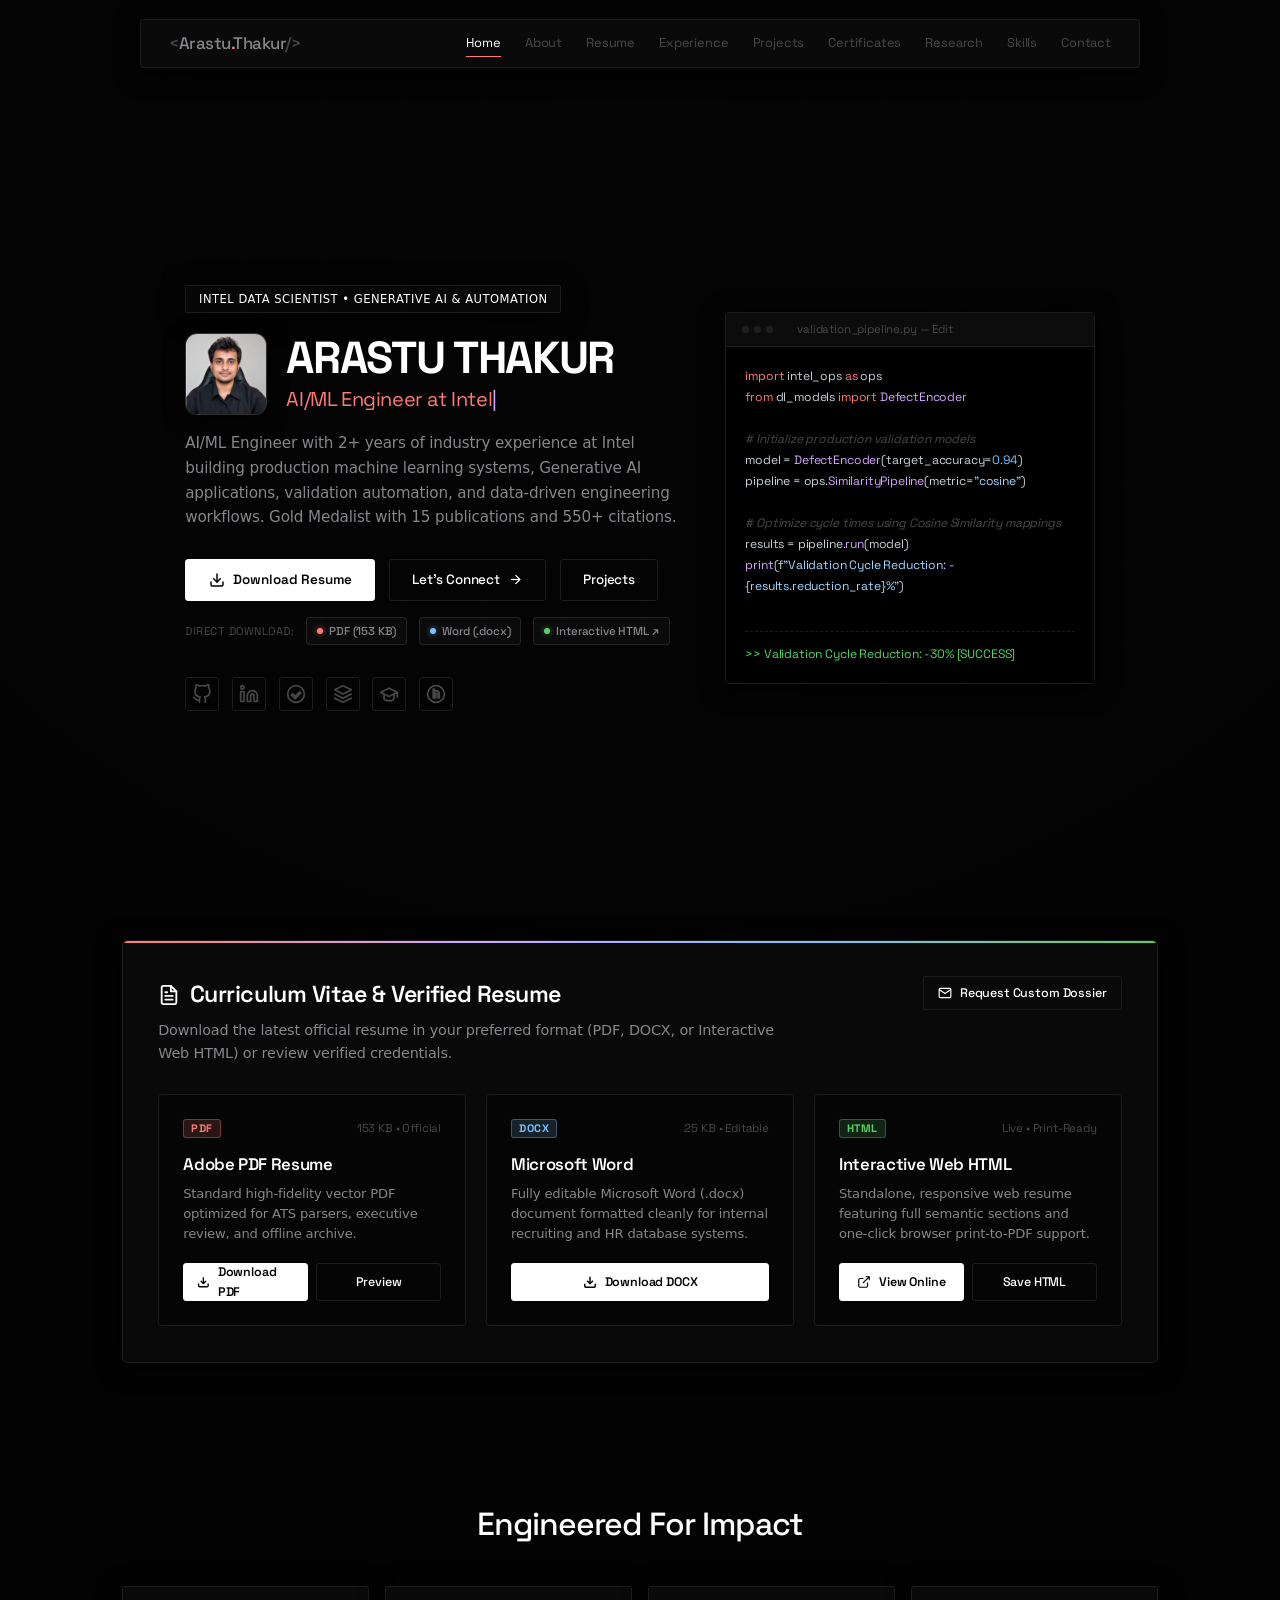
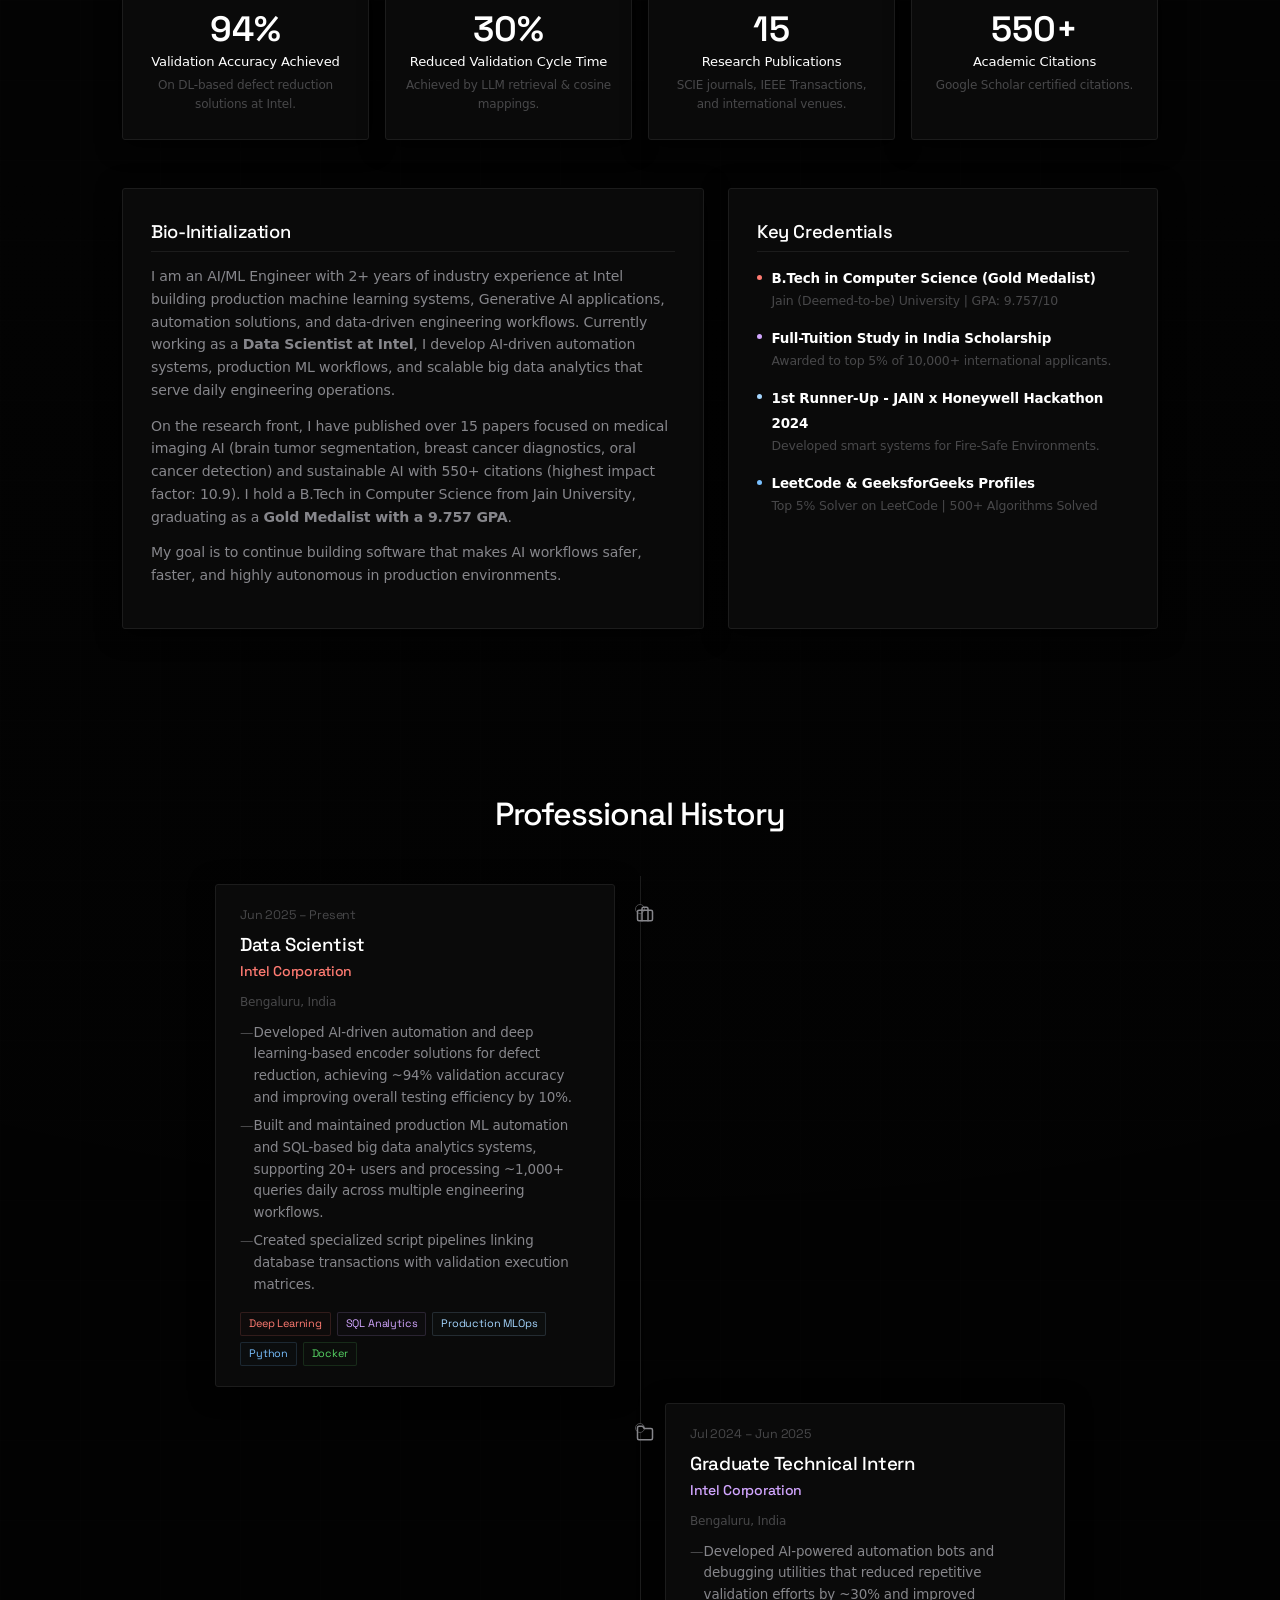
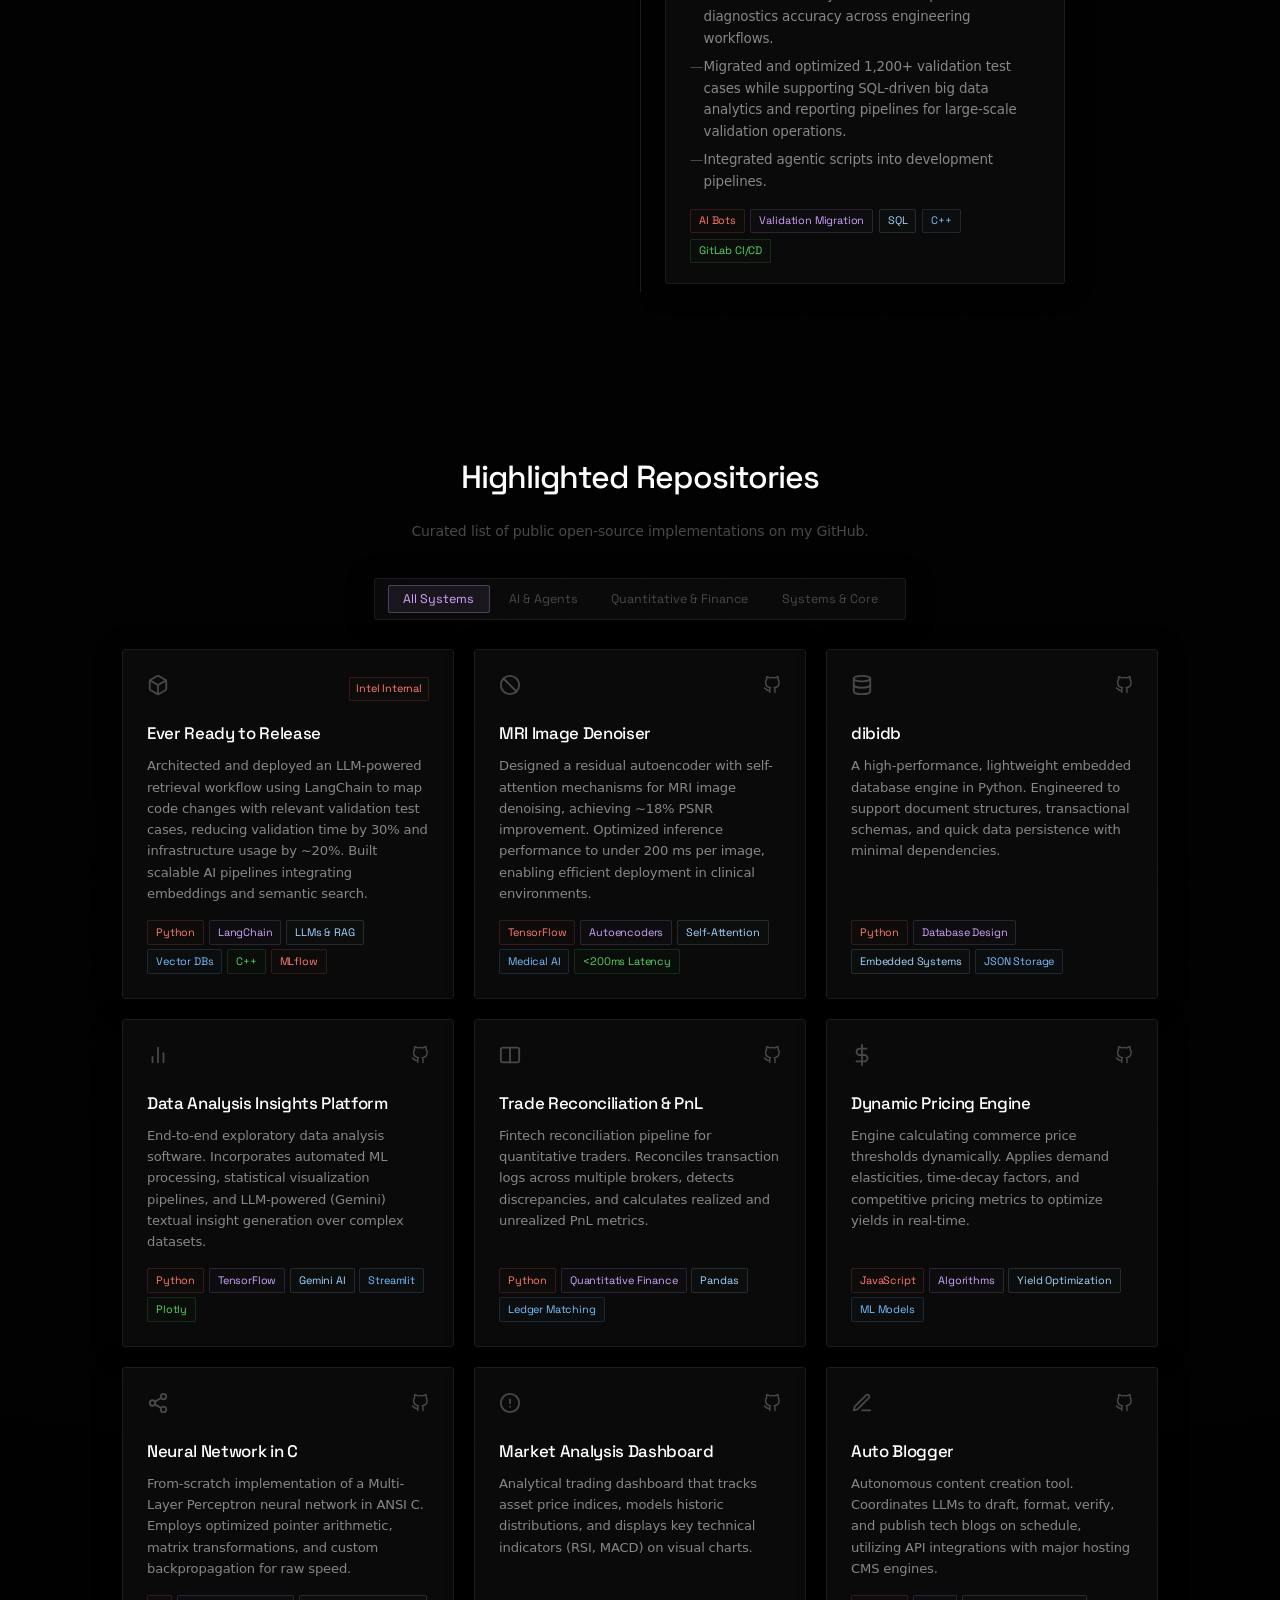
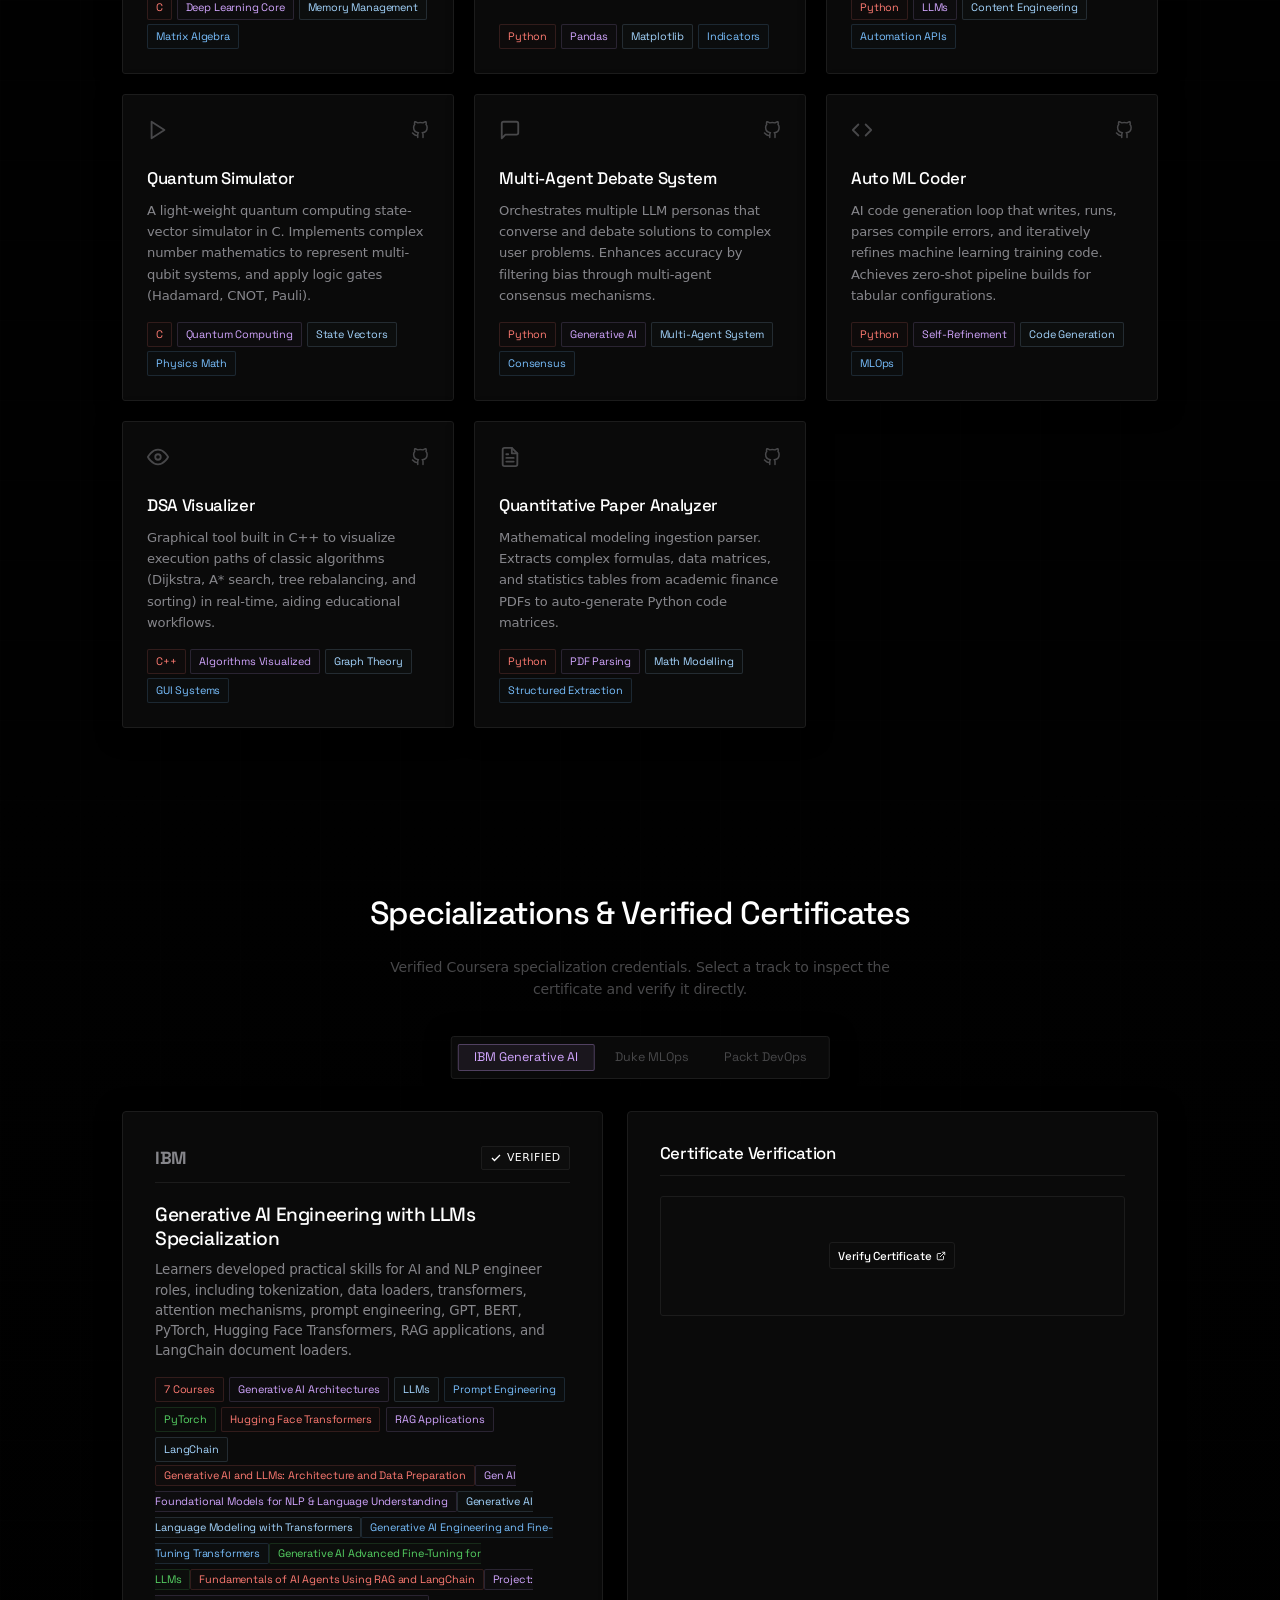
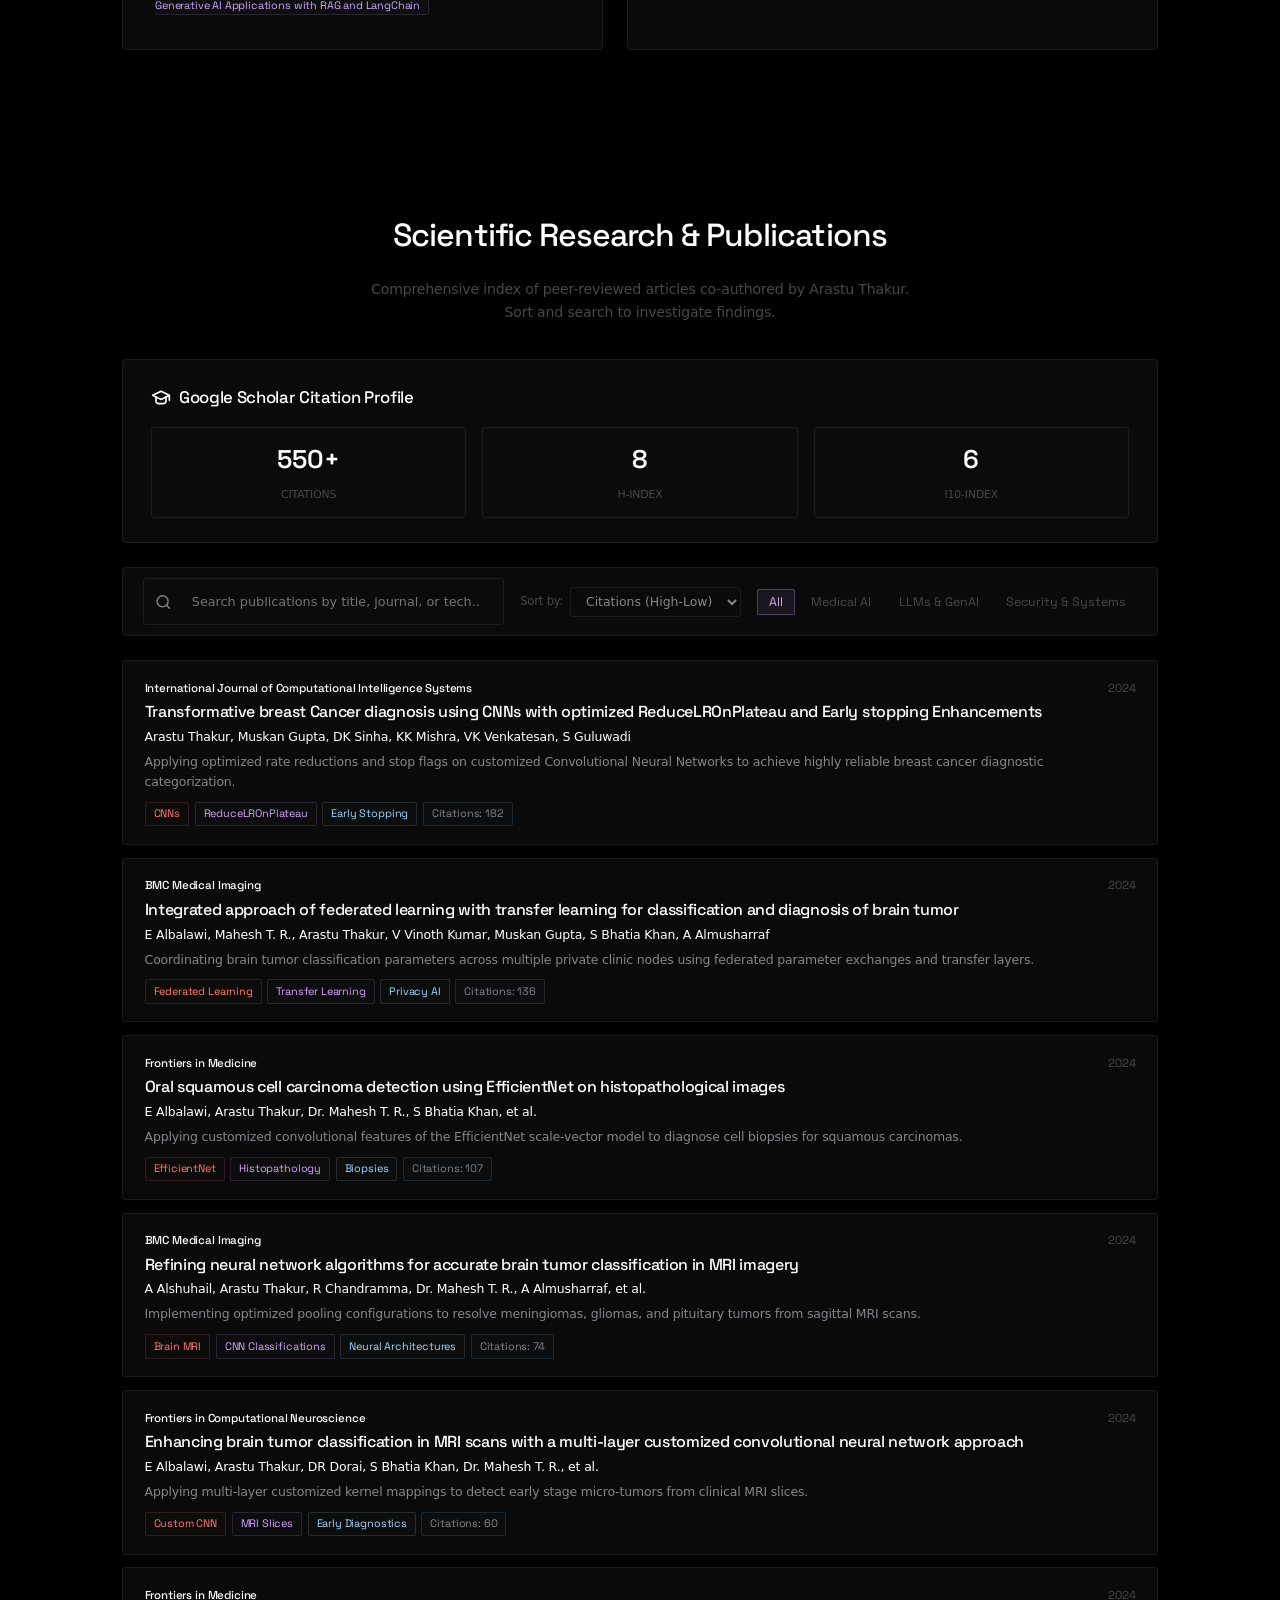
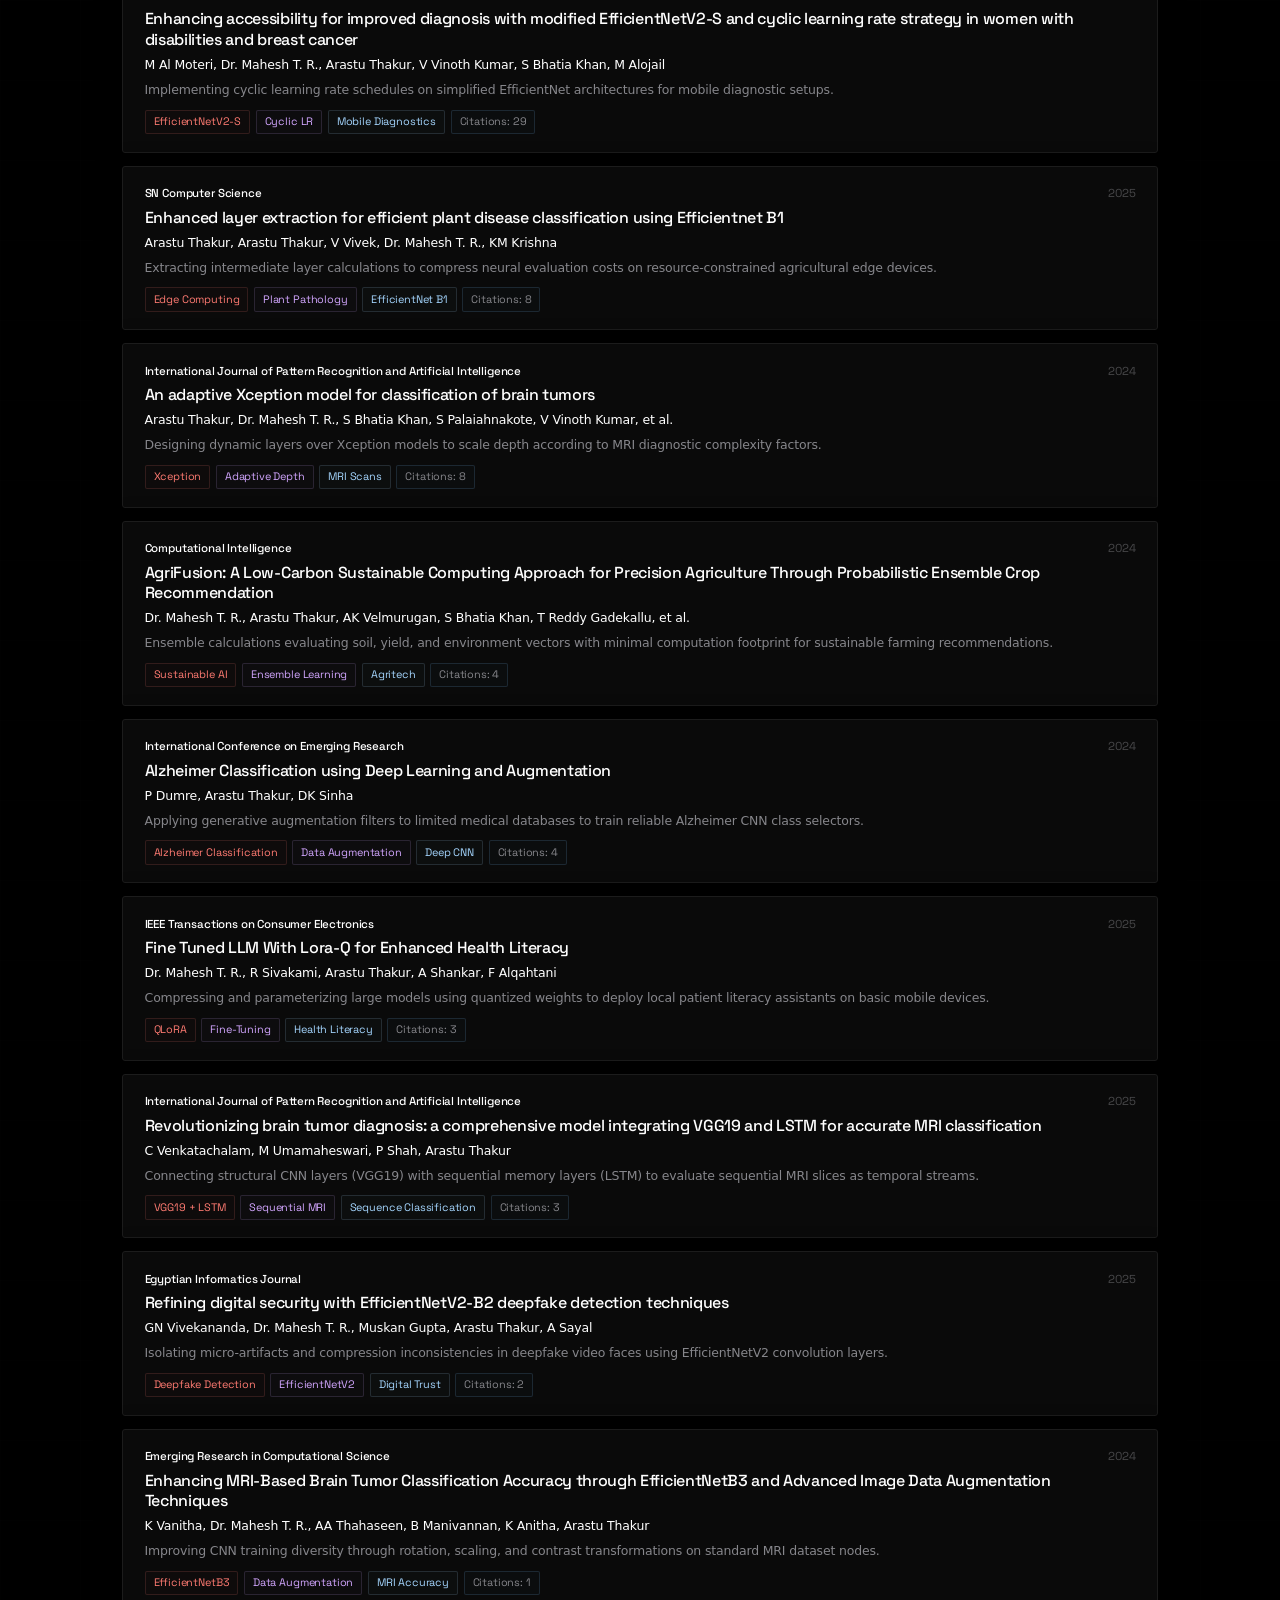
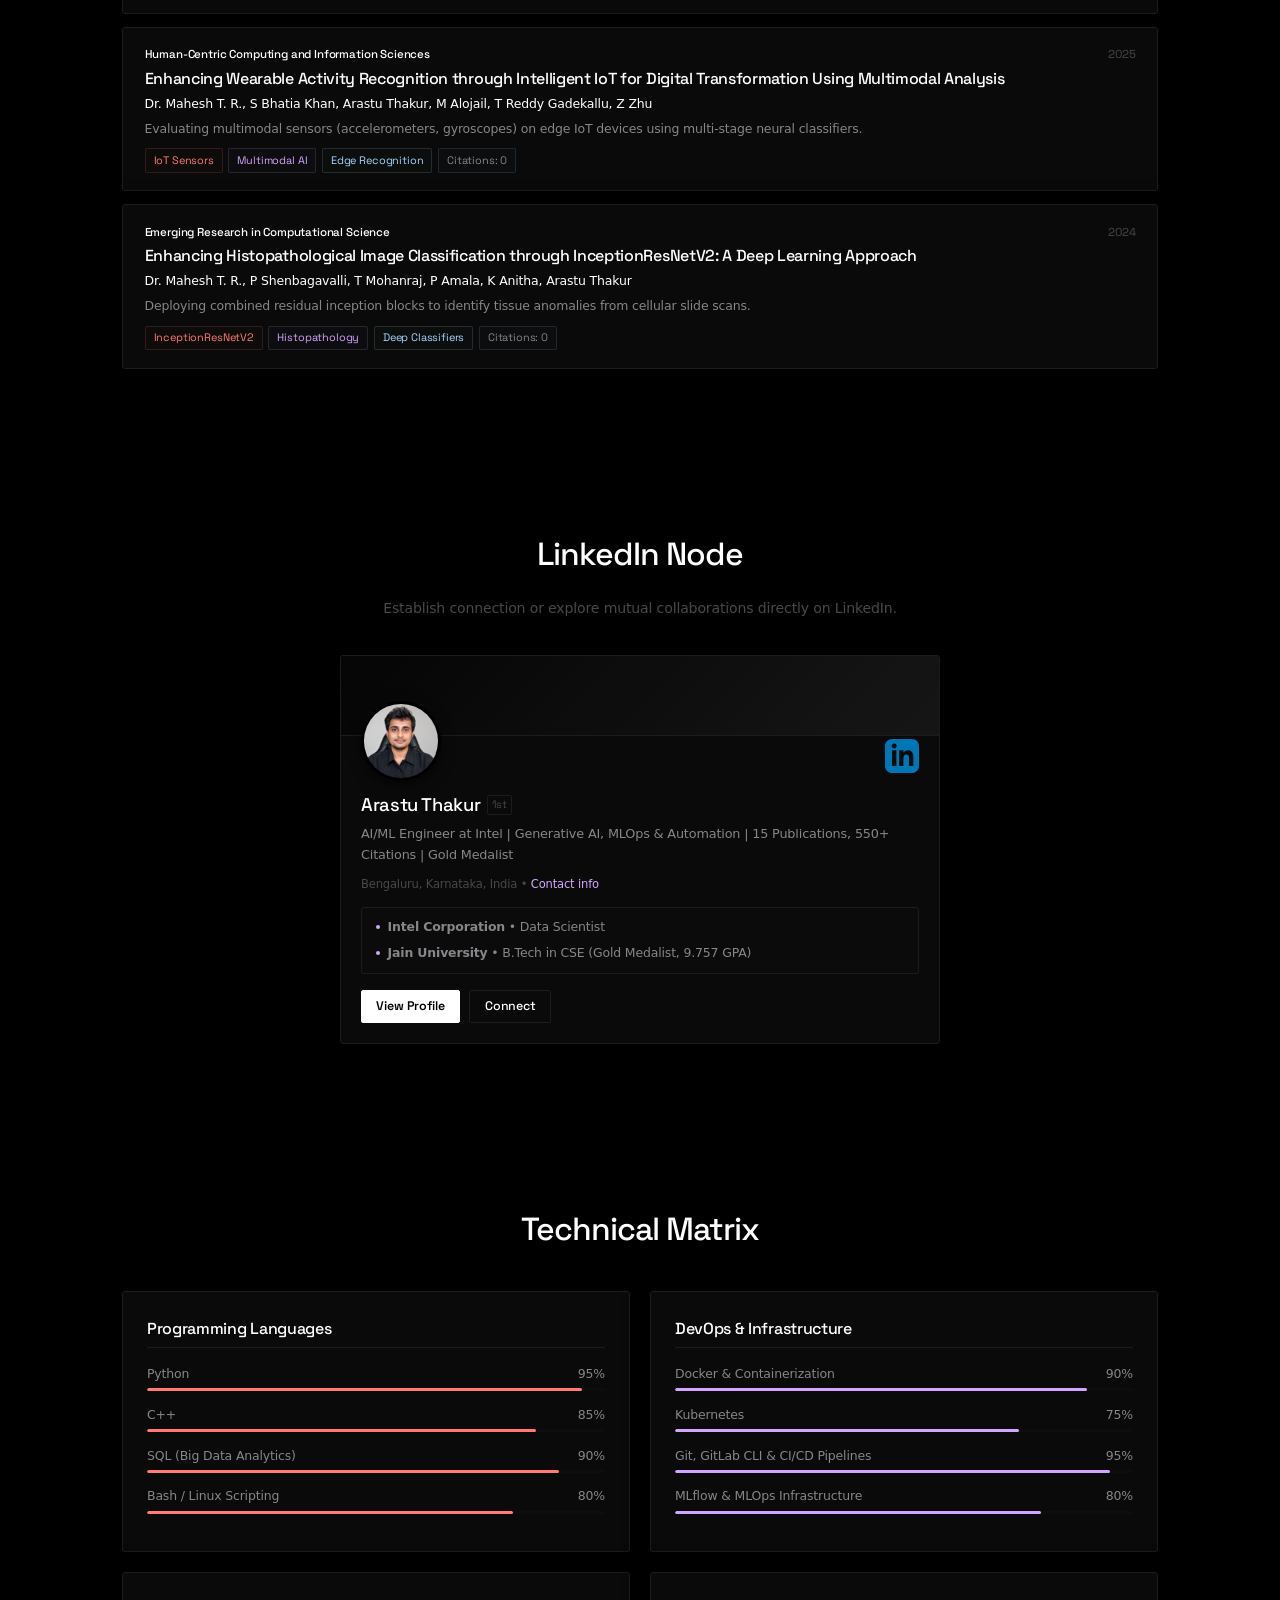
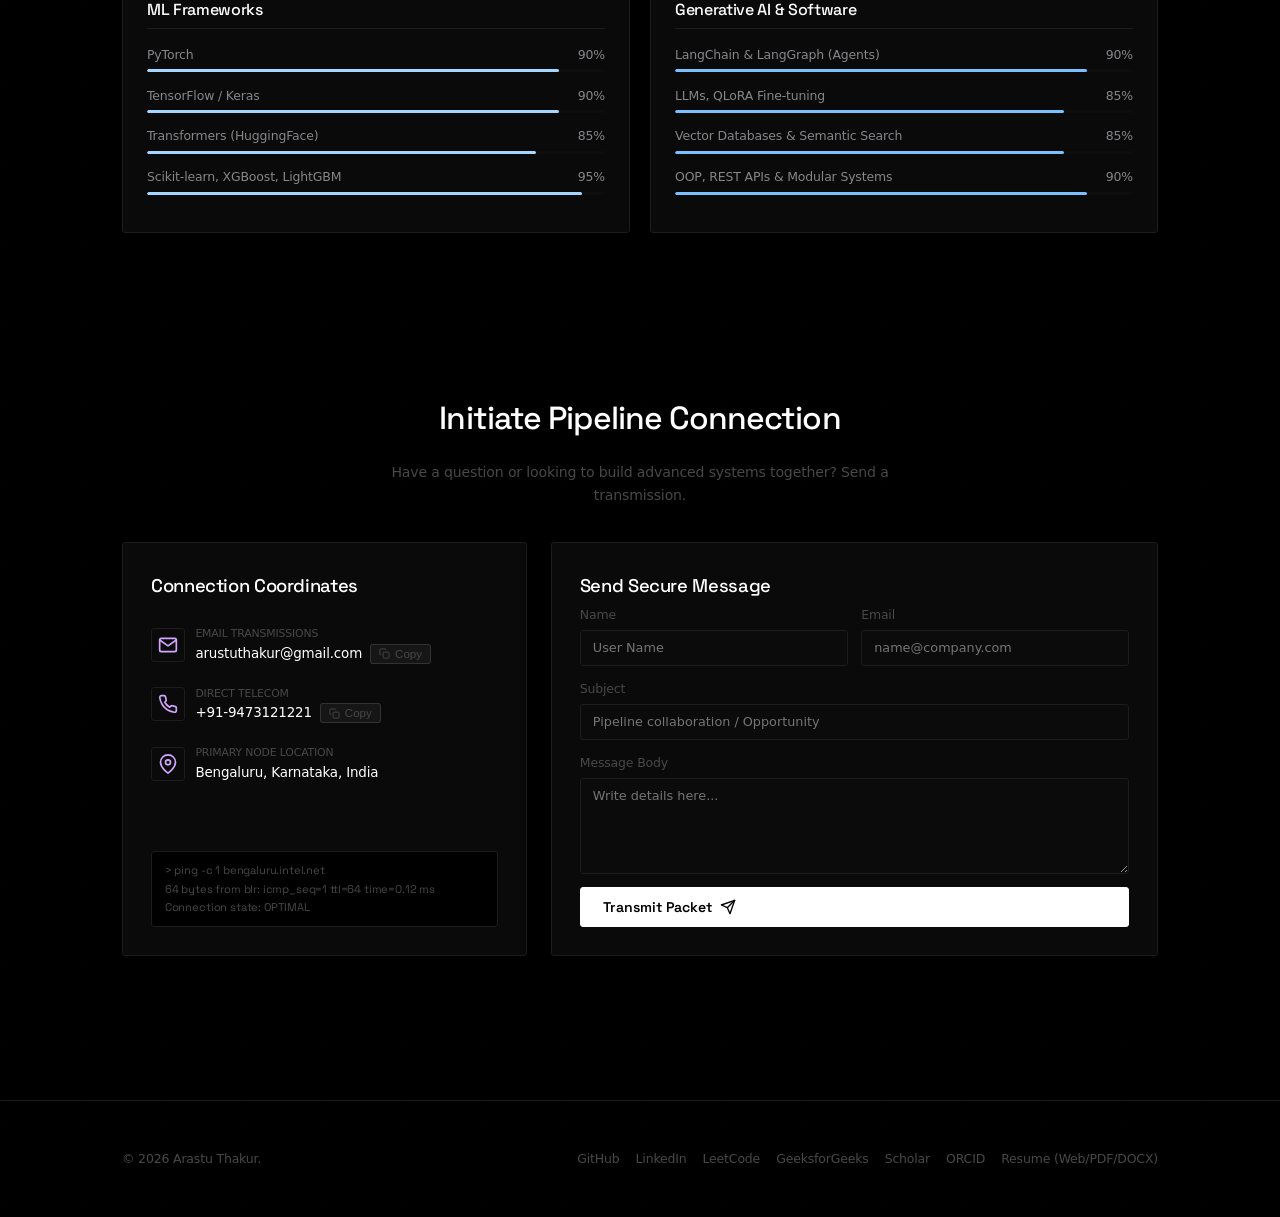
<file: index.html>
<!DOCTYPE html>
<html lang="en">
<head>
  <meta charset="UTF-8">
  <meta name="viewport" content="width=device-width, initial-scale=1.0">
  
  <!-- Primary SEO Meta Tags -->
  <title>Arastu Thakur | AI/ML Engineer & Data Scientist | Intel</title>
  <meta name="title" content="Arastu Thakur | AI/ML Engineer & Data Scientist | Intel">
  <meta name="description" content="Official portfolio of Arastu Thakur, AI/ML Engineer and Data Scientist at Intel. Specializing in Generative AI, LLMs, MLOps, automated validation, and deep learning. 15 publications, 550+ citations, Gold Medalist.">
  <meta name="keywords" content="Arastu Thakur, AI Engineer, ML Engineer, Data Scientist, Intel, Generative AI, LLMs, LangChain, LangGraph, MLOps, Docker, Kubernetes, PyTorch, TensorFlow, Publications, Research">
  <meta name="author" content="Arastu Thakur">
  <meta name="robots" content="index, follow">
  <link rel="canonical" href="https://arastuthakur.github.io/">
  <link rel="alternate" hreflang="x-default" href="https://arastuthakur.github.io/">
  <link rel="alternate" hreflang="en" href="https://arastuthakur.github.io/">
  <link rel="sitemap" type="application/xml" title="Sitemap" href="/sitemap.xml">
  <link rel="alternate" type="text/plain" title="LLM Context" href="/llms.txt">

  <!-- Mobile & UI Theme Color -->
  <meta name="theme-color" content="#000000">
  <meta name="color-scheme" content="dark">
  <meta name="apple-mobile-web-app-title" content="Arastu Thakur">
  <meta name="application-name" content="Arastu Thakur">

  <!-- Geographic & Regional Indexing -->
  <meta name="geo.region" content="IN-KA">
  <meta name="geo.placename" content="Bengaluru">
  <meta name="geo.position" content="12.9716;77.5946">
  <meta name="ICBM" content="12.9716, 77.5946">

  <!-- Dublin Core Discoverability -->
  <meta name="DC.title" content="Arastu Thakur | AI/ML Engineer &amp; Data Scientist">
  <meta name="DC.creator" content="Arastu Thakur">
  <meta name="DC.subject" content="Artificial Intelligence, Machine Learning, Generative AI, MLOps, Data Science, Intel Corporation, Deep Learning, Publications">
  <meta name="DC.description" content="Official portfolio of Arastu Thakur, AI/ML Engineer and Data Scientist at Intel. Specializing in Generative AI, LLMs, MLOps, automated validation, and deep learning. 15 publications, 550+ citations.">
  <meta name="DC.language" content="en">

  <!-- SVG Favicon -->
  <link rel="icon" type="image/svg+xml" href="data:image/svg+xml,%3Csvg xmlns='http://www.w3.org/2000/svg' viewBox='0 0 100 100'%3E%3Ccircle cx='50' cy='50' r='40' fill='%23000000' stroke='%231c1c1c' stroke-width='6'/%3E%3Ctext x='50%25' y='64%25' font-size='42' font-family='Space Grotesk, sans-serif' font-weight='bold' fill='%23ffffff' text-anchor='middle'%3EA%3C/text%3E%3C/svg%3E">

  <!-- Open Graph / Facebook -->
  <meta property="og:type" content="profile">
  <meta property="og:site_name" content="Arastu Thakur Portfolio">
  <meta property="og:locale" content="en_US">
  <meta property="og:url" content="https://arastuthakur.github.io/">
  <meta property="og:title" content="Arastu Thakur | AI/ML Engineer &amp; Data Scientist">
  <meta property="og:description" content="Data Scientist at Intel. Specializing in Generative AI, MLOps, and automated validation. 15 publications, 550+ citations. Gold Medalist.">
  <meta property="og:image" content="https://arastuthakur.github.io/profile.jpg">
  <meta property="og:image:alt" content="Arastu Thakur - AI/ML Engineer and Data Scientist at Intel">
  <meta property="profile:first_name" content="Arastu">
  <meta property="profile:last_name" content="Thakur">
  <meta property="profile:username" content="arastuthakur">

  <!-- Twitter -->
  <meta property="twitter:card" content="summary_large_image">
  <meta property="twitter:url" content="https://arastuthakur.github.io/">
  <meta property="twitter:title" content="Arastu Thakur | AI/ML Engineer &amp; Data Scientist">
  <meta property="twitter:description" content="AI/ML Engineer &amp; Data Scientist at Intel. Specializing in Generative AI, MLOps, and automated validation. 15 publications, 550+ citations.">
  <meta property="twitter:image" content="https://arastuthakur.github.io/profile.jpg">
  <meta property="twitter:image:alt" content="Arastu Thakur Portrait">

  <!-- Google Fonts -->
  <link rel="preconnect" href="https://fonts.googleapis.com">
  <link rel="preconnect" href="https://fonts.gstatic.com" crossorigin>
  <link href="https://fonts.googleapis.com/css2?family=Outfit:wght@300;400;500;600;700;800&family=Space+Grotesk:wght@300;400;500;600;700&display=swap" rel="stylesheet">

  <!-- Styling -->
  <link rel="stylesheet" href="./style.css?v=2.4.0">

  <!-- JSON-LD Structured Data for SEO, AEO, and GEO -->
  <script type="application/ld+json">
  {
    "@context": "https://schema.org",
    "@graph": [
      {
        "@type": "WebSite",
        "@id": "https://arastuthakur.github.io/#website",
        "url": "https://arastuthakur.github.io/",
        "name": "Arastu Thakur",
        "description": "Official Portfolio of Arastu Thakur, AI/ML Engineer and Data Scientist at Intel Corporation.",
        "inLanguage": "en"
      },
      {
        "@type": "ProfilePage",
        "@id": "https://arastuthakur.github.io/#profilepage",
        "url": "https://arastuthakur.github.io/",
        "name": "Arastu Thakur Portfolio & Research Node",
        "isPartOf": { "@id": "https://arastuthakur.github.io/#website" },
        "mainEntity": { "@id": "https://arastuthakur.github.io/#person" }
      },
      {
        "@type": "Person",
        "@id": "https://arastuthakur.github.io/#person",
        "name": "Arastu Thakur",
        "jobTitle": "Data Scientist & AI/ML Engineer",
        "worksFor": {
          "@type": "Organization",
          "name": "Intel Corporation",
          "url": "https://www.intel.com"
        },
        "alumnusOf": {
          "@type": "EducationalOrganization",
          "name": "Jain (Deemed-to-be) University",
          "url": "https://www.jainuniversity.ac.in/"
        },
        "url": "https://arastuthakur.github.io/",
        "image": "https://arastuthakur.github.io/profile.jpg",
        "sameAs": [
          "https://www.linkedin.com/in/arastuthakur/",
          "https://github.com/arastuthakur",
          "https://scholar.google.com/citations?user=x01czgsAAAAJ&hl=en",
          "https://orcid.org/0009-0006-4381-5500",
          "https://leetcode.com/u/arustuthakur/"
        ],
        "email": "arustuthakur@gmail.com",
        "telephone": "+91-9473121221",
        "description": "AI/ML Engineer with 2+ years of industry experience at Intel building production machine learning systems, Generative AI applications, automation solutions, and data-driven engineering workflows. Gold Medalist with 15 publications and 550+ citations.",
        "hasOccupation": {
          "@type": "Occupation",
          "name": "Data Scientist",
          "occupationalCategory": "15-2051.00",
          "skills": "Python, C++, SQL, PyTorch, TensorFlow, LLMs, LangChain, LangGraph, MLOps, Docker, Kubernetes, CI/CD"
        },
        "knowsAbout": [
          "Artificial Intelligence",
          "Machine Learning",
          "Generative AI",
          "Large Language Models",
          "LangChain",
          "LangGraph",
          "MLOps",
          "Docker",
          "Kubernetes",
          "PyTorch",
          "TensorFlow",
          "C++",
          "Python",
          "CI/CD"
        ],
        "award": [
          "Gold Medalist, Jain University",
          "Study in India Scholarship (Top 5% of 10,000+ applicants)",
          "1st Runner-Up - JAIN x Honeywell Hackathon 2024"
        ]
      }
    ]
  }
  </script>
</head>
<body>

  <!-- Navigation Bar -->
  <header>
    <div class="nav-container glass">
      <a href="#home" class="logo">
        <span class="logo-bracket">&lt;</span>Arastu<span class="logo-dot">.</span>Thakur<span class="logo-bracket">/&gt;</span>
      </a>
      <nav id="nav-links">
        <a href="#home" class="nav-item active">Home</a>
        <a href="#about" class="nav-item">About</a>
        <a href="#resume" class="nav-item">Resume</a>
        <a href="#experience" class="nav-item">Experience</a>
        <a href="#projects" class="nav-item">Projects</a>
        <a href="#certifications" class="nav-item">Certificates</a>
        <a href="#publications" class="nav-item">Research</a>
        <a href="#skills" class="nav-item">Skills</a>
        <a href="#contact" class="nav-item">Contact</a>
      </nav>
      <div class="menu-toggle" id="mobile-menu-btn">
        <div class="bar"></div>
        <div class="bar"></div>
        <div class="bar"></div>
      </div>
    </div>
  </header>

  <main>
    <!-- HERO SECTION -->
    <section id="home" class="hero-section">
      <div class="container hero-grid">
        <div class="hero-content">
          <div class="hero-tagline glass"><span> Intel Data Scientist &bull; Generative AI & Automation</span></div>
          <div class="hero-header-row">
            <div class="hero-avatar glass">
              <img src="profile.jpg" alt="Arastu Thakur" title="Arastu Thakur">
            </div>
            <div>
              <h1 class="hero-title">ARASTU THAKUR</h1>
              <h2 class="hero-subtitle">
                <span class="typing-text" id="typewriter-text"></span><span class="cursor">|</span>
              </h2>
            </div>
          </div>
          <p class="hero-desc">
            AI/ML Engineer with 2+ years of industry experience at Intel building production machine learning systems, Generative AI applications, validation automation, and data-driven engineering workflows. Gold Medalist with 15 publications and 550+ citations.
          </p>
          <div class="hero-buttons">
            <button class="btn btn-primary" id="open-resume-modal-btn" type="button" aria-haspopup="dialog" aria-expanded="false">
              <svg xmlns="http://www.w3.org/2000/svg" width="16" height="16" viewBox="0 0 24 24" fill="none" stroke="currentColor" stroke-width="2.2" stroke-linecap="round" stroke-linejoin="round"><path d="M21 15v4a2 2 0 0 1-2 2H5a2 2 0 0 1-2-2v-4"></path><polyline points="7 10 12 15 17 10"></polyline><line x1="12" y1="15" x2="12" y2="3"></line></svg>
              Download Resume
            </button>
            <a href="#contact" class="btn btn-outline">
              Let's Connect
              <svg xmlns="http://www.w3.org/2000/svg" width="15" height="15" viewBox="0 0 24 24" fill="none" stroke="currentColor" stroke-width="2"><line x1="5" y1="12" x2="19" y2="12"></line><polyline points="12 5 19 12 12 19"></polyline></svg>
            </a>
            <a href="#projects" class="btn btn-outline">Projects</a>
          </div>

          <!-- Direct 1-Click Format Quickbar -->
          <div class="hero-resume-quickbar">
            <span class="quickbar-label">Direct Download:</span>
            <a href="ArastuThakur.pdf" download="Arastu_Thakur_Resume.pdf" class="format-pill pdf" title="Download official PDF resume (153 KB)">
              <span class="pill-dot"></span> PDF (153 KB)
            </a>
            <a href="ArastuThakurResume.docx" download="Arastu_Thakur_Resume.docx" class="format-pill docx" title="Download Word resume (25 KB)">
              <span class="pill-dot"></span> Word (.docx)
            </a>
            <a href="./resume.html" target="_blank" class="format-pill html" title="Open Interactive Web Resume">
              <span class="pill-dot"></span> Interactive HTML &nearr;
            </a>
          </div>
          <div class="hero-socials">
            <a href="https://github.com/arastuthakur" target="_blank" aria-label="GitHub" class="social-icon">
              <svg xmlns="http://www.w3.org/2000/svg" width="20" height="20" viewBox="0 0 24 24" fill="none" stroke="currentColor" stroke-width="2" stroke-linecap="round" stroke-linejoin="round"><path d="M9 19c-5 1.5-5-2.5-7-3m14 6v-3.87a3.37 3.37 0 0 0-.94-2.61c3.14-.35 6.44-1.54 6.44-7A5.44 5.44 0 0 0 20 4.77 5.07 5.07 0 0 0 19.91 1S18.73.65 16 2.48a13.38 13.38 0 0 0-7 0C6.27.65 5.09 1 5.09 1A5.07 5.07 0 0 0 5 4.77a5.44 5.44 0 0 0-1.5 3.78c0 5.42 3.3 6.61 6.44 7A3.37 3.37 0 0 0 9 18.13V22"></path></svg>
            </a>
            <a href="https://www.linkedin.com/in/arastuthakur" target="_blank" aria-label="LinkedIn" class="social-icon">
              <svg xmlns="http://www.w3.org/2000/svg" width="20" height="20" viewBox="0 0 24 24" fill="none" stroke="currentColor" stroke-width="2" stroke-linecap="round" stroke-linejoin="round"><path d="M16 8a6 6 0 0 1 6 6v7h-4v-7a2 2 0 0 0-2-2 2 2 0 0 0-2 2v7h-4v-7a6 6 0 0 1 6-6z"></path><rect x="2" y="9" width="4" height="12"></rect><circle cx="4" cy="4" r="2"></circle></svg>
            </a>
            <a href="https://leetcode.com/u/arustuthakur/" target="_blank" aria-label="LeetCode" class="social-icon">
              <svg xmlns="http://www.w3.org/2000/svg" width="20" height="20" viewBox="0 0 24 24" fill="none" stroke="currentColor" stroke-width="2" stroke-linecap="round" stroke-linejoin="round"><path d="M12 2C6.48 2 2 6.48 2 12s4.48 10 10 10 10-4.48 10-10S17.52 2 12 2zm-1 15.5L6.5 13l1.41-1.41L11 14.67l5.09-5.09L17.5 11 11 17.5z"></path></svg>
            </a>
            <a href="https://www.geeksforgeeks.org/user/arustuthakur/" target="_blank" aria-label="GeeksforGeeks" class="social-icon">
              <svg xmlns="http://www.w3.org/2000/svg" width="20" height="20" viewBox="0 0 24 24" fill="none" stroke="currentColor" stroke-width="2" stroke-linecap="round" stroke-linejoin="round"><path d="M12 2L2 7l10 5 10-5-10-5zM2 17l10 5 10-5M2 12l10 5 10-5"></path></svg>
            </a>
            <a href="https://scholar.google.com/citations?user=x01czgsAAAAJ&hl=en" target="_blank" aria-label="Google Scholar" class="social-icon">
              <svg xmlns="http://www.w3.org/2000/svg" width="20" height="20" viewBox="0 0 24 24" fill="none" stroke="currentColor" stroke-width="2" stroke-linecap="round" stroke-linejoin="round"><path d="M22 10v6M2 10l10-5 10 5-10 5z"></path><path d="M6 12v5c0 2 2 3 6 3s6-1 6-3v-5"></path></svg>
            </a>
            <a href="https://orcid.org/0009-0006-4381-5500" target="_blank" aria-label="ORCID" class="social-icon">
              <svg xmlns="http://www.w3.org/2000/svg" width="20" height="20" viewBox="0 0 24 24" fill="none" stroke="currentColor" stroke-width="2" stroke-linecap="round" stroke-linejoin="round"><path d="M12 2C6.48 2 2 6.48 2 12s4.48 10 10 10 10-4.48 10-10S17.52 2 12 2zm-1.8 14.8h-1.6V8.2h1.6v7.8zm0-9h-1.6V6.2h1.6v1.6zm5.8 9h-1.6v-3.7c0-1.1-.9-2-2-2h-.6v5.7h-1.6V8.2h2.2c2 0 3.6 1.6 3.6 3.6v4z"></path></svg>
            </a>
          </div>
        </div>

        <!-- Code Snippet Workspace Mock -->
        <div class="hero-visual">
          <div class="terminal-widget glass">
            <div class="terminal-header">
              <div class="terminal-dots">
                <span class="dot red"></span>
                <span class="dot yellow"></span>
                <span class="dot green"></span>
              </div>
              <div class="terminal-title">validation_pipeline.py — Edit</div>
            </div>
            <div class="terminal-body" id="terminal-output">
              <pre><code class="language-python"><span class="code-kw">import</span> intel_ops <span class="code-kw">as</span> ops
<span class="code-kw">from</span> dl_models <span class="code-kw">import</span> <span class="code-fn">DefectEncoder</span>

<span class="code-comment"># Initialize production validation models</span>
model = <span class="code-fn">DefectEncoder</span>(target_accuracy=<span class="code-num">0.94</span>)
pipeline = ops.<span class="code-fn">SimilarityPipeline</span>(metric=<span class="code-str">"cosine"</span>)

<span class="code-comment"># Optimize cycle times using Cosine Similarity mappings</span>
results = pipeline.<span class="code-fn">run</span>(model)
<span class="code-fn">print</span>(f<span class="code-str">"Validation Cycle Reduction: -{results.reduction_rate}%"</span>)

<span class="code-output">&gt;&gt; Validation Cycle Reduction: -30% [SUCCESS]</span></code></pre>
            </div>
          </div>
        </div>
      </div>
    </section>

    <!-- RESUME & VERIFIED CREDENTIALS HUB SECTION -->
    <section id="resume" class="resume-hub-section scroll-offset">
      <div class="container">
        <div class="resume-hub-card glass">
          <div class="resume-hub-header">
            <div class="resume-hub-title-group">
              <h3>
                <svg xmlns="http://www.w3.org/2000/svg" width="22" height="22" viewBox="0 0 24 24" fill="none" stroke="currentColor" stroke-width="2" stroke-linecap="round" stroke-linejoin="round"><path d="M14 2H6a2 2 0 0 0-2 2v16a2 2 0 0 0 2 2h12a2 2 0 0 0 2-2V8z"></path><polyline points="14 2 14 8 20 8"></polyline><line x1="16" y1="13" x2="8" y2="13"></line><line x1="16" y1="17" x2="8" y2="17"></line><polyline points="10 9 9 9 8 9"></polyline></svg>
                Curriculum Vitae &amp; Verified Resume
              </h3>
              <p>Download the latest official resume in your preferred format (PDF, DOCX, or Interactive Web HTML) or review verified credentials.</p>
            </div>
            <a href="mailto:arustuthakur@gmail.com" class="btn btn-outline btn-sm">
              <svg xmlns="http://www.w3.org/2000/svg" width="14" height="14" viewBox="0 0 24 24" fill="none" stroke="currentColor" stroke-width="2"><path d="M4 4h16c1.1 0 2 .9 2 2v12c0 1.1-.9 2-2 2H4c-1.1 0-2-.9-2-2V6c0-1.1.9-2 2-2z"></path><polyline points="22,6 12,13 2,6"></polyline></svg>
              Request Custom Dossier
            </a>
          </div>

          <div class="resume-options-grid">
            <!-- PDF Card -->
            <div class="resume-option-card">
              <div class="option-card-top">
                <div class="option-badge-row">
                  <span class="format-badge pdf">PDF</span>
                  <span class="option-meta">153 KB &bull; Official</span>
                </div>
                <h4 class="option-card-title">Adobe PDF Resume</h4>
                <p class="option-card-desc">Standard high-fidelity vector PDF optimized for ATS parsers, executive review, and offline archive.</p>
              </div>
              <div class="option-card-actions">
                <a href="ArastuThakur.pdf" download="Arastu_Thakur_Resume.pdf" class="btn btn-primary" title="Download Arastu_Thakur_Resume.pdf">
                  <svg xmlns="http://www.w3.org/2000/svg" width="14" height="14" viewBox="0 0 24 24" fill="none" stroke="currentColor" stroke-width="2.5"><path d="M21 15v4a2 2 0 0 1-2 2H5a2 2 0 0 1-2-2v-4"></path><polyline points="7 10 12 15 17 10"></polyline><line x1="12" y1="15" x2="12" y2="3"></line></svg>
                  Download PDF
                </a>
                <a href="ArastuThakur.pdf" target="_blank" class="btn btn-outline" title="Preview PDF in browser">
                  Preview
                </a>
              </div>
            </div>

            <!-- DOCX Card -->
            <div class="resume-option-card">
              <div class="option-card-top">
                <div class="option-badge-row">
                  <span class="format-badge docx">DOCX</span>
                  <span class="option-meta">25 KB &bull; Editable</span>
                </div>
                <h4 class="option-card-title">Microsoft Word</h4>
                <p class="option-card-desc">Fully editable Microsoft Word (.docx) document formatted cleanly for internal recruiting and HR database systems.</p>
              </div>
              <div class="option-card-actions">
                <a href="ArastuThakurResume.docx" download="Arastu_Thakur_Resume.docx" class="btn btn-primary" title="Download Arastu_Thakur_Resume.docx">
                  <svg xmlns="http://www.w3.org/2000/svg" width="14" height="14" viewBox="0 0 24 24" fill="none" stroke="currentColor" stroke-width="2.5"><path d="M21 15v4a2 2 0 0 1-2 2H5a2 2 0 0 1-2-2v-4"></path><polyline points="7 10 12 15 17 10"></polyline><line x1="12" y1="15" x2="12" y2="3"></line></svg>
                  Download DOCX
                </a>
              </div>
            </div>

            <!-- HTML Card -->
            <div class="resume-option-card">
              <div class="option-card-top">
                <div class="option-badge-row">
                  <span class="format-badge html">HTML</span>
                  <span class="option-meta">Live &bull; Print-Ready</span>
                </div>
                <h4 class="option-card-title">Interactive Web HTML</h4>
                <p class="option-card-desc">Standalone, responsive web resume featuring full semantic sections and one-click browser print-to-PDF support.</p>
              </div>
              <div class="option-card-actions">
                <a href="./resume.html" target="_blank" class="btn btn-primary" title="Open Interactive Web Resume">
                  <svg xmlns="http://www.w3.org/2000/svg" width="14" height="14" viewBox="0 0 24 24" fill="none" stroke="currentColor" stroke-width="2"><path d="M18 13v6a2 2 0 0 1-2 2H5a2 2 0 0 1-2-2V8a2 2 0 0 1 2-2h6"></path><polyline points="15 3 21 3 21 9"></polyline><line x1="10" y1="14" x2="21" y2="3"></line></svg>
                  View Online
                </a>
                <a href="./resume.html" download="Arastu_Thakur_Resume.html" class="btn btn-outline" title="Save HTML file directly">
                  Save HTML
                </a>
              </div>
            </div>
          </div>
        </div>
      </div>
    </section>

    <!-- METRICS & ABOUT SECTION -->
    <section id="about" class="about-section scroll-offset">
      <div class="container">
        <h2 class="section-title text-center">Engineered For Impact</h2>
        
        <!-- Metrics Grid -->
        <div class="metrics-grid">
          <div class="metric-card glass">
            <div class="metric-num-wrapper">
              <span class="metric-number" data-target="94">0</span><span class="metric-suffix">%</span>
            </div>
            <p class="metric-label">Validation Accuracy Achieved</p>
            <p class="metric-sub">On DL-based defect reduction solutions at Intel.</p>
          </div>

          <div class="metric-card glass">
            <div class="metric-num-wrapper">
              <span class="metric-number" data-target="30">0</span><span class="metric-suffix">%</span>
            </div>
            <p class="metric-label">Reduced Validation Cycle Time</p>
            <p class="metric-sub">Achieved by LLM retrieval &amp; cosine mappings.</p>
          </div>

          <div class="metric-card glass">
            <div class="metric-num-wrapper">
              <span class="metric-number" data-target="15">0</span><span class="metric-suffix"></span>
            </div>
            <p class="metric-label">Research Publications</p>
            <p class="metric-sub">SCIE journals, IEEE Transactions, and international venues.</p>
          </div>

          <div class="metric-card glass">
            <div class="metric-num-wrapper">
              <span class="metric-number" data-target="550">0</span><span class="metric-suffix">+</span>
            </div>
            <p class="metric-label">Academic Citations</p>
            <p class="metric-sub">Google Scholar certified citations.</p>
          </div>
        </div>

        <div class="about-content-grid">
          <div class="about-bio glass">
            <h3>Bio-Initialization</h3>
            <p>
              I am an AI/ML Engineer with 2+ years of industry experience at Intel building production machine learning systems, Generative AI applications, automation solutions, and data-driven engineering workflows. Currently working as a <strong>Data Scientist at Intel</strong>, I develop AI-driven automation systems, production ML workflows, and scalable big data analytics that serve daily engineering operations.
            </p>
            <p>
              On the research front, I have published over 15 papers focused on medical imaging AI (brain tumor segmentation, breast cancer diagnostics, oral cancer detection) and sustainable AI with 550+ citations (highest impact factor: 10.9). I hold a B.Tech in Computer Science from Jain University, graduating as a <strong>Gold Medalist with a 9.757 GPA</strong>.
            </p>
            <p>
              My goal is to continue building software that makes AI workflows safer, faster, and highly autonomous in production environments.
            </p>
          </div>

          <div class="about-academic glass">
            <h3>Key Credentials</h3>
            <div class="credential-item">
              <span class="cred-dot cyan"></span>
              <div>
                <strong>B.Tech in Computer Science (Gold Medalist)</strong>
                <p>Jain (Deemed-to-be) University | GPA: 9.757/10</p>
              </div>
            </div>
            <div class="credential-item">
              <span class="cred-dot purple"></span>
              <div>
                <strong>Full-Tuition Study in India Scholarship</strong>
                <p>Awarded to top 5% of 10,000+ international applicants.</p>
              </div>
            </div>
            <div class="credential-item">
              <span class="cred-dot green"></span>
              <div>
                <strong>1st Runner-Up - JAIN x Honeywell Hackathon 2024</strong>
                <p>Developed smart systems for Fire-Safe Environments.</p>
              </div>
            </div>
            <div class="credential-item">
              <span class="cred-dot yellow"></span>
              <div>
                <strong>LeetCode & GeeksforGeeks Profiles</strong>
                <p>Top 5% Solver on LeetCode | 500+ Algorithms Solved</p>
              </div>
            </div>
          </div>
        </div>
      </div>
    </section>

    <!-- EXPERIENCE SECTION -->
    <section id="experience" class="experience-section scroll-offset">
      <div class="container">
        <h2 class="section-title text-center">Professional History</h2>
        
        <div class="timeline">
          
          <!-- Experience Item 1 -->
          <div class="timeline-item left">
            <div class="timeline-badge">
              <svg xmlns="http://www.w3.org/2000/svg" width="18" height="18" viewBox="0 0 24 24" fill="none" stroke="currentColor" stroke-width="2" stroke-linecap="round" stroke-linejoin="round"><rect x="2" y="7" width="20" height="14" rx="2" ry="2"></rect><path d="M16 21V5a2 2 0 0 0-2-2h-4a2 2 0 0 0-2 2v16"></path></svg>
            </div>
            <div class="timeline-content glass">
              <span class="timeline-date">Jun 2025 – Present</span>
              <h3>Data Scientist</h3>
              <h4 class="company-name text-cyan">Intel Corporation</h4>
              <p class="location">Bengaluru, India</p>
              <ul class="experience-details">
                <li>Developed AI-driven automation and deep learning-based encoder solutions for defect reduction, achieving ~94% validation accuracy and improving overall testing efficiency by 10%.</li>
                <li>Built and maintained production ML automation and SQL-based big data analytics systems, supporting 20+ users and processing ~1,000+ queries daily across multiple engineering workflows.</li>
                <li>Created specialized script pipelines linking database transactions with validation execution matrices.</li>
              </ul>
              <div class="tech-tags">
                <span class="tag">Deep Learning</span>
                <span class="tag">SQL Analytics</span>
                <span class="tag">Production MLOps</span>
                <span class="tag">Python</span>
                <span class="tag">Docker</span>
              </div>
            </div>
          </div>

          <!-- Experience Item 2 -->
          <div class="timeline-item right">
            <div class="timeline-badge">
              <svg xmlns="http://www.w3.org/2000/svg" width="18" height="18" viewBox="0 0 24 24" fill="none" stroke="currentColor" stroke-width="2" stroke-linecap="round" stroke-linejoin="round"><path d="M22 19a2 2 0 0 1-2 2H4a2 2 0 0 1-2-2V5a2 2 0 0 1 2-2h5l2 3h9a2 2 0 0 1 2 2z"></path></svg>
            </div>
            <div class="timeline-content glass">
              <span class="timeline-date">Jul 2024 – Jun 2025</span>
              <h3>Graduate Technical Intern</h3>
              <h4 class="company-name text-purple">Intel Corporation</h4>
              <p class="location">Bengaluru, India</p>
              <ul class="experience-details">
                <li>Developed AI-powered automation bots and debugging utilities that reduced repetitive validation efforts by ~30% and improved diagnostics accuracy across engineering workflows.</li>
                <li>Migrated and optimized 1,200+ validation test cases while supporting SQL-driven big data analytics and reporting pipelines for large-scale validation operations.</li>
                <li>Integrated agentic scripts into development pipelines.</li>
              </ul>
              <div class="tech-tags">
                <span class="tag">AI Bots</span>
                <span class="tag">Validation Migration</span>
                <span class="tag">SQL</span>
                <span class="tag">C++</span>
                <span class="tag">GitLab CI/CD</span>
              </div>
            </div>
          </div>

        </div>
      </div>
    </section>

    <!-- PROJECTS SECTION -->
    <section id="projects" class="projects-section scroll-offset">
      <div class="container">
        <h2 class="section-title text-center">Highlighted Repositories</h2>
        <p class="section-desc text-center">Curated list of public open-source implementations on my GitHub.</p>
        
        <!-- Projects Filter Tabs -->
        <div class="project-filter-container glass">
          <div class="filter-tabs">
            <button class="project-filter-btn active" data-proj-filter="all">All Systems</button>
            <button class="project-filter-btn" data-proj-filter="ai">AI & Agents</button>
            <button class="project-filter-btn" data-proj-filter="quant">Quantitative & Finance</button>
            <button class="project-filter-btn" data-proj-filter="core">Systems & Core</button>
          </div>
        </div>

        <div class="projects-grid" id="projects-list-container">
          
          <!-- Project: Ever Ready to Release (Intel) -->
          <div class="project-card glass" data-proj-category="ai">
            <div class="project-header">
              <div class="project-icon">
                <svg xmlns="http://www.w3.org/2000/svg" width="22" height="22" viewBox="0 0 24 24" fill="none" stroke="currentColor" stroke-width="2" stroke-linecap="round" stroke-linejoin="round"><path d="M21 16V8a2 2 0 0 0-1-1.73l-7-4a2 2 0 0 0-2 0l-7 4A2 2 0 0 0 3 8v8a2 2 0 0 0 1 1.73l7 4a2 2 0 0 0 2 0l7-4A2 2 0 0 0 21 16z"></path><polyline points="3.27 6.96 12 12.01 20.73 6.96"></polyline><line x1="12" y1="22.08" x2="12" y2="12"></line></svg>
              </div>
              <div class="project-links">
                <span class="tag" style="font-size: 0.68rem; padding: 2px 6px;">Intel Internal</span>
              </div>
            </div>
            <h3 class="project-title">Ever Ready to Release</h3>
            <p class="project-desc">
              Architected and deployed an LLM-powered retrieval workflow using LangChain to map code changes with relevant validation test cases, reducing validation time by 30% and infrastructure usage by ~20%. Built scalable AI pipelines integrating embeddings and semantic search.
            </p>
            <div class="project-tech">
              <span class="tag">Python</span>
              <span class="tag">LangChain</span>
              <span class="tag">LLMs &amp; RAG</span>
              <span class="tag">Vector DBs</span>
              <span class="tag">C++</span>
              <span class="tag">MLflow</span>
            </div>
          </div>

          <!-- Project: MRI Image Denoiser -->
          <div class="project-card glass" data-proj-category="ai">
            <div class="project-header">
              <div class="project-icon">
                <svg xmlns="http://www.w3.org/2000/svg" width="22" height="22" viewBox="0 0 24 24" fill="none" stroke="currentColor" stroke-width="2" stroke-linecap="round" stroke-linejoin="round"><circle cx="12" cy="12" r="10"></circle><line x1="4.93" y1="4.93" x2="19.07" y2="19.07"></line></svg>
              </div>
              <div class="project-links">
                <a href="https://github.com/arastuthakur/mri-image-denoiser" target="_blank" class="github-link" aria-label="GitHub Repo">
                  <svg xmlns="http://www.w3.org/2000/svg" width="18" height="18" viewBox="0 0 24 24" fill="none" stroke="currentColor" stroke-width="2" stroke-linecap="round" stroke-linejoin="round"><path d="M9 19c-5 1.5-5-2.5-7-3m14 6v-3.87a3.37 3.37 0 0 0-.94-2.61c3.14-.35 6.44-1.54 6.44-7A5.44 5.44 0 0 0 20 4.77 5.07 5.07 0 0 0 19.91 1S18.73.65 16 2.48a13.38 13.38 0 0 0-7 0C6.27.65 5.09 1 5.09 1A5.07 5.07 0 0 0 5 4.77a5.44 5.44 0 0 0-1.5 3.78c0 5.42 3.3 6.61 6.44 7A3.37 3.37 0 0 0 9 18.13V22"></path></svg>
                </a>
              </div>
            </div>
            <h3 class="project-title">MRI Image Denoiser</h3>
            <p class="project-desc">
              Designed a residual autoencoder with self-attention mechanisms for MRI image denoising, achieving ~18% PSNR improvement. Optimized inference performance to under 200 ms per image, enabling efficient deployment in clinical environments.
            </p>
            <div class="project-tech">
              <span class="tag">TensorFlow</span>
              <span class="tag">Autoencoders</span>
              <span class="tag">Self-Attention</span>
              <span class="tag">Medical AI</span>
              <span class="tag">&lt;200ms Latency</span>
            </div>
          </div>

          <!-- Project 1 (dibidb) -->
          <div class="project-card glass" data-proj-category="core">
            <div class="project-header">
              <div class="project-icon">
                <svg xmlns="http://www.w3.org/2000/svg" width="22" height="22" viewBox="0 0 24 24" fill="none" stroke="currentColor" stroke-width="2" stroke-linecap="round" stroke-linejoin="round"><ellipse cx="12" cy="5" rx="9" ry="3"></ellipse><path d="M3 5v14c0 1.66 4 3 9 3s9-1.34 9-3V5"></path><path d="M3 12c0 1.66 4 3 9 3s9-1.34 9-3"></path></svg>
              </div>
              <div class="project-links">
                <a href="https://github.com/arastuthakur/dibidb" target="_blank" class="github-link" aria-label="GitHub Repo">
                  <svg xmlns="http://www.w3.org/2000/svg" width="18" height="18" viewBox="0 0 24 24" fill="none" stroke="currentColor" stroke-width="2" stroke-linecap="round" stroke-linejoin="round"><path d="M9 19c-5 1.5-5-2.5-7-3m14 6v-3.87a3.37 3.37 0 0 0-.94-2.61c3.14-.35 6.44-1.54 6.44-7A5.44 5.44 0 0 0 20 4.77 5.07 5.07 0 0 0 19.91 1S18.73.65 16 2.48a13.38 13.38 0 0 0-7 0C6.27.65 5.09 1 5.09 1A5.07 5.07 0 0 0 5 4.77a5.44 5.44 0 0 0-1.5 3.78c0 5.42 3.3 6.61 6.44 7A3.37 3.37 0 0 0 9 18.13V22"></path></svg>
                </a>
              </div>
            </div>
            <h3 class="project-title">dibidb</h3>
            <p class="project-desc">
              A high-performance, lightweight embedded database engine in Python. Engineered to support document structures, transactional schemas, and quick data persistence with minimal dependencies.
            </p>
            <div class="project-tech">
              <span class="tag">Python</span>
              <span class="tag">Database Design</span>
              <span class="tag">Embedded Systems</span>
              <span class="tag">JSON Storage</span>
            </div>
          </div>

          <!-- Project 2 (Data-Analysis-Insights-Platform) -->
          <div class="project-card glass" data-proj-category="ai">
            <div class="project-header">
              <div class="project-icon">
                <svg xmlns="http://www.w3.org/2000/svg" width="22" height="22" viewBox="0 0 24 24" fill="none" stroke="currentColor" stroke-width="2" stroke-linecap="round" stroke-linejoin="round"><line x1="18" y1="20" x2="18" y2="10"></line><line x1="12" y1="20" x2="12" y2="4"></line><line x1="6" y1="20" x2="6" y2="14"></line></svg>
              </div>
              <div class="project-links">
                <a href="https://github.com/arastuthakur/Data-Analysis-Insights-Platform" target="_blank" class="github-link" aria-label="GitHub Repo">
                  <svg xmlns="http://www.w3.org/2000/svg" width="18" height="18" viewBox="0 0 24 24" fill="none" stroke="currentColor" stroke-width="2" stroke-linecap="round" stroke-linejoin="round"><path d="M9 19c-5 1.5-5-2.5-7-3m14 6v-3.87a3.37 3.37 0 0 0-.94-2.61c3.14-.35 6.44-1.54 6.44-7A5.44 5.44 0 0 0 20 4.77 5.07 5.07 0 0 0 19.91 1S18.73.65 16 2.48a13.38 13.38 0 0 0-7 0C6.27.65 5.09 1 5.09 1A5.07 5.07 0 0 0 5 4.77a5.44 5.44 0 0 0-1.5 3.78c0 5.42 3.3 6.61 6.44 7A3.37 3.37 0 0 0 9 18.13V22"></path></svg>
                </a>
              </div>
            </div>
            <h3 class="project-title">Data Analysis Insights Platform</h3>
            <p class="project-desc">
              End-to-end exploratory data analysis software. Incorporates automated ML processing, statistical visualization pipelines, and LLM-powered (Gemini) textual insight generation over complex datasets.
            </p>
            <div class="project-tech">
              <span class="tag">Python</span>
              <span class="tag">TensorFlow</span>
              <span class="tag">Gemini AI</span>
              <span class="tag">Streamlit</span>
              <span class="tag">Plotly</span>
            </div>
          </div>

          <!-- Project 3 (Trade-Reconciliation-PnL-Tool) -->
          <div class="project-card glass" data-proj-category="quant">
            <div class="project-header">
              <div class="project-icon">
                <svg xmlns="http://www.w3.org/2000/svg" width="22" height="22" viewBox="0 0 24 24" fill="none" stroke="currentColor" stroke-width="2" stroke-linecap="round" stroke-linejoin="round"><rect x="2" y="4" width="20" height="16" rx="2" fill="none" stroke="currentColor" stroke-width="2"></rect><line x1="12" y1="4" x2="12" y2="20"></line></svg>
              </div>
              <div class="project-links">
                <a href="https://github.com/arastuthakur/Trade-Reconciliation-PnL-Tool" target="_blank" class="github-link" aria-label="GitHub Repo">
                  <svg xmlns="http://www.w3.org/2000/svg" width="18" height="18" viewBox="0 0 24 24" fill="none" stroke="currentColor" stroke-width="2" stroke-linecap="round" stroke-linejoin="round"><path d="M9 19c-5 1.5-5-2.5-7-3m14 6v-3.87a3.37 3.37 0 0 0-.94-2.61c3.14-.35 6.44-1.54 6.44-7A5.44 5.44 0 0 0 20 4.77 5.07 5.07 0 0 0 19.91 1S18.73.65 16 2.48a13.38 13.38 0 0 0-7 0C6.27.65 5.09 1 5.09 1A5.07 5.07 0 0 0 5 4.77a5.44 5.44 0 0 0-1.5 3.78c0 5.42 3.3 6.61 6.44 7A3.37 3.37 0 0 0 9 18.13V22"></path></svg>
                </a>
              </div>
            </div>
            <h3 class="project-title">Trade Reconciliation & PnL</h3>
            <p class="project-desc">
              Fintech reconciliation pipeline for quantitative traders. Reconciles transaction logs across multiple brokers, detects discrepancies, and calculates realized and unrealized PnL metrics.
            </p>
            <div class="project-tech">
              <span class="tag">Python</span>
              <span class="tag">Quantitative Finance</span>
              <span class="tag">Pandas</span>
              <span class="tag">Ledger Matching</span>
            </div>
          </div>

          <!-- Project 4 (Dynamic-Pricing-Engine) -->
          <div class="project-card glass" data-proj-category="quant">
            <div class="project-header">
              <div class="project-icon">
                <svg xmlns="http://www.w3.org/2000/svg" width="22" height="22" viewBox="0 0 24 24" fill="none" stroke="currentColor" stroke-width="2" stroke-linecap="round" stroke-linejoin="round"><line x1="12" y1="1" x2="12" y2="23"></line><path d="M17 5H9.5a3.5 3.5 0 0 0 0 7h5a3.5 3.5 0 0 1 0 7H6"></path></svg>
              </div>
              <div class="project-links">
                <a href="https://github.com/arastuthakur/Dynamic-Pricing-Engine" target="_blank" class="github-link" aria-label="GitHub Repo">
                  <svg xmlns="http://www.w3.org/2000/svg" width="18" height="18" viewBox="0 0 24 24" fill="none" stroke="currentColor" stroke-width="2" stroke-linecap="round" stroke-linejoin="round"><path d="M9 19c-5 1.5-5-2.5-7-3m14 6v-3.87a3.37 3.37 0 0 0-.94-2.61c3.14-.35 6.44-1.54 6.44-7A5.44 5.44 0 0 0 20 4.77 5.07 5.07 0 0 0 19.91 1S18.73.65 16 2.48a13.38 13.38 0 0 0-7 0C6.27.65 5.09 1 5.09 1A5.07 5.07 0 0 0 5 4.77a5.44 5.44 0 0 0-1.5 3.78c0 5.42 3.3 6.61 6.44 7A3.37 3.37 0 0 0 9 18.13V22"></path></svg>
                </a>
              </div>
            </div>
            <h3 class="project-title">Dynamic Pricing Engine</h3>
            <p class="project-desc">
              Engine calculating commerce price thresholds dynamically. Applies demand elasticities, time-decay factors, and competitive pricing metrics to optimize yields in real-time.
            </p>
            <div class="project-tech">
              <span class="tag">JavaScript</span>
              <span class="tag">Algorithms</span>
              <span class="tag">Yield Optimization</span>
              <span class="tag">ML Models</span>
            </div>
          </div>

          <!-- Project 5 (Neural-Network-in-C) -->
          <div class="project-card glass" data-proj-category="core">
            <div class="project-header">
              <div class="project-icon">
                <svg xmlns="http://www.w3.org/2000/svg" width="22" height="22" viewBox="0 0 24 24" fill="none" stroke="currentColor" stroke-width="2" stroke-linecap="round" stroke-linejoin="round"><circle cx="18" cy="5" r="3"></circle><circle cx="6" cy="12" r="3"></circle><circle cx="18" cy="19" r="3"></circle><line x1="8.59" y1="13.51" x2="15.42" y2="17.49"></line><line x1="15.41" y1="6.51" x2="8.59" y2="10.49"></line></svg>
              </div>
              <div class="project-links">
                <a href="https://github.com/arastuthakur/Neural-Network-in-C" target="_blank" class="github-link" aria-label="GitHub Repo">
                  <svg xmlns="http://www.w3.org/2000/svg" width="18" height="18" viewBox="0 0 24 24" fill="none" stroke="currentColor" stroke-width="2" stroke-linecap="round" stroke-linejoin="round"><path d="M9 19c-5 1.5-5-2.5-7-3m14 6v-3.87a3.37 3.37 0 0 0-.94-2.61c3.14-.35 6.44-1.54 6.44-7A5.44 5.44 0 0 0 20 4.77 5.07 5.07 0 0 0 19.91 1S18.73.65 16 2.48a13.38 13.38 0 0 0-7 0C6.27.65 5.09 1 5.09 1A5.07 5.07 0 0 0 5 4.77a5.44 5.44 0 0 0-1.5 3.78c0 5.42 3.3 6.61 6.44 7A3.37 3.37 0 0 0 9 18.13V22"></path></svg>
                </a>
              </div>
            </div>
            <h3 class="project-title">Neural Network in C</h3>
            <p class="project-desc">
              From-scratch implementation of a Multi-Layer Perceptron neural network in ANSI C. Employs optimized pointer arithmetic, matrix transformations, and custom backpropagation for raw speed.
            </p>
            <div class="project-tech">
              <span class="tag">C</span>
              <span class="tag">Deep Learning Core</span>
              <span class="tag">Memory Management</span>
              <span class="tag">Matrix Algebra</span>
            </div>
          </div>

          <!-- Project 6 (Market-Analysis-Dashboard) -->
          <div class="project-card glass" data-proj-category="quant">
            <div class="project-header">
              <div class="project-icon">
                <svg xmlns="http://www.w3.org/2000/svg" width="22" height="22" viewBox="0 0 24 24" fill="none" stroke="currentColor" stroke-width="2" stroke-linecap="round" stroke-linejoin="round"><circle cx="12" cy="12" r="10"></circle><line x1="12" y1="8" x2="12" y2="12"></line><line x1="12" y1="16" x2="12.01" y2="16"></line></svg>
              </div>
              <div class="project-links">
                <a href="https://github.com/arastuthakur/Market-Analysis-Dashboard" target="_blank" class="github-link" aria-label="GitHub Repo">
                  <svg xmlns="http://www.w3.org/2000/svg" width="18" height="18" viewBox="0 0 24 24" fill="none" stroke="currentColor" stroke-width="2" stroke-linecap="round" stroke-linejoin="round"><path d="M9 19c-5 1.5-5-2.5-7-3m14 6v-3.87a3.37 3.37 0 0 0-.94-2.61c3.14-.35 6.44-1.54 6.44-7A5.44 5.44 0 0 0 20 4.77 5.07 5.07 0 0 0 19.91 1S18.73.65 16 2.48a13.38 13.38 0 0 0-7 0C6.27.65 5.09 1 5.09 1A5.07 5.07 0 0 0 5 4.77a5.44 5.44 0 0 0-1.5 3.78c0 5.42 3.3 6.61 6.44 7A3.37 3.37 0 0 0 9 18.13V22"></path></svg>
                </a>
              </div>
            </div>
            <h3 class="project-title">Market Analysis Dashboard</h3>
            <p class="project-desc">
              Analytical trading dashboard that tracks asset price indices, models historic distributions, and displays key technical indicators (RSI, MACD) on visual charts.
            </p>
            <div class="project-tech">
              <span class="tag">Python</span>
              <span class="tag">Pandas</span>
              <span class="tag">Matplotlib</span>
              <span class="tag">Indicators</span>
            </div>
          </div>

          <!-- Project 7 (Auto-Blogger) -->
          <div class="project-card glass" data-proj-category="ai">
            <div class="project-header">
              <div class="project-icon">
                <svg xmlns="http://www.w3.org/2000/svg" width="22" height="22" viewBox="0 0 24 24" fill="none" stroke="currentColor" stroke-width="2" stroke-linecap="round" stroke-linejoin="round"><path d="M12 20h9"></path><path d="M16.5 3.5a2.121 2.121 0 0 1 3 3L7 19l-4 1 1-4L16.5 3.5z"></path></svg>
              </div>
              <div class="project-links">
                <a href="https://github.com/arastuthakur/Auto-Blogger" target="_blank" class="github-link" aria-label="GitHub Repo">
                  <svg xmlns="http://www.w3.org/2000/svg" width="18" height="18" viewBox="0 0 24 24" fill="none" stroke="currentColor" stroke-width="2" stroke-linecap="round" stroke-linejoin="round"><path d="M9 19c-5 1.5-5-2.5-7-3m14 6v-3.87a3.37 3.37 0 0 0-.94-2.61c3.14-.35 6.44-1.54 6.44-7A5.44 5.44 0 0 0 20 4.77 5.07 5.07 0 0 0 19.91 1S18.73.65 16 2.48a13.38 13.38 0 0 0-7 0C6.27.65 5.09 1 5.09 1A5.07 5.07 0 0 0 5 4.77a5.44 5.44 0 0 0-1.5 3.78c0 5.42 3.3 6.61 6.44 7A3.37 3.37 0 0 0 9 18.13V22"></path></svg>
                </a>
              </div>
            </div>
            <h3 class="project-title">Auto Blogger</h3>
            <p class="project-desc">
              Autonomous content creation tool. Coordinates LLMs to draft, format, verify, and publish tech blogs on schedule, utilizing API integrations with major hosting CMS engines.
            </p>
            <div class="project-tech">
              <span class="tag">Python</span>
              <span class="tag">LLMs</span>
              <span class="tag">Content Engineering</span>
              <span class="tag">Automation APIs</span>
            </div>
          </div>

          <!-- Project 8 (Quantum-Simulator) -->
          <div class="project-card glass" data-proj-category="core">
            <div class="project-header">
              <div class="project-icon">
                <svg xmlns="http://www.w3.org/2000/svg" width="22" height="22" viewBox="0 0 24 24" fill="none" stroke="currentColor" stroke-width="2" stroke-linecap="round" stroke-linejoin="round"><polygon points="5 3 19 12 5 21 5 3"></polygon></svg>
              </div>
              <div class="project-links">
                <a href="https://github.com/arastuthakur/Quantum-Simulator" target="_blank" class="github-link" aria-label="GitHub Repo">
                  <svg xmlns="http://www.w3.org/2000/svg" width="18" height="18" viewBox="0 0 24 24" fill="none" stroke="currentColor" stroke-width="2" stroke-linecap="round" stroke-linejoin="round"><path d="M9 19c-5 1.5-5-2.5-7-3m14 6v-3.87a3.37 3.37 0 0 0-.94-2.61c3.14-.35 6.44-1.54 6.44-7A5.44 5.44 0 0 0 20 4.77 5.07 5.07 0 0 0 19.91 1S18.73.65 16 2.48a13.38 13.38 0 0 0-7 0C6.27.65 5.09 1 5.09 1A5.07 5.07 0 0 0 5 4.77a5.44 5.44 0 0 0-1.5 3.78c0 5.42 3.3 6.61 6.44 7A3.37 3.37 0 0 0 9 18.13V22"></path></svg>
                </a>
              </div>
            </div>
            <h3 class="project-title">Quantum Simulator</h3>
            <p class="project-desc">
              A light-weight quantum computing state-vector simulator in C. Implements complex number mathematics to represent multi-qubit systems, and apply logic gates (Hadamard, CNOT, Pauli).
            </p>
            <div class="project-tech">
              <span class="tag">C</span>
              <span class="tag">Quantum Computing</span>
              <span class="tag">State Vectors</span>
              <span class="tag">Physics Math</span>
            </div>
          </div>

          <!-- Project 9 (multi-agent-debate-system) -->
          <div class="project-card glass" data-proj-category="ai">
            <div class="project-header">
              <div class="project-icon">
                <svg xmlns="http://www.w3.org/2000/svg" width="22" height="22" viewBox="0 0 24 24" fill="none" stroke="currentColor" stroke-width="2" stroke-linecap="round" stroke-linejoin="round"><path d="M21 15a2 2 0 0 1-2 2H7l-4 4V5a2 2 0 0 1 2-2h14a2 2 0 0 1 2 2z"></path></svg>
              </div>
              <div class="project-links">
                <a href="https://github.com/arastuthakur/multi-agent-debate-system" target="_blank" class="github-link" aria-label="GitHub Repo">
                  <svg xmlns="http://www.w3.org/2000/svg" width="18" height="18" viewBox="0 0 24 24" fill="none" stroke="currentColor" stroke-width="2" stroke-linecap="round" stroke-linejoin="round"><path d="M9 19c-5 1.5-5-2.5-7-3m14 6v-3.87a3.37 3.37 0 0 0-.94-2.61c3.14-.35 6.44-1.54 6.44-7A5.44 5.44 0 0 0 20 4.77 5.07 5.07 0 0 0 19.91 1S18.73.65 16 2.48a13.38 13.38 0 0 0-7 0C6.27.65 5.09 1 5.09 1A5.07 5.07 0 0 0 5 4.77a5.44 5.44 0 0 0-1.5 3.78c0 5.42 3.3 6.61 6.44 7A3.37 3.37 0 0 0 9 18.13V22"></path></svg>
                </a>
              </div>
            </div>
            <h3 class="project-title">Multi-Agent Debate System</h3>
            <p class="project-desc">
              Orchestrates multiple LLM personas that converse and debate solutions to complex user problems. Enhances accuracy by filtering bias through multi-agent consensus mechanisms.
            </p>
            <div class="project-tech">
              <span class="tag">Python</span>
              <span class="tag">Generative AI</span>
              <span class="tag">Multi-Agent System</span>
              <span class="tag">Consensus</span>
            </div>
          </div>

          <!-- Project 10 (Auto-ML-Coder) -->
          <div class="project-card glass" data-proj-category="ai">
            <div class="project-header">
              <div class="project-icon">
                <svg xmlns="http://www.w3.org/2000/svg" width="22" height="22" viewBox="0 0 24 24" fill="none" stroke="currentColor" stroke-width="2" stroke-linecap="round" stroke-linejoin="round"><polyline points="16 18 22 12 16 6"></polyline><polyline points="8 6 2 12 8 18"></polyline></svg>
              </div>
              <div class="project-links">
                <a href="https://github.com/arastuthakur/Auto-ML-Coder" target="_blank" class="github-link" aria-label="GitHub Repo">
                  <svg xmlns="http://www.w3.org/2000/svg" width="18" height="18" viewBox="0 0 24 24" fill="none" stroke="currentColor" stroke-width="2" stroke-linecap="round" stroke-linejoin="round"><path d="M9 19c-5 1.5-5-2.5-7-3m14 6v-3.87a3.37 3.37 0 0 0-.94-2.61c3.14-.35 6.44-1.54 6.44-7A5.44 5.44 0 0 0 20 4.77 5.07 5.07 0 0 0 19.91 1S18.73.65 16 2.48a13.38 13.38 0 0 0-7 0C6.27.65 5.09 1 5.09 1A5.07 5.07 0 0 0 5 4.77a5.44 5.44 0 0 0-1.5 3.78c0 5.42 3.3 6.61 6.44 7A3.37 3.37 0 0 0 9 18.13V22"></path></svg>
                </a>
              </div>
            </div>
            <h3 class="project-title">Auto ML Coder</h3>
            <p class="project-desc">
              AI code generation loop that writes, runs, parses compile errors, and iteratively refines machine learning training code. Achieves zero-shot pipeline builds for tabular configurations.
            </p>
            <div class="project-tech">
              <span class="tag">Python</span>
              <span class="tag">Self-Refinement</span>
              <span class="tag">Code Generation</span>
              <span class="tag">MLOps</span>
            </div>
          </div>

          <!-- Project 11 (DSA-Visualizer) -->
          <div class="project-card glass" data-proj-category="core">
            <div class="project-header">
              <div class="project-icon">
                <svg xmlns="http://www.w3.org/2000/svg" width="22" height="22" viewBox="0 0 24 24" fill="none" stroke="currentColor" stroke-width="2" stroke-linecap="round" stroke-linejoin="round"><path d="M1 12s4-8 11-8 11 8 11 8-4 8-11 8-11-8-11-8z"></path><circle cx="12" cy="12" r="3"></circle></svg>
              </div>
              <div class="project-links">
                <a href="https://github.com/arastuthakur/DSA-Visualizer" target="_blank" class="github-link" aria-label="GitHub Repo">
                  <svg xmlns="http://www.w3.org/2000/svg" width="18" height="18" viewBox="0 0 24 24" fill="none" stroke="currentColor" stroke-width="2" stroke-linecap="round" stroke-linejoin="round"><path d="M9 19c-5 1.5-5-2.5-7-3m14 6v-3.87a3.37 3.37 0 0 0-.94-2.61c3.14-.35 6.44-1.54 6.44-7A5.44 5.44 0 0 0 20 4.77 5.07 5.07 0 0 0 19.91 1S18.73.65 16 2.48a13.38 13.38 0 0 0-7 0C6.27.65 5.09 1 5.09 1A5.07 5.07 0 0 0 5 4.77a5.44 5.44 0 0 0-1.5 3.78c0 5.42 3.3 6.61 6.44 7A3.37 3.37 0 0 0 9 18.13V22"></path></svg>
                </a>
              </div>
            </div>
            <h3 class="project-title">DSA Visualizer</h3>
            <p class="project-desc">
              Graphical tool built in C++ to visualize execution paths of classic algorithms (Dijkstra, A* search, tree rebalancing, and sorting) in real-time, aiding educational workflows.
            </p>
            <div class="project-tech">
              <span class="tag">C++</span>
              <span class="tag">Algorithms Visualized</span>
              <span class="tag">Graph Theory</span>
              <span class="tag">GUI Systems</span>
            </div>
          </div>

          <!-- Project 12 (Quantitative-Paper-Analyzer) -->
          <div class="project-card glass" data-proj-category="quant">
            <div class="project-header">
              <div class="project-icon">
                <svg xmlns="http://www.w3.org/2000/svg" width="22" height="22" viewBox="0 0 24 24" fill="none" stroke="currentColor" stroke-width="2" stroke-linecap="round" stroke-linejoin="round"><path d="M14 2H6a2 2 0 0 0-2 2v16a2 2 0 0 0 2 2h12a2 2 0 0 0 2-2V8z"></path><polyline points="14 2 14 8 20 8"></polyline><line x1="16" y1="13" x2="8" y2="13"></line><line x1="16" y1="17" x2="8" y2="17"></line><polyline points="10 9 9 9 8 9"></polyline>
              </div>
              <div class="project-links">
                <a href="https://github.com/arastuthakur/Quantitative-Paper-Analyzer" target="_blank" class="github-link" aria-label="GitHub Repo">
                  <svg xmlns="http://www.w3.org/2000/svg" width="18" height="18" viewBox="0 0 24 24" fill="none" stroke="currentColor" stroke-width="2" stroke-linecap="round" stroke-linejoin="round"><path d="M9 19c-5 1.5-5-2.5-7-3m14 6v-3.87a3.37 3.37 0 0 0-.94-2.61c3.14-.35 6.44-1.54 6.44-7A5.44 5.44 0 0 0 20 4.77 5.07 5.07 0 0 0 19.91 1S18.73.65 16 2.48a13.38 13.38 0 0 0-7 0C6.27.65 5.09 1 5.09 1A5.07 5.07 0 0 0 5 4.77a5.44 5.44 0 0 0-1.5 3.78c0 5.42 3.3 6.61 6.44 7A3.37 3.37 0 0 0 9 18.13V22"></path></svg>
                </a>
              </div>
            </div>
            <h3 class="project-title">Quantitative Paper Analyzer</h3>
            <p class="project-desc">
              Mathematical modeling ingestion parser. Extracts complex formulas, data matrices, and statistics tables from academic finance PDFs to auto-generate Python code matrices.
            </p>
            <div class="project-tech">
              <span class="tag">Python</span>
              <span class="tag">PDF Parsing</span>
              <span class="tag">Math Modelling</span>
              <span class="tag">Structured Extraction</span>
            </div>
          </div>

        </div>
      </div>
    </section>

    <!-- CERTIFICATIONS HUB SECTION -->
    <section id="certifications" class="certifications-section scroll-offset">
      <div class="container">
        <h2 class="section-title text-center">Specializations & Verified Certificates</h2>
        <p class="section-desc text-center">Verified Coursera specialization credentials. Select a track to inspect the certificate and verify it directly.</p>

        <!-- Cert Tab Selection -->
        <div class="cert-tab-container glass">
          <div class="filter-tabs">
            <button class="cert-tab-btn active" data-cert-tab="ibm-genai">IBM Generative AI</button>
            <button class="cert-tab-btn" data-cert-tab="duke-mlops">Duke MLOps</button>
            <button class="cert-tab-btn" data-cert-tab="packt-devops">Packt DevOps</button>
          </div>
        </div>

        <div class="cert-display-grid">
          <!-- Left: Specialization Info Card & Mock Certificate Frame -->
          <div class="cert-info-card glass" id="cert-main-info">
            <!-- Dynamic Injection Area for Specialization Info -->
          </div>

          <!-- Right: Certificate Verification -->
          <div class="cert-ledger-card glass">
            <h3 class="ledger-title">Certificate Verification</h3>
            <div class="courses-ledger-list" id="cert-courses-list">
              <!-- Dynamic Injection Area for Certificate Verification -->
            </div>
          </div>
        </div>
      </div>
    </section>

    <!-- PUBLICATIONS SECTION -->
    <section id="publications" class="publications-section scroll-offset">
      <div class="container">
        <h2 class="section-title text-center">Scientific Research & Publications</h2>
        <p class="section-desc text-center">Comprehensive index of peer-reviewed articles co-authored by Arastu Thakur. Sort and search to investigate findings.</p>

        <!-- Google Scholar Metrics Bar -->
        <div class="scholar-grid-wrapper">
          <div class="scholar-stats-card glass">
            <div class="scholar-stats-header">
              <svg xmlns="http://www.w3.org/2000/svg" width="20" height="20" viewBox="0 0 24 24" fill="none" stroke="currentColor" stroke-width="2" stroke-linecap="round" stroke-linejoin="round"><path d="M22 10v6M2 10l10-5 10 5-10 5z"></path><path d="M6 12v5c0 2 2 3 6 3s6-1 6-3v-5"></path></svg>
              <h3>Google Scholar Citation Profile</h3>
            </div>
            <div class="scholar-stats-metrics">
              <div class="stat-pill">
                <span class="stat-val">550+</span>
                <span class="stat-lbl">Citations</span>
              </div>
              <div class="stat-pill">
                <span class="stat-val">8</span>
                <span class="stat-lbl">h-index</span>
              </div>
              <div class="stat-pill">
                <span class="stat-val">6</span>
                <span class="stat-lbl">i10-index</span>
              </div>
            </div>
          </div>
        </div>

        <!-- Search and Filter Controls -->
        <div class="filter-controls glass">
          <div class="search-box">
            <svg xmlns="http://www.w3.org/2000/svg" width="18" height="18" viewBox="0 0 24 24" fill="none" stroke="currentColor" stroke-width="2" stroke-linecap="round" stroke-linejoin="round"><circle cx="11" cy="11" r="8"></circle><line x1="21" y1="21" x2="16.65" y2="16.65"></line></svg>
            <input type="text" id="pub-search" placeholder="Search publications by title, journal, or tech...">
          </div>
          <div class="sort-box">
            <label for="pub-sort">Sort by:</label>
            <select id="pub-sort">
              <option value="citations">Citations (High-Low)</option>
              <option value="year">Year (New-Old)</option>
            </select>
          </div>
          <div class="filter-tabs">
            <button class="filter-btn active" data-filter="all">All</button>
            <button class="filter-btn" data-filter="medical">Medical AI</button>
            <button class="filter-btn" data-filter="llm">LLMs & GenAI</button>
            <button class="filter-btn" data-filter="security">Security & Systems</button>
          </div>
        </div>

        <!-- Publications List -->
        <div class="publications-list" id="pub-list-container">
          
          <!-- Publication 1 -->
          <div class="pub-card glass" data-category="medical" data-citations="182" data-year="2024">
            <div class="pub-header">
              <span class="pub-venue">International Journal of Computational Intelligence Systems</span>
              <span class="pub-year">2024</span>
            </div>
            <h3 class="pub-title">Transformative breast Cancer diagnosis using CNNs with optimized ReduceLROnPlateau and Early stopping Enhancements</h3>
            <p class="pub-authors">Arastu Thakur, Muskan Gupta, DK Sinha, KK Mishra, VK Venkatesan, S Guluwadi</p>
            <p class="pub-details">Applying optimized rate reductions and stop flags on customized Convolutional Neural Networks to achieve highly reliable breast cancer diagnostic categorization.</p>
            <div class="pub-links">
              <span class="tag">CNNs</span>
              <span class="tag">ReduceLROnPlateau</span>
              <span class="tag">Early Stopping</span>
              <span class="tag tag-citations">Citations: 182</span>
            </div>
          </div>

          <!-- Publication 2 -->
          <div class="pub-card glass" data-category="medical" data-citations="136" data-year="2024">
            <div class="pub-header">
              <span class="pub-venue">BMC Medical Imaging</span>
              <span class="pub-year">2024</span>
            </div>
            <h3 class="pub-title">Integrated approach of federated learning with transfer learning for classification and diagnosis of brain tumor</h3>
            <p class="pub-authors">E Albalawi, Mahesh T. R., Arastu Thakur, V Vinoth Kumar, Muskan Gupta, S Bhatia Khan, A Almusharraf</p>
            <p class="pub-details">Coordinating brain tumor classification parameters across multiple private clinic nodes using federated parameter exchanges and transfer layers.</p>
            <div class="pub-links">
              <span class="tag">Federated Learning</span>
              <span class="tag">Transfer Learning</span>
              <span class="tag">Privacy AI</span>
              <span class="tag tag-citations">Citations: 136</span>
            </div>
          </div>

          <!-- Publication 3 -->
          <div class="pub-card glass" data-category="medical" data-citations="107" data-year="2024">
            <div class="pub-header">
              <span class="pub-venue">Frontiers in Medicine</span>
              <span class="pub-year">2024</span>
            </div>
            <h3 class="pub-title">Oral squamous cell carcinoma detection using EfficientNet on histopathological images</h3>
            <p class="pub-authors">E Albalawi, Arastu Thakur, Dr. Mahesh T. R., S Bhatia Khan, et al.</p>
            <p class="pub-details">Applying customized convolutional features of the EfficientNet scale-vector model to diagnose cell biopsies for squamous carcinomas.</p>
            <div class="pub-links">
              <span class="tag">EfficientNet</span>
              <span class="tag">Histopathology</span>
              <span class="tag">Biopsies</span>
              <span class="tag tag-citations">Citations: 107</span>
            </div>
          </div>

          <!-- Publication 4 -->
          <div class="pub-card glass" data-category="medical" data-citations="74" data-year="2024">
            <div class="pub-header">
              <span class="pub-venue">BMC Medical Imaging</span>
              <span class="pub-year">2024</span>
            </div>
            <h3 class="pub-title">Refining neural network algorithms for accurate brain tumor classification in MRI imagery</h3>
            <p class="pub-authors">A Alshuhail, Arastu Thakur, R Chandramma, Dr. Mahesh T. R., A Almusharraf, et al.</p>
            <p class="pub-details">Implementing optimized pooling configurations to resolve meningiomas, gliomas, and pituitary tumors from sagittal MRI scans.</p>
            <div class="pub-links">
              <span class="tag">Brain MRI</span>
              <span class="tag">CNN Classifications</span>
              <span class="tag">Neural Architectures</span>
              <span class="tag tag-citations">Citations: 74</span>
            </div>
          </div>

          <!-- Publication 5 -->
          <div class="pub-card glass" data-category="medical" data-citations="60" data-year="2024">
            <div class="pub-header">
              <span class="pub-venue">Frontiers in Computational Neuroscience</span>
              <span class="pub-year">2024</span>
            </div>
            <h3 class="pub-title">Enhancing brain tumor classification in MRI scans with a multi-layer customized convolutional neural network approach</h3>
            <p class="pub-authors">E Albalawi, Arastu Thakur, DR Dorai, S Bhatia Khan, Dr. Mahesh T. R., et al.</p>
            <p class="pub-details">Applying multi-layer customized kernel mappings to detect early stage micro-tumors from clinical MRI slices.</p>
            <div class="pub-links">
              <span class="tag">Custom CNN</span>
              <span class="tag">MRI Slices</span>
              <span class="tag">Early Diagnostics</span>
              <span class="tag tag-citations">Citations: 60</span>
            </div>
          </div>

          <!-- Publication 6 -->
          <div class="pub-card glass" data-category="medical" data-citations="29" data-year="2024">
            <div class="pub-header">
              <span class="pub-venue">Frontiers in Medicine</span>
              <span class="pub-year">2024</span>
            </div>
            <h3 class="pub-title">Enhancing accessibility for improved diagnosis with modified EfficientNetV2-S and cyclic learning rate strategy in women with disabilities and breast cancer</h3>
            <p class="pub-authors">M Al Moteri, Dr. Mahesh T. R., Arastu Thakur, V Vinoth Kumar, S Bhatia Khan, M Alojail</p>
            <p class="pub-details">Implementing cyclic learning rate schedules on simplified EfficientNet architectures for mobile diagnostic setups.</p>
            <div class="pub-links">
              <span class="tag">EfficientNetV2-S</span>
              <span class="tag">Cyclic LR</span>
              <span class="tag">Mobile Diagnostics</span>
              <span class="tag tag-citations">Citations: 29</span>
            </div>
          </div>

          <!-- Publication 7 -->
          <div class="pub-card glass" data-category="security" data-citations="8" data-year="2025">
            <div class="pub-header">
              <span class="pub-venue">SN Computer Science</span>
              <span class="pub-year">2025</span>
            </div>
            <h3 class="pub-title">Enhanced layer extraction for efficient plant disease classification using Efficientnet B1</h3>
            <p class="pub-authors">Arastu Thakur, Arastu Thakur, V Vivek, Dr. Mahesh T. R., KM Krishna</p>
            <p class="pub-details">Extracting intermediate layer calculations to compress neural evaluation costs on resource-constrained agricultural edge devices.</p>
            <div class="pub-links">
              <span class="tag">Edge Computing</span>
              <span class="tag">Plant Pathology</span>
              <span class="tag">EfficientNet B1</span>
              <span class="tag tag-citations">Citations: 8</span>
            </div>
          </div>

          <!-- Publication 8 -->
          <div class="pub-card glass" data-category="medical" data-citations="8" data-year="2024">
            <div class="pub-header">
              <span class="pub-venue">International Journal of Pattern Recognition and Artificial Intelligence</span>
              <span class="pub-year">2024</span>
            </div>
            <h3 class="pub-title">An adaptive Xception model for classification of brain tumors</h3>
            <p class="pub-authors">Arastu Thakur, Dr. Mahesh T. R., S Bhatia Khan, S Palaiahnakote, V Vinoth Kumar, et al.</p>
            <p class="pub-details">Designing dynamic layers over Xception models to scale depth according to MRI diagnostic complexity factors.</p>
            <div class="pub-links">
              <span class="tag">Xception</span>
              <span class="tag">Adaptive Depth</span>
              <span class="tag">MRI Scans</span>
              <span class="tag tag-citations">Citations: 8</span>
            </div>
          </div>

          <!-- Publication 9 -->
          <div class="pub-card glass" data-category="security" data-citations="4" data-year="2024">
            <div class="pub-header">
              <span class="pub-venue">Computational Intelligence</span>
              <span class="pub-year">2024</span>
            </div>
            <h3 class="pub-title">AgriFusion: A Low-Carbon Sustainable Computing Approach for Precision Agriculture Through Probabilistic Ensemble Crop Recommendation</h3>
            <p class="pub-authors">Dr. Mahesh T. R., Arastu Thakur, AK Velmurugan, S Bhatia Khan, T Reddy Gadekallu, et al.</p>
            <p class="pub-details">Ensemble calculations evaluating soil, yield, and environment vectors with minimal computation footprint for sustainable farming recommendations.</p>
            <div class="pub-links">
              <span class="tag">Sustainable AI</span>
              <span class="tag">Ensemble Learning</span>
              <span class="tag">Agritech</span>
              <span class="tag tag-citations">Citations: 4</span>
            </div>
          </div>

          <!-- Publication 10 -->
          <div class="pub-card glass" data-category="medical" data-citations="4" data-year="2024">
            <div class="pub-header">
              <span class="pub-venue">International Conference on Emerging Research</span>
              <span class="pub-year">2024</span>
            </div>
            <h3 class="pub-title">Alzheimer Classification using Deep Learning and Augmentation</h3>
            <p class="pub-authors">P Dumre, Arastu Thakur, DK Sinha</p>
            <p class="pub-details">Applying generative augmentation filters to limited medical databases to train reliable Alzheimer CNN class selectors.</p>
            <div class="pub-links">
              <span class="tag">Alzheimer Classification</span>
              <span class="tag">Data Augmentation</span>
              <span class="tag">Deep CNN</span>
              <span class="tag tag-citations">Citations: 4</span>
            </div>
          </div>

          <!-- Publication 11 -->
          <div class="pub-card glass" data-category="llm" data-citations="3" data-year="2025">
            <div class="pub-header">
              <span class="pub-venue">IEEE Transactions on Consumer Electronics</span>
              <span class="pub-year">2025</span>
            </div>
            <h3 class="pub-title">Fine Tuned LLM With Lora-Q for Enhanced Health Literacy</h3>
            <p class="pub-authors">Dr. Mahesh T. R., R Sivakami, Arastu Thakur, A Shankar, F Alqahtani</p>
            <p class="pub-details">Compressing and parameterizing large models using quantized weights to deploy local patient literacy assistants on basic mobile devices.</p>
            <div class="pub-links">
              <span class="tag">QLoRA</span>
              <span class="tag">Fine-Tuning</span>
              <span class="tag">Health Literacy</span>
              <span class="tag tag-citations">Citations: 3</span>
            </div>
          </div>

          <!-- Publication 12 -->
          <div class="pub-card glass" data-category="medical" data-citations="3" data-year="2025">
            <div class="pub-header">
              <span class="pub-venue">International Journal of Pattern Recognition and Artificial Intelligence</span>
              <span class="pub-year">2025</span>
            </div>
            <h3 class="pub-title">Revolutionizing brain tumor diagnosis: a comprehensive model integrating VGG19 and LSTM for accurate MRI classification</h3>
            <p class="pub-authors">C Venkatachalam, M Umamaheswari, P Shah, Arastu Thakur</p>
            <p class="pub-details">Connecting structural CNN layers (VGG19) with sequential memory layers (LSTM) to evaluate sequential MRI slices as temporal streams.</p>
            <div class="pub-links">
              <span class="tag">VGG19 + LSTM</span>
              <span class="tag">Sequential MRI</span>
              <span class="tag">Sequence Classification</span>
              <span class="tag tag-citations">Citations: 3</span>
            </div>
          </div>

          <!-- Publication 13 -->
          <div class="pub-card glass" data-category="security" data-citations="2" data-year="2025">
            <div class="pub-header">
              <span class="pub-venue">Egyptian Informatics Journal</span>
              <span class="pub-year">2025</span>
            </div>
            <h3 class="pub-title">Refining digital security with EfficientNetV2-B2 deepfake detection techniques</h3>
            <p class="pub-authors">GN Vivekananda, Dr. Mahesh T. R., Muskan Gupta, Arastu Thakur, A Sayal</p>
            <p class="pub-details">Isolating micro-artifacts and compression inconsistencies in deepfake video faces using EfficientNetV2 convolution layers.</p>
            <div class="pub-links">
              <span class="tag">Deepfake Detection</span>
              <span class="tag">EfficientNetV2</span>
              <span class="tag">Digital Trust</span>
              <span class="tag tag-citations">Citations: 2</span>
            </div>
          </div>

          <!-- Publication 14 -->
          <div class="pub-card glass" data-category="medical" data-citations="1" data-year="2024">
            <div class="pub-header">
              <span class="pub-venue">Emerging Research in Computational Science</span>
              <span class="pub-year">2024</span>
            </div>
            <h3 class="pub-title">Enhancing MRI-Based Brain Tumor Classification Accuracy through EfficientNetB3 and Advanced Image Data Augmentation Techniques</h3>
            <p class="pub-authors">K Vanitha, Dr. Mahesh T. R., AA Thahaseen, B Manivannan, K Anitha, Arastu Thakur</p>
            <p class="pub-details">Improving CNN training diversity through rotation, scaling, and contrast transformations on standard MRI dataset nodes.</p>
            <div class="pub-links">
              <span class="tag">EfficientNetB3</span>
              <span class="tag">Data Augmentation</span>
              <span class="tag">MRI Accuracy</span>
              <span class="tag tag-citations">Citations: 1</span>
            </div>
          </div>

          <!-- Publication 15 -->
          <div class="pub-card glass" data-category="security" data-citations="0" data-year="2025">
            <div class="pub-header">
              <span class="pub-venue">Human-Centric Computing and Information Sciences</span>
              <span class="pub-year">2025</span>
            </div>
            <h3 class="pub-title">Enhancing Wearable Activity Recognition through Intelligent IoT for Digital Transformation Using Multimodal Analysis</h3>
            <p class="pub-authors">Dr. Mahesh T. R., S Bhatia Khan, Arastu Thakur, M Alojail, T Reddy Gadekallu, Z Zhu</p>
            <p class="pub-details">Evaluating multimodal sensors (accelerometers, gyroscopes) on edge IoT devices using multi-stage neural classifiers.</p>
            <div class="pub-links">
              <span class="tag">IoT Sensors</span>
              <span class="tag">Multimodal AI</span>
              <span class="tag">Edge Recognition</span>
              <span class="tag tag-citations">Citations: 0</span>
            </div>
          </div>

          <!-- Publication 16 -->
          <div class="pub-card glass" data-category="medical" data-citations="0" data-year="2024">
            <div class="pub-header">
              <span class="pub-venue">Emerging Research in Computational Science</span>
              <span class="pub-year">2024</span>
            </div>
            <h3 class="pub-title">Enhancing Histopathological Image Classification through InceptionResNetV2: A Deep Learning Approach</h3>
            <p class="pub-authors">Dr. Mahesh T. R., P Shenbagavalli, T Mohanraj, P Amala, K Anitha, Arastu Thakur</p>
            <p class="pub-details">Deploying combined residual inception blocks to identify tissue anomalies from cellular slide scans.</p>
            <div class="pub-links">
              <span class="tag">InceptionResNetV2</span>
              <span class="tag">Histopathology</span>
              <span class="tag">Deep Classifiers</span>
              <span class="tag tag-citations">Citations: 0</span>
            </div>
          </div>

        </div>
      </div>
    </section>

    <!-- LINKEDIN EMBED SECTION -->
    <section class="linkedin-embed-section scroll-offset">
      <div class="container flex-center">
        <div class="linkedin-widget-wrapper">
          <h2 class="section-title text-center">LinkedIn Node</h2>
          <p class="section-desc text-center">Establish connection or explore mutual collaborations directly on LinkedIn.</p>
          
          <!-- Custom High-Fidelity Interactive LinkedIn Widget -->
          <div class="linkedin-profile-card glass">
            <div class="li-banner"></div>
            <div class="li-content">
              <div class="li-avatar-row">
                <div class="li-avatar">
                  <div class="li-avatar-glow"></div>
                  <img src="profile.jpg" alt="Arastu Thakur" class="li-avatar-img">
                </div>
                <div class="li-logo">
                  <svg xmlns="http://www.w3.org/2000/svg" viewBox="0 0 24 24" width="34" height="34" fill="#0077B5"><path d="M19 0h-14c-2.761 0-5 2.239-5 5v14c0 2.761 2.239 5 5 5h14c2.762 0 5-2.239 5-5v-14c0-2.761-2.238-5-5-5zm-11 19h-3v-11h3v11zm-1.5-12.268c-.966 0-1.75-.79-1.75-1.764s.784-1.764 1.75-1.764 1.75.79 1.75 1.764-.783 1.764-1.75 1.764zm13.5 12.268h-3v-5.604c0-3.368-4-3.113-4 0v5.604h-3v-11h3v1.765c1.396-2.586 7-2.777 7 2.476v6.759z"/></svg>
                </div>
              </div>
              <div class="li-details">
                <h3 class="li-name">Arastu Thakur <span class="li-badge">1st</span></h3>
                <p class="li-headline">AI/ML Engineer at Intel | Generative AI, MLOps &amp; Automation | 15 Publications, 550+ Citations | Gold Medalist</p>
                <p class="li-info"><span class="text-muted">Bengaluru, Karnataka, India • </span><a href="https://www.linkedin.com/in/arastuthakur/" target="_blank" class="li-contact-link">Contact info</a></p>
                
                <div class="li-experience-preview">
                  <div class="li-exp-row">
                    <span class="li-exp-dot"></span>
                    <p><strong>Intel Corporation</strong> • Data Scientist</p>
                  </div>
                  <div class="li-exp-row">
                    <span class="li-exp-dot"></span>
                    <p><strong>Jain University</strong> • B.Tech in CSE (Gold Medalist, 9.757 GPA)</p>
                  </div>
                </div>

                <div class="li-actions">
                  <a href="https://www.linkedin.com/in/arastuthakur/" target="_blank" class="btn btn-primary btn-sm">
                    View Profile
                  </a>
                  <a href="https://www.linkedin.com/in/arastuthakur/" target="_blank" class="btn btn-outline btn-sm">
                    Connect
                  </a>
                </div>
              </div>
            </div>
          </div>
        </div>
      </div>
    </section>

    <!-- SKILLS SECTION -->
    <section id="skills" class="skills-section scroll-offset">
      <div class="container">
        <h2 class="section-title text-center">Technical Matrix</h2>
        
        <div class="skills-container-grid">
          
          <!-- Category 1 -->
          <div class="skills-card glass">
            <h3>Programming Languages</h3>
            <div class="skill-item">
              <div class="skill-info">
                <span>Python</span>
                <span>95%</span>
              </div>
              <div class="skill-bar-bg"><div class="skill-bar-fill progress-cyan" style="width: 95%"></div></div>
            </div>
            <div class="skill-item">
              <div class="skill-info">
                <span>C++</span>
                <span>85%</span>
              </div>
              <div class="skill-bar-bg"><div class="skill-bar-fill progress-cyan" style="width: 85%"></div></div>
            </div>
            <div class="skill-item">
              <div class="skill-info">
                <span>SQL (Big Data Analytics)</span>
                <span>90%</span>
              </div>
              <div class="skill-bar-bg"><div class="skill-bar-fill progress-cyan" style="width: 90%"></div></div>
            </div>
            <div class="skill-item">
              <div class="skill-info">
                <span>Bash / Linux Scripting</span>
                <span>80%</span>
              </div>
              <div class="skill-bar-bg"><div class="skill-bar-fill progress-cyan" style="width: 80%"></div></div>
            </div>
          </div>

          <!-- Category 2 -->
          <div class="skills-card glass">
            <h3>DevOps & Infrastructure</h3>
            <div class="skill-item">
              <div class="skill-info">
                <span>Docker & Containerization</span>
                <span>90%</span>
              </div>
              <div class="skill-bar-bg"><div class="skill-bar-fill progress-purple" style="width: 90%"></div></div>
            </div>
            <div class="skill-item">
              <div class="skill-info">
                <span>Kubernetes</span>
                <span>75%</span>
              </div>
              <div class="skill-bar-bg"><div class="skill-bar-fill progress-purple" style="width: 75%"></div></div>
            </div>
            <div class="skill-item">
              <div class="skill-info">
                <span>Git, GitLab CLI & CI/CD Pipelines</span>
                <span>95%</span>
              </div>
              <div class="skill-bar-bg"><div class="skill-bar-fill progress-purple" style="width: 95%"></div></div>
            </div>
            <div class="skill-item">
              <div class="skill-info">
                <span>MLflow & MLOps Infrastructure</span>
                <span>80%</span>
              </div>
              <div class="skill-bar-bg"><div class="skill-bar-fill progress-purple" style="width: 80%"></div></div>
            </div>
          </div>

          <!-- Category 3 -->
          <div class="skills-card glass">
            <h3>ML Frameworks</h3>
            <div class="skill-item">
              <div class="skill-info">
                <span>PyTorch</span>
                <span>90%</span>
              </div>
              <div class="skill-bar-bg"><div class="skill-bar-fill progress-green" style="width: 90%"></div></div>
            </div>
            <div class="skill-item">
              <div class="skill-info">
                <span>TensorFlow / Keras</span>
                <span>90%</span>
              </div>
              <div class="skill-bar-bg"><div class="skill-bar-fill progress-green" style="width: 90%"></div></div>
            </div>
            <div class="skill-item">
              <div class="skill-info">
                <span>Transformers (HuggingFace)</span>
                <span>85%</span>
              </div>
              <div class="skill-bar-bg"><div class="skill-bar-fill progress-green" style="width: 85%"></div></div>
            </div>
            <div class="skill-item">
              <div class="skill-info">
                <span>Scikit-learn, XGBoost, LightGBM</span>
                <span>95%</span>
              </div>
              <div class="skill-bar-bg"><div class="skill-bar-fill progress-green" style="width: 95%"></div></div>
            </div>
          </div>

          <!-- Category 4 -->
          <div class="skills-card glass">
            <h3>Generative AI & Software</h3>
            <div class="skill-item">
              <div class="skill-info">
                <span>LangChain & LangGraph (Agents)</span>
                <span>90%</span>
              </div>
              <div class="skill-bar-bg"><div class="skill-bar-fill progress-yellow" style="width: 90%"></div></div>
            </div>
            <div class="skill-item">
              <div class="skill-info">
                <span>LLMs, QLoRA Fine-tuning</span>
                <span>85%</span>
              </div>
              <div class="skill-bar-bg"><div class="skill-bar-fill progress-yellow" style="width: 85%"></div></div>
            </div>
            <div class="skill-item">
              <div class="skill-info">
                <span>Vector Databases & Semantic Search</span>
                <span>85%</span>
              </div>
              <div class="skill-bar-bg"><div class="skill-bar-fill progress-yellow" style="width: 85%"></div></div>
            </div>
            <div class="skill-item">
              <div class="skill-info">
                <span>OOP, REST APIs & Modular Systems</span>
                <span>90%</span>
              </div>
              <div class="skill-bar-bg"><div class="skill-bar-fill progress-yellow" style="width: 90%"></div></div>
            </div>
          </div>

        </div>
      </div>
    </section>

    <!-- CONTACT SECTION -->
    <section id="contact" class="contact-section scroll-offset">
      <div class="container">
        <h2 class="section-title text-center">Initiate Pipeline Connection</h2>
        <p class="section-desc text-center">Have a question or looking to build advanced systems together? Send a transmission.</p>

        <div class="contact-grid">
          <!-- Info Details -->
          <div class="contact-info-panel glass">
            <h3>Connection Coordinates</h3>
            
            <div class="info-link-row">
              <div class="info-icon">
                <svg xmlns="http://www.w3.org/2000/svg" width="20" height="20" viewBox="0 0 24 24" fill="none" stroke="currentColor" stroke-width="2" stroke-linecap="round" stroke-linejoin="round"><path d="M4 4h16c1.1 0 2 .9 2 2v12c0 1.1-.9 2-2 2H4c-1.1 0-2-.9-2-2V6c0-1.1.9-2 2-2z"></path><polyline points="22,6 12,13 2,6"></polyline></svg>
              </div>
              <div>
                <p class="info-label">Email Transmissions</p>
                <div style="display: flex; align-items: center; flex-wrap: wrap;">
                  <a href="mailto:arustuthakur@gmail.com" class="info-value">arustuthakur@gmail.com</a>
                  <button type="button" class="copy-pill-btn" data-copy="arustuthakur@gmail.com" data-label="Email" title="Copy email address">
                    <svg xmlns="http://www.w3.org/2000/svg" width="11" height="11" viewBox="0 0 24 24" fill="none" stroke="currentColor" stroke-width="2"><rect x="9" y="9" width="13" height="13" rx="2" ry="2"></rect><path d="M5 15H4a2 2 0 0 1-2-2V4a2 2 0 0 1 2-2h9a2 2 0 0 1 2 2v1"></path></svg>
                    Copy
                  </button>
                </div>
              </div>
            </div>

            <div class="info-link-row">
              <div class="info-icon">
                <svg xmlns="http://www.w3.org/2000/svg" width="20" height="20" viewBox="0 0 24 24" fill="none" stroke="currentColor" stroke-width="2" stroke-linecap="round" stroke-linejoin="round"><path d="M22 16.92v3a2 2 0 0 1-2.18 2 19.79 19.79 0 0 1-8.63-3.07 19.5 19.5 0 0 1-6-6 19.79 19.79 0 0 1-3.07-8.67A2 2 0 0 1 4.11 2h3a2 2 0 0 1 2 1.72 12.84 12.84 0 0 0 .7 2.81 2 2 0 0 1-.45 2.11L8.09 9.91a16 16 0 0 0 6 6l1.27-1.27a2 2 0 0 1 2.11-.45 12.84 12.84 0 0 0 2.81.7A2 2 0 0 1 22 16.92z"></path></svg>
              </div>
              <div>
                <p class="info-label">Direct Telecom</p>
                <div style="display: flex; align-items: center; flex-wrap: wrap;">
                  <a href="tel:+919473121221" class="info-value">+91-9473121221</a>
                  <button type="button" class="copy-pill-btn" data-copy="+919473121221" data-label="Phone number" title="Copy phone number">
                    <svg xmlns="http://www.w3.org/2000/svg" width="11" height="11" viewBox="0 0 24 24" fill="none" stroke="currentColor" stroke-width="2"><rect x="9" y="9" width="13" height="13" rx="2" ry="2"></rect><path d="M5 15H4a2 2 0 0 1-2-2V4a2 2 0 0 1 2-2h9a2 2 0 0 1 2 2v1"></path></svg>
                    Copy
                  </button>
                </div>
              </div>
            </div>

            <div class="info-link-row">
              <div class="info-icon">
                <svg xmlns="http://www.w3.org/2000/svg" width="20" height="20" viewBox="0 0 24 24" fill="none" stroke="currentColor" stroke-width="2" stroke-linecap="round" stroke-linejoin="round"><path d="M21 10c0 7-9 13-9 13s-9-6-9-13a9 9 0 0 1 18 0z"></path><circle cx="12" cy="10" r="3"></circle></svg>
              </div>
              <div>
                <p class="info-label">Primary Node Location</p>
                <p class="info-value text-white">Bengaluru, Karnataka, India</p>
              </div>
            </div>
            
            <div class="about-terminal-mini">
              <p class="mini-prompt">&gt; ping -c 1 bengaluru.intel.net</p>
              <p class="mini-response">64 bytes from blr: icmp_seq=1 ttl=64 time=0.12 ms</p>
              <p class="mini-response text-green">Connection state: OPTIMAL</p>
            </div>
          </div>

          <!-- Contact Form -->
          <div class="contact-form-panel glass">
            <h3>Send Secure Message</h3>
            
            <!-- Simple action to support standard form submissions (can be hooked to Formspree or static handler) -->
            <form action="https://formspree.io/f/xojgdwdl" method="POST" id="contact-form">
              <input type="hidden" name="_redirect_to" value="https://arastuthakur.github.io/thank-you.html">
              <div class="form-row">
                <div class="form-group">
                  <label for="name">Name</label>
                  <input type="text" id="name" name="name" required placeholder="User Name">
                </div>
                <div class="form-group">
                  <label for="email">Email</label>
                  <input type="email" id="email" name="email" required placeholder="name@company.com">
                </div>
              </div>
              <div class="form-group">
                <label for="subject">Subject</label>
                <input type="text" id="subject" name="subject" required placeholder="Pipeline collaboration / Opportunity">
              </div>
              <div class="form-group">
                <label for="message">Message Body</label>
                <textarea id="message" name="message" rows="5" required placeholder="Write details here..."></textarea>
              </div>
              
              <button type="submit" class="btn btn-primary w-full">
                Transmit Packet
                <svg xmlns="http://www.w3.org/2000/svg" width="16" height="16" viewBox="0 0 24 24" fill="none" stroke="currentColor" stroke-width="2" stroke-linecap="round" stroke-linejoin="round"><line x1="22" y1="2" x2="11" y2="13"></line><polygon points="22 2 15 22 11 13 2 9 22 2"></polygon></svg>
              </button>
            </form>
          </div>
        </div>
      </div>
    </section>
  </main>

  <!-- FOOTER -->
  <footer>
    <div class="container footer-container">
      <p class="footer-copy">&copy; 2026 Arastu Thakur. </p>
      <div class="footer-links">
        <a href="https://github.com/arastuthakur" target="_blank">GitHub</a>
        <a href="https://www.linkedin.com/in/arastuthakur/" target="_blank">LinkedIn</a>
        <a href="https://leetcode.com/u/arustuthakur/" target="_blank">LeetCode</a>
        <a href="https://www.geeksforgeeks.org/user/arustuthakur/" target="_blank">GeeksforGeeks</a>
        <a href="https://scholar.google.com/citations?user=x01czgsAAAAJ&hl=en" target="_blank">Scholar</a>
        <a href="https://orcid.org/0009-0006-4381-5500" target="_blank">ORCID</a>
        <a href="./resume.html" target="_blank">Resume (Web/PDF/DOCX)</a>
      </div>
    </div>
  </footer>

  <!-- RESUME DOWNLOAD MODAL -->
  <div class="resume-modal-overlay" id="resume-download-modal" role="dialog" aria-modal="true" aria-labelledby="resume-modal-title">
    <div class="resume-modal-container">
      <div class="resume-modal-header">
        <div class="resume-modal-title-group">
          <h3 id="resume-modal-title">
            <svg xmlns="http://www.w3.org/2000/svg" width="20" height="20" viewBox="0 0 24 24" fill="none" stroke="currentColor" stroke-width="2.2"><path d="M21 15v4a2 2 0 0 1-2 2H5a2 2 0 0 1-2-2v-4"></path><polyline points="7 10 12 15 17 10"></polyline><line x1="12" y1="15" x2="12" y2="3"></line></svg>
            Select Resume Format
          </h3>
          <p>Official verified credentials &bull; Data Scientist &amp; AI Engineer at Intel</p>
        </div>
        <button class="resume-modal-close-btn" id="close-resume-modal-btn" aria-label="Close dialog" type="button">
          <svg xmlns="http://www.w3.org/2000/svg" width="16" height="16" viewBox="0 0 24 24" fill="none" stroke="currentColor" stroke-width="2.5"><line x1="18" y1="6" x2="6" y2="18"></line><line x1="6" y1="6" x2="18" y2="18"></line></svg>
        </button>
      </div>

      <div class="resume-modal-body">
        <!-- PDF Card -->
        <div class="modal-option-card">
          <div class="modal-card-info">
            <div class="modal-badge-row">
              <span class="format-badge pdf">PDF</span>
              <span class="option-meta">153 KB &bull; ATS-Optimized</span>
            </div>
            <div class="modal-card-title">Adobe PDF Document</div>
            <div class="modal-card-desc">Standard high-fidelity vector PDF format optimized for ATS scanners, recruiter screening, and archival.</div>
          </div>
          <div class="modal-card-actions">
            <a href="ArastuThakur.pdf" download="Arastu_Thakur_Resume.pdf" class="btn btn-primary" title="Download official PDF">
              Download
            </a>
            <a href="ArastuThakur.pdf" target="_blank" class="btn btn-outline" title="Preview PDF in new tab">
              Preview
            </a>
          </div>
        </div>

        <!-- Word DOCX Card -->
        <div class="modal-option-card">
          <div class="modal-card-info">
            <div class="modal-badge-row">
              <span class="format-badge docx">DOCX</span>
              <span class="option-meta">25 KB &bull; Fully Editable</span>
            </div>
            <div class="modal-card-title">Microsoft Word (.docx)</div>
            <div class="modal-card-desc">Clean, editable Word document formatted specifically for internal recruiter databases and HR pipelines.</div>
          </div>
          <div class="modal-card-actions">
            <a href="ArastuThakurResume.docx" download="Arastu_Thakur_Resume.docx" class="btn btn-primary" title="Download Word DOCX">
              Download
            </a>
          </div>
        </div>

        <!-- Interactive HTML Card -->
        <div class="modal-option-card">
          <div class="modal-card-info">
            <div class="modal-badge-row">
              <span class="format-badge html">HTML</span>
              <span class="option-meta">Live &bull; Web View &bull; 1-Click Print</span>
            </div>
            <div class="modal-card-title">Interactive Web Resume</div>
            <div class="modal-card-desc">Responsive standalone web resume featuring interactive filtering, verification links, and browser print-to-PDF support.</div>
          </div>
          <div class="modal-card-actions">
            <a href="./resume.html" target="_blank" class="btn btn-primary" title="Open Interactive Web Resume">
              Open Live
            </a>
          </div>
        </div>
      </div>

      <div class="resume-modal-footer">
        <span>Need a tailored dossier or confidential technical profile?</span>
        <a href="mailto:arustuthakur@gmail.com">Request via Email &rarr;</a>
      </div>
    </div>
  </div>

  <!-- Scripts -->
  <script src="./script.js?v=2.4.0"></script>
</body>
</html>
</file>
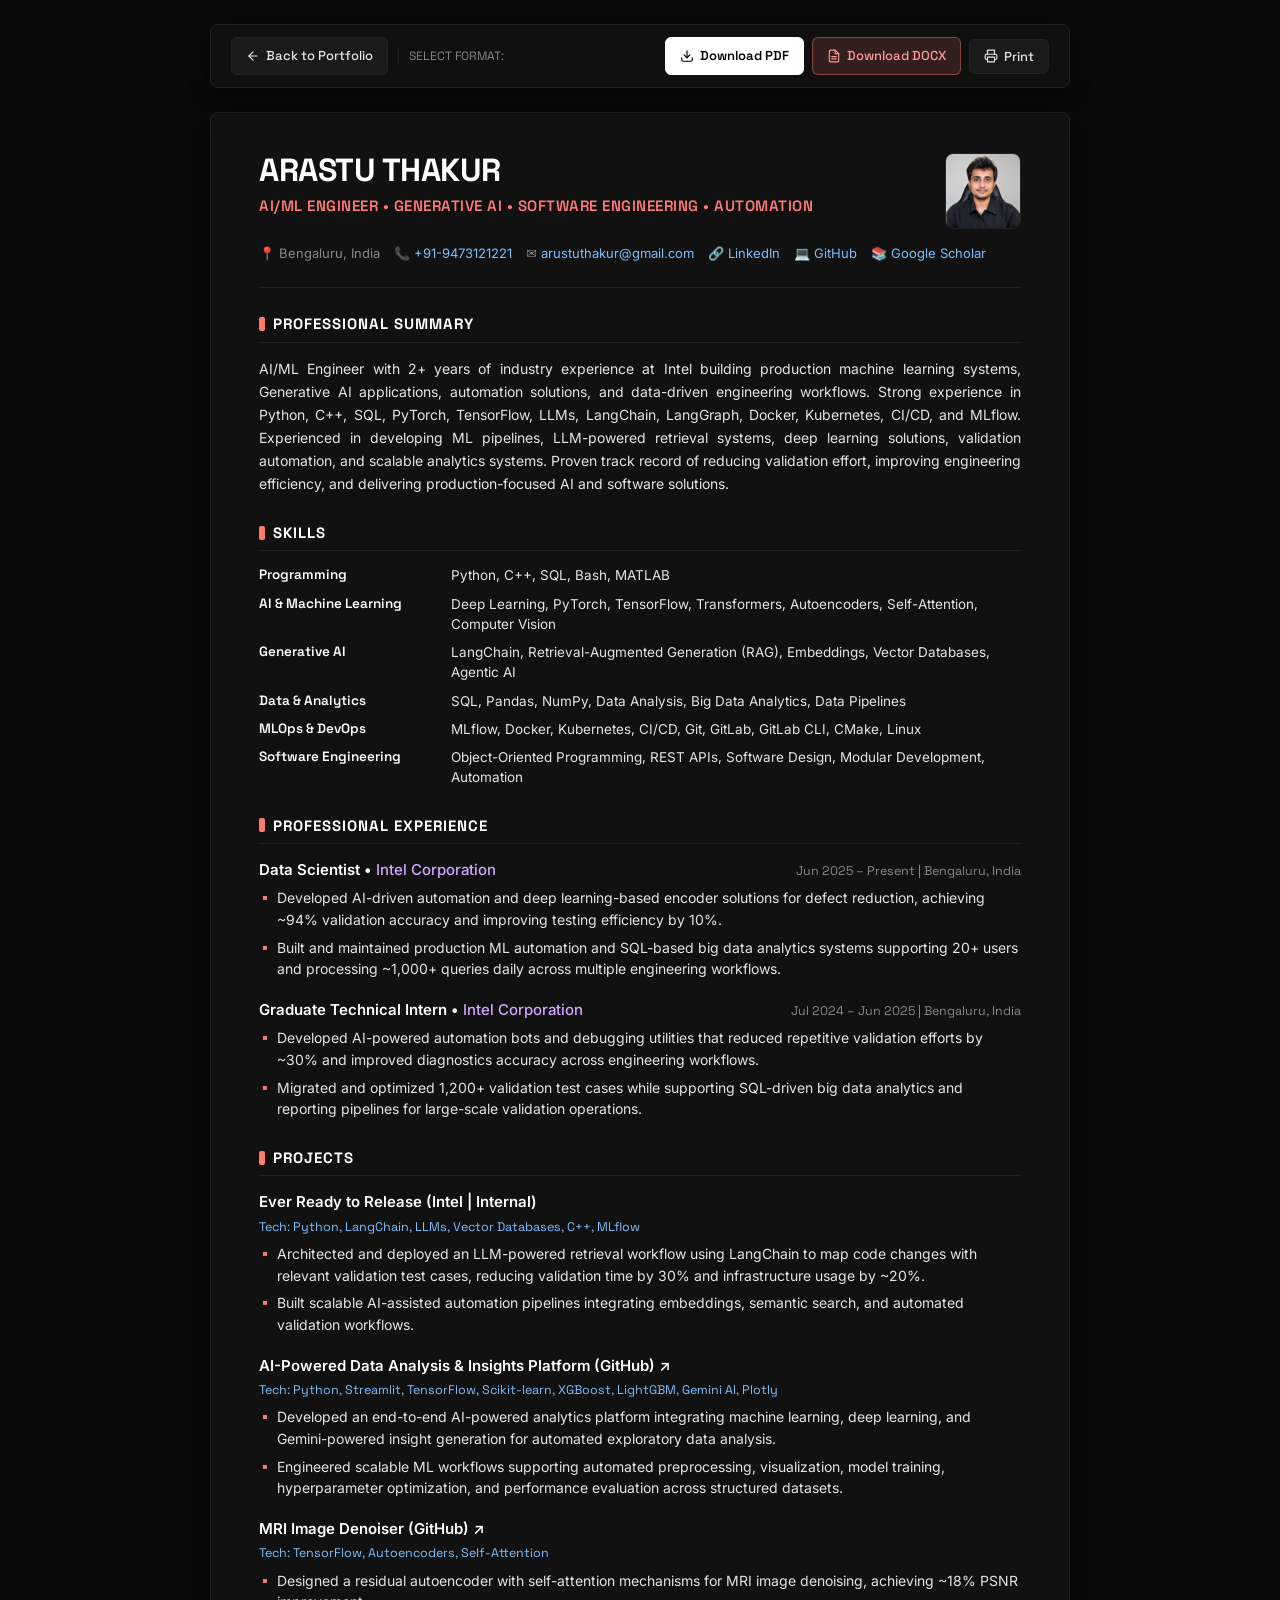
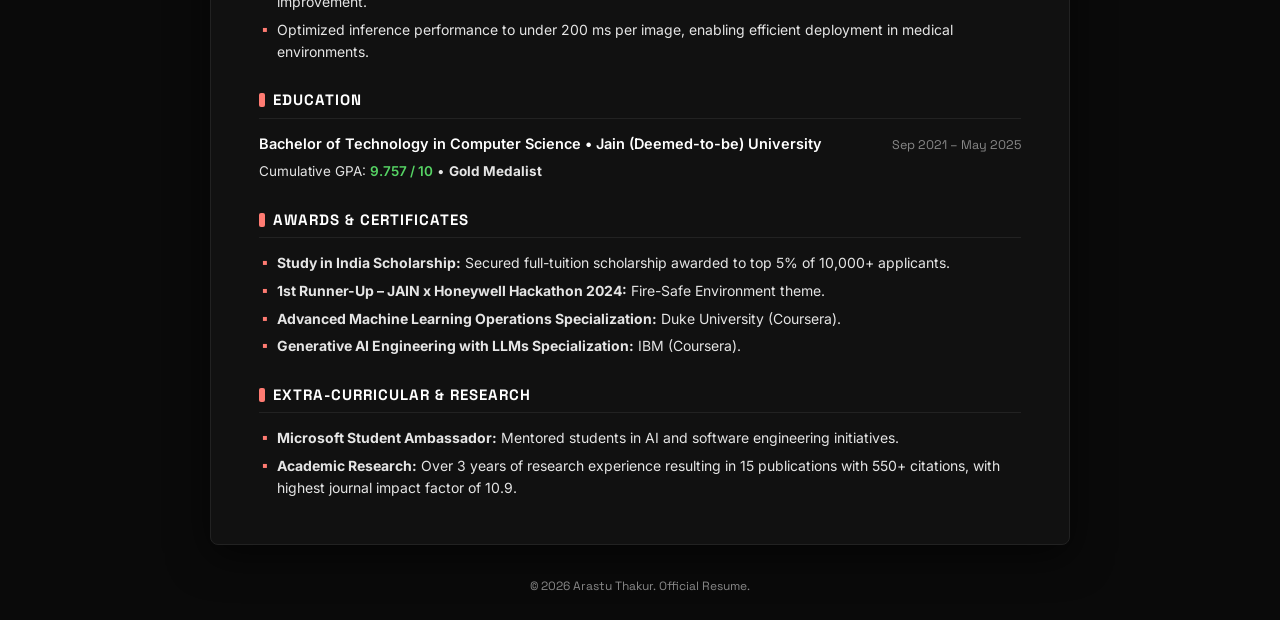
<file: resume.html>
<!DOCTYPE html>
<html lang="en">
<head>
  <meta charset="UTF-8">
  <meta name="viewport" content="width=device-width, initial-scale=1.0">
  <title>Arastu Thakur - Resume | AI/ML Engineer &amp; Data Scientist at Intel</title>
  <meta name="description" content="Official Curriculum Vitae of Arastu Thakur, AI/ML Engineer and Data Scientist at Intel Corporation. Specializing in Generative AI, LLMs, MLOps, and automated validation. 15 publications, 550+ citations, Gold Medalist.">
  <meta name="keywords" content="Arastu Thakur Resume, Arastu Thakur CV, Intel Data Scientist, AI Engineer, ML Engineer, Generative AI, LLM, MLOps, Jain University Gold Medalist">
  <meta name="author" content="Arastu Thakur">
  <meta name="robots" content="index, follow">
  <link rel="canonical" href="https://arastuthakur.github.io/resume.html">
  <link rel="sitemap" type="application/xml" title="Sitemap" href="/sitemap.xml">
  <link rel="alternate" type="text/plain" title="LLM Context" href="/llms.txt">

  <!-- Open Graph -->
  <meta property="og:type" content="profile">
  <meta property="og:site_name" content="Arastu Thakur Resume">
  <meta property="og:url" content="https://arastuthakur.github.io/resume.html">
  <meta property="og:title" content="Arastu Thakur - Resume | AI/ML Engineer &amp; Data Scientist">
  <meta property="og:description" content="Official Curriculum Vitae of Arastu Thakur, Data Scientist at Intel Corporation. 15 scientific publications, 550+ citations, Gold Medalist.">
  <meta property="og:image" content="https://arastuthakur.github.io/profile.jpg">

  <!-- Twitter -->
  <meta property="twitter:card" content="summary_large_image">
  <meta property="twitter:url" content="https://arastuthakur.github.io/resume.html">
  <meta property="twitter:title" content="Arastu Thakur - Resume | AI/ML Engineer &amp; Data Scientist">
  <meta property="twitter:description" content="Data Scientist at Intel. Specializing in Generative AI, MLOps, and automated validation. 15 publications, 550+ citations.">
  <meta property="twitter:image" content="https://arastuthakur.github.io/profile.jpg">

  <link rel="icon" type="image/svg+xml" href="data:image/svg+xml,%3Csvg xmlns='http://www.w3.org/2000/svg' viewBox='0 0 100 100'%3E%3Ccircle cx='50' cy='50' r='40' fill='%23000000' stroke='%231c1c1c' stroke-width='6'/%3E%3Ctext x='50%25' y='64%25' font-size='42' font-family='Space Grotesk, sans-serif' font-weight='bold' fill='%23ffffff' text-anchor='middle'%3EA%3C/text%3E%3C/svg%3E">
  
  <link rel="preconnect" href="https://fonts.googleapis.com">
  <link rel="preconnect" href="https://fonts.gstatic.com" crossorigin>
  <link href="https://fonts.googleapis.com/css2?family=Inter:wght@300;400;500;600;700&family=Space+Grotesk:wght@500;600;700&display=swap" rel="stylesheet">

  <!-- JSON-LD Structured Data -->
  <script type="application/ld+json">
  {
    "@context": "https://schema.org",
    "@graph": [
      {
        "@type": "ProfilePage",
        "@id": "https://arastuthakur.github.io/resume.html#webpage",
        "url": "https://arastuthakur.github.io/resume.html",
        "name": "Arastu Thakur - Official Resume",
        "isPartOf": {
          "@type": "WebSite",
          "@id": "https://arastuthakur.github.io/#website",
          "url": "https://arastuthakur.github.io/",
          "name": "Arastu Thakur"
        },
        "mainEntity": {
          "@type": "Person",
          "name": "Arastu Thakur",
          "jobTitle": "Data Scientist & AI/ML Engineer",
          "worksFor": {
            "@type": "Organization",
            "name": "Intel Corporation"
          },
          "alumnusOf": {
            "@type": "EducationalOrganization",
            "name": "Jain (Deemed-to-be) University"
          },
          "url": "https://arastuthakur.github.io/",
          "email": "arustuthakur@gmail.com",
          "telephone": "+91-9473121221"
        }
      }
    ]
  }
  </script>

  <style>
    :root {
      --bg: #0a0a0a;
      --card-bg: #111111;
      --border: #222222;
      --text: #e5e5e5;
      --text-muted: #888888;
      --heading: #ffffff;
      --accent: #ff7b72;
      --accent-blue: #79c0ff;
      --accent-purple: #d2a6ff;
      --tag-bg: #1a1a1a;
      --font-heading: 'Space Grotesk', sans-serif;
      --font-body: 'Inter', system-ui, -apple-system, sans-serif;
    }

    * {
      box-sizing: border-box;
      margin: 0;
      padding: 0;
    }

    body {
      background-color: var(--bg);
      color: var(--text);
      font-family: var(--font-body);
      line-height: 1.55;
      font-size: 14px;
      padding: 24px 16px;
    }

    /* Action bar at top */
    .action-bar {
      max-width: 860px;
      margin: 0 auto 24px auto;
      display: flex;
      justify-content: space-between;
      align-items: center;
      flex-wrap: wrap;
      gap: 12px;
      background: rgba(17, 17, 17, 0.95);
      border: 1px solid var(--border);
      padding: 12px 20px;
      border-radius: 8px;
      backdrop-filter: blur(10px);
      box-shadow: 0 4px 20px rgba(0, 0, 0, 0.4);
    }

    .action-group {
      display: flex;
      gap: 8px;
      align-items: center;
      flex-wrap: wrap;
    }

    .btn {
      display: inline-flex;
      align-items: center;
      gap: 6px;
      font-family: var(--font-heading);
      font-size: 13px;
      font-weight: 500;
      padding: 8px 14px;
      border-radius: 6px;
      text-decoration: none;
      cursor: pointer;
      transition: all 0.2s ease;
      border: 1px solid var(--border);
      background: var(--tag-bg);
      color: var(--text);
    }

    .btn:hover {
      border-color: #555;
      color: #fff;
      transform: translateY(-1px);
    }

    .btn-primary {
      background: #ffffff;
      color: #000000;
      border-color: #ffffff;
      font-weight: 600;
    }

    .btn-primary:hover {
      background: #e5e5e5;
      color: #000;
    }

    .btn-accent {
      background: rgba(255, 123, 114, 0.15);
      border-color: rgba(255, 123, 114, 0.4);
      color: #ff9b94;
    }

    .btn-accent:hover {
      background: rgba(255, 123, 114, 0.25);
      border-color: #ff7b72;
      color: #fff;
    }

    /* Resume Document Container */
    .resume-container {
      max-width: 860px;
      margin: 0 auto;
      background: var(--card-bg);
      border: 1px solid var(--border);
      border-radius: 8px;
      padding: 40px 48px;
      box-shadow: 0 10px 40px rgba(0, 0, 0, 0.6);
    }

    /* Resume Header */
    .resume-header {
      border-bottom: 1px solid var(--border);
      padding-bottom: 24px;
      margin-bottom: 24px;
    }

    .header-top {
      display: flex;
      justify-content: space-between;
      align-items: flex-start;
      gap: 20px;
      margin-bottom: 12px;
    }

    .name-title h1 {
      font-family: var(--font-heading);
      font-size: 32px;
      font-weight: 700;
      color: var(--heading);
      letter-spacing: -0.5px;
      line-height: 1.1;
    }

    .name-title h2 {
      font-family: var(--font-heading);
      font-size: 15px;
      font-weight: 600;
      color: var(--accent);
      letter-spacing: 0.5px;
      text-transform: uppercase;
      margin-top: 6px;
    }

    .profile-photo {
      width: 76px;
      height: 76px;
      border-radius: 8px;
      border: 1px solid var(--border);
      object-fit: cover;
      flex-shrink: 0;
    }

    .contact-links {
      display: flex;
      flex-wrap: wrap;
      gap: 14px;
      font-size: 13px;
      color: var(--text-muted);
      margin-top: 14px;
    }

    .contact-links a {
      color: var(--accent-blue);
      text-decoration: none;
      display: inline-flex;
      align-items: center;
      gap: 4px;
    }

    .contact-links a:hover {
      text-decoration: underline;
      color: #fff;
    }

    /* Section Styles */
    .resume-section {
      margin-bottom: 26px;
    }

    .section-title {
      font-family: var(--font-heading);
      font-size: 15px;
      font-weight: 700;
      color: var(--heading);
      text-transform: uppercase;
      letter-spacing: 1px;
      border-bottom: 1px solid var(--border);
      padding-bottom: 6px;
      margin-bottom: 14px;
      display: flex;
      align-items: center;
      gap: 8px;
    }

    .section-title::before {
      content: '';
      display: inline-block;
      width: 6px;
      height: 14px;
      background: var(--accent);
      border-radius: 2px;
    }

    /* Content styling */
    p.summary-text {
      color: var(--text);
      line-height: 1.65;
      text-align: justify;
    }

    /* Skills Grid */
    .skills-grid {
      display: grid;
      grid-template-columns: 1fr;
      gap: 8px;
    }

    .skill-row {
      display: grid;
      grid-template-columns: 180px 1fr;
      gap: 12px;
      font-size: 13.5px;
      line-height: 1.5;
    }

    .skill-category {
      font-weight: 600;
      color: var(--heading);
      font-family: var(--font-heading);
    }

    .skill-items {
      color: var(--text);
    }

    /* Experience & Projects Items */
    .timeline-entry {
      margin-bottom: 18px;
    }

    .timeline-entry:last-child {
      margin-bottom: 0;
    }

    .entry-header {
      display: flex;
      justify-content: space-between;
      align-items: baseline;
      flex-wrap: wrap;
      gap: 8px;
      margin-bottom: 4px;
    }

    .role-company {
      font-size: 15px;
      font-weight: 600;
      color: var(--heading);
    }

    .company-name {
      color: var(--accent-purple);
      font-weight: 500;
    }

    .entry-date-loc {
      font-size: 12.5px;
      color: var(--text-muted);
      font-family: var(--font-heading);
      text-align: right;
    }

    .project-tech {
      font-size: 12.5px;
      color: var(--accent-blue);
      margin-bottom: 6px;
      font-family: var(--font-heading);
    }

    ul.bullet-list {
      list-style-type: none;
      padding-left: 0;
      margin-top: 6px;
    }

    ul.bullet-list li {
      position: relative;
      padding-left: 18px;
      margin-bottom: 6px;
      line-height: 1.55;
      color: var(--text);
    }

    ul.bullet-list li::before {
      content: '▪';
      position: absolute;
      left: 2px;
      top: -1px;
      color: var(--accent);
      font-size: 14px;
    }

    /* Education & Awards */
    .edu-entry {
      display: flex;
      justify-content: space-between;
      align-items: baseline;
      flex-wrap: wrap;
      gap: 8px;
      margin-bottom: 6px;
    }

    .edu-title {
      font-size: 14.5px;
      font-weight: 600;
      color: var(--heading);
    }

    .edu-score {
      color: #56d364;
      font-weight: 600;
    }

    /* Print Styles */
    @media print {
      body {
        background: #ffffff !important;
        color: #111111 !important;
        font-size: 11pt;
        padding: 0;
      }

      .action-bar {
        display: none !important;
      }

      .resume-container {
        border: none !important;
        box-shadow: none !important;
        padding: 0 !important;
        max-width: 100% !important;
        background: #ffffff !important;
      }

      .resume-header {
        border-color: #dddddd !important;
      }

      .section-title {
        border-color: #dddddd !important;
        color: #000000 !important;
      }

      .section-title::before {
        background: #000000 !important;
      }

      .name-title h1, .name-title h2, .role-company, .edu-title, .skill-category {
        color: #000000 !important;
      }

      .company-name {
        color: #333333 !important;
      }

      .contact-links, .contact-links a, .project-tech, .entry-date-loc {
        color: #444444 !important;
      }

      ul.bullet-list li {
        color: #222222 !important;
      }

      ul.bullet-list li::before {
        color: #000000 !important;
      }

      .edu-score {
        color: #000000 !important;
      }

      a {
        text-decoration: none !important;
        color: inherit !important;
      }
    }

    @media (max-width: 680px) {
      .resume-container {
        padding: 24px 20px;
      }
      .skill-row {
        grid-template-columns: 1fr;
        gap: 2px;
      }
      .header-top {
        flex-direction: column-reverse;
      }
      .profile-photo {
        width: 64px;
        height: 64px;
      }
    }

    /* Raging Alpha Wolf Cursor Companion System */
    @media (hover: hover) and (pointer: fine) {
      .wolf-follower {
        position: fixed;
        top: 0;
        left: 0;
        width: 108px;
        height: 74px;
        pointer-events: none;
        z-index: 99998;
        transform: translate(-50%, -50%);
        will-change: transform;
        opacity: 1;
        transition: opacity 0.35s ease;
      }

      .wolf-follower svg {
        width: 100%;
        height: 100%;
        overflow: visible;
        filter: drop-shadow(0 4px 10px rgba(0, 0, 0, 0.85)) drop-shadow(0 0 16px rgba(255, 42, 68, 0.45));
      }

      .wolf-pose-sitting { display: none; }
      .wolf-pose-standing { display: block; }

      .wolf-follower.state-sitting .wolf-pose-standing { display: none; }
      .wolf-follower.state-sitting .wolf-pose-sitting { display: block; }

      .wolf-follower.state-running .wolf-body-group {
        animation: rageSprintBody 0.28s infinite ease-in-out alternate;
      }
      .wolf-follower.state-running .leg-fl {
        animation: rageSprintLegFL 0.28s infinite ease-in-out;
        transform-origin: 82px 46px;
      }
      .wolf-follower.state-running .leg-fr {
        animation: rageSprintLegFR 0.28s infinite ease-in-out;
        transform-origin: 78px 46px;
      }
      .wolf-follower.state-running .leg-bl {
        animation: rageSprintLegBL 0.28s infinite ease-in-out;
        transform-origin: 42px 42px;
      }
      .wolf-follower.state-running .leg-br {
        animation: rageSprintLegBR 0.28s infinite ease-in-out;
        transform-origin: 38px 44px;
      }
      .wolf-follower.state-running .wolf-tail {
        animation: rageSprintTail 0.28s infinite ease-in-out alternate;
        transform-origin: 32px 42px;
      }
      .wolf-follower.state-running .wolf-head {
        animation: rageSprintHead 0.28s infinite ease-in-out alternate;
        transform-origin: 82px 30px;
      }

      @keyframes rageSprintBody {
        0% { transform: translateY(0px) rotate(-3deg); }
        100% { transform: translateY(-5px) rotate(3deg); }
      }
      @keyframes rageSprintLegFL {
        0% { transform: rotate(45deg); }
        50% { transform: rotate(-38deg); }
        100% { transform: rotate(45deg); }
      }
      @keyframes rageSprintLegFR {
        0% { transform: rotate(-38deg); }
        50% { transform: rotate(45deg); }
        100% { transform: rotate(-38deg); }
      }
      @keyframes rageSprintLegBL {
        0% { transform: rotate(-45deg); }
        50% { transform: rotate(38deg); }
        100% { transform: rotate(-45deg); }
      }
      @keyframes rageSprintLegBR {
        0% { transform: rotate(38deg); }
        50% { transform: rotate(-45deg); }
        100% { transform: rotate(38deg); }
      }
      @keyframes rageSprintTail {
        0% { transform: rotate(-18deg) scaleY(1.1); }
        100% { transform: rotate(22deg) scaleY(0.9); }
      }
      @keyframes rageSprintHead {
        0% { transform: translateY(-2px) rotate(-6deg); }
        100% { transform: translateY(2px) rotate(4deg); }
      }

      .wolf-follower.state-walking .wolf-body-group {
        animation: rageProwlBody 0.55s infinite ease-in-out alternate;
      }
      .wolf-follower.state-walking .leg-fl {
        animation: rageSprintLegFL 0.55s infinite ease-in-out;
        transform-origin: 82px 46px;
      }
      .wolf-follower.state-walking .leg-fr {
        animation: rageSprintLegFR 0.55s infinite ease-in-out;
        transform-origin: 78px 46px;
      }
      .wolf-follower.state-walking .leg-bl {
        animation: rageSprintLegBL 0.55s infinite ease-in-out;
        transform-origin: 42px 42px;
      }
      .wolf-follower.state-walking .leg-br {
        animation: rageSprintLegBR 0.55s infinite ease-in-out;
        transform-origin: 38px 44px;
      }
      .wolf-follower.state-walking .wolf-tail {
        animation: rageSprintTail 0.55s infinite ease-in-out alternate;
        transform-origin: 32px 42px;
      }
      @keyframes rageProwlBody {
        0% { transform: translateY(0px) rotate(-1deg); }
        100% { transform: translateY(-2px) rotate(1deg); }
      }

      .wolf-follower.state-idle .wolf-body-group {
        animation: rageIdleBreathe 2s infinite ease-in-out;
      }
      .wolf-follower.state-idle .wolf-tail {
        animation: rageIdleTail 1.8s infinite ease-in-out;
        transform-origin: 32px 42px;
      }
      .wolf-follower.state-idle .wolf-head {
        animation: rageIdleHead 3s infinite ease-in-out;
        transform-origin: 82px 30px;
      }
      @keyframes rageIdleBreathe {
        0%, 100% { transform: translateY(0) scaleY(1); }
        50% { transform: translateY(-2px) scaleY(1.03); }
      }
      @keyframes rageIdleTail {
        0%, 100% { transform: rotate(0deg); }
        50% { transform: rotate(-12deg); }
      }
      @keyframes rageIdleHead {
        0%, 100% { transform: rotate(0deg); }
        35% { transform: rotate(3deg); }
        75% { transform: rotate(-2deg); }
      }

      .wolf-follower.state-sitting .wolf-pose-sitting {
        animation: rageSitBreathe 2.8s infinite ease-in-out;
      }
      @keyframes rageSitBreathe {
        0%, 100% { transform: translateY(0); }
        50% { transform: translateY(-1.5px); }
      }

      .wolf-follower.state-howl .wolf-head {
        transform: rotate(-35deg) translate(5px, -10px) !important;
        transform-origin: 82px 30px;
        transition: transform 0.18s cubic-bezier(0.18, 0.89, 0.32, 1.28);
      }
      .wolf-follower.state-howl .howl-pulse-ring {
        opacity: 1 !important;
        animation: rageRoarShockwave 0.7s ease-out forwards;
      }
      @keyframes rageRoarShockwave {
        0% { transform: translate(118px, 22px) scale(0.2); opacity: 1; }
        50% { opacity: 0.8; }
        100% { transform: translate(145px, 5px) scale(2.8); opacity: 0; }
      }

      .wolf-pawprint {
        position: fixed;
        width: 16px;
        height: 16px;
        pointer-events: none;
        z-index: 99990;
        transform: translate(-50%, -50%);
        opacity: 0.52;
        animation: pawprintFade 1.2s ease-out forwards;
      }
      @keyframes pawprintFade {
        0% { opacity: 0.55; transform: translate(-50%, -50%) scale(1); }
        70% { opacity: 0.3; }
        100% { opacity: 0; transform: translate(-50%, -50%) scale(0.8); }
      }

      .wolf-cursor-target {
        position: fixed;
        top: 0;
        left: 0;
        width: 7px;
        height: 7px;
        background-color: #ff2a4b;
        border-radius: 50%;
        pointer-events: none;
        z-index: 100000;
        transform: translate(-50%, -50%);
        box-shadow: 0 0 10px #ff2a4b, 0 0 20px rgba(255, 42, 75, 0.6);
        transition: transform 0.2s cubic-bezier(0.16, 1, 0.3, 1), background-color 0.2s ease, opacity 0.2s ease, box-shadow 0.2s ease;
      }

      body.cursor-hover .wolf-cursor-target {
        transform: translate(-50%, -50%) scale(1.6);
        background-color: #ffa657;
        box-shadow: 0 0 14px #ffa657, 0 0 24px rgba(255, 166, 87, 0.5);
      }

      body.cursor-text .wolf-cursor-target {
        width: 3px;
        height: 18px;
        border-radius: 2px;
        background-color: #79c0ff;
        box-shadow: 0 0 10px rgba(121, 192, 255, 0.6);
      }

      body.cursor-active .wolf-cursor-target {
        transform: translate(-50%, -50%) scale(0.7);
        background-color: #ffffff;
        box-shadow: 0 0 15px #ffffff;
      }

      .cursor-hidden {
        opacity: 0 !important;
      }

      .custom-cursor-dot, .custom-cursor-ring {
        display: none !important;
      }
    }

    @media (prefers-reduced-motion: reduce) or (pointer: coarse) or (hover: none) {
      .wolf-follower, .wolf-cursor-target, .wolf-pawprint, .custom-cursor-dot, .custom-cursor-ring {
        display: none !important;
      }
    }
  </style>
</head>
<body>

  <!-- Top Action Bar for Quick Downloads -->
  <header class="action-bar" role="banner">
    <div class="action-group">
      <a href="./index.html" class="btn">
        <svg xmlns="http://www.w3.org/2000/svg" width="14" height="14" viewBox="0 0 24 24" fill="none" stroke="currentColor" stroke-width="2" stroke-linecap="round" stroke-linejoin="round"><line x1="19" y1="12" x2="5" y2="12"></line><polyline points="12 19 5 12 12 5"></polyline></svg>
        Back to Portfolio
      </a>
      <span style="color: var(--border);">|</span>
      <span style="font-size: 12px; color: var(--text-muted); font-family: var(--font-heading);">SELECT FORMAT:</span>
    </div>

    <div class="action-group">
      <!-- PDF Download -->
      <a href="ArastuThakur.pdf" download="Arastu_Thakur_Resume.pdf" class="btn btn-primary" title="Download official PDF resume">
        <svg xmlns="http://www.w3.org/2000/svg" width="14" height="14" viewBox="0 0 24 24" fill="none" stroke="currentColor" stroke-width="2" stroke-linecap="round" stroke-linejoin="round"><path d="M21 15v4a2 2 0 0 1-2 2H5a2 2 0 0 1-2-2v-4"></path><polyline points="7 10 12 15 17 10"></polyline><line x1="12" y1="15" x2="12" y2="3"></line></svg>
        Download PDF
      </a>

      <!-- DOCX Download -->
      <a href="ArastuThakurResume.docx" download="Arastu_Thakur_Resume.docx" class="btn btn-accent" title="Download Microsoft Word .docx resume">
        <svg xmlns="http://www.w3.org/2000/svg" width="14" height="14" viewBox="0 0 24 24" fill="none" stroke="currentColor" stroke-width="2" stroke-linecap="round" stroke-linejoin="round"><path d="M14 2H6a2 2 0 0 0-2 2v16a2 2 0 0 0 2 2h12a2 2 0 0 0 2-2V8z"></path><polyline points="14 2 14 8 20 8"></polyline><line x1="16" y1="13" x2="8" y2="13"></line><line x1="16" y1="17" x2="8" y2="17"></line></svg>
        Download DOCX
      </a>

      <!-- Print / Save PDF -->
      <button onclick="window.print()" class="btn" title="Print or Save via Browser dialog">
        <svg xmlns="http://www.w3.org/2000/svg" width="14" height="14" viewBox="0 0 24 24" fill="none" stroke="currentColor" stroke-width="2" stroke-linecap="round" stroke-linejoin="round"><polyline points="6 9 6 2 18 2 18 9"></polyline><path d="M6 18H4a2 2 0 0 1-2-2v-5a2 2 0 0 1 2-2h16a2 2 0 0 1 2 2v5a2 2 0 0 1-2 2h-2"></path><rect x="6" y="14" width="12" height="8"></rect></svg>
        Print
      </button>
    </div>
  </header>

  <!-- Resume Main Document -->
  <main class="resume-container">
    
    <!-- Header -->
    <header class="resume-header">
      <div class="header-top">
        <div class="name-title">
          <h1>ARASTU THAKUR</h1>
          <h2>AI/ML Engineer &bull; Generative AI &bull; Software Engineering &bull; Automation</h2>
        </div>
        <img src="profile.jpg" alt="Arastu Thakur" class="profile-photo">
      </div>

      <div class="contact-links">
        <span>📍 Bengaluru, India</span>
        <span>📞 <a href="tel:+919473121221">+91-9473121221</a></span>
        <span>✉️ <a href="mailto:arustuthakur@gmail.com">arustuthakur@gmail.com</a></span>
        <span>🔗 <a href="https://www.linkedin.com/in/arastuthakur/" target="_blank">LinkedIn</a></span>
        <span>💻 <a href="https://github.com/arastuthakur" target="_blank">GitHub</a></span>
        <span>📚 <a href="https://scholar.google.com/citations?user=x01czgsAAAAJ&hl=en" target="_blank">Google Scholar</a></span>
      </div>
    </header>

    <!-- Professional Summary -->
    <section class="resume-section">
      <h3 class="section-title">Professional Summary</h3>
      <p class="summary-text">
        AI/ML Engineer with 2+ years of industry experience at Intel building production machine learning systems, Generative AI applications, automation solutions, and data-driven engineering workflows. Strong experience in Python, C++, SQL, PyTorch, TensorFlow, LLMs, LangChain, LangGraph, Docker, Kubernetes, CI/CD, and MLflow. Experienced in developing ML pipelines, LLM-powered retrieval systems, deep learning solutions, validation automation, and scalable analytics systems. Proven track record of reducing validation effort, improving engineering efficiency, and delivering production-focused AI and software solutions.
      </p>
    </section>

    <!-- Skills -->
    <section class="resume-section">
      <h3 class="section-title">Skills</h3>
      <div class="skills-grid">
        <div class="skill-row">
          <span class="skill-category">Programming</span>
          <span class="skill-items">Python, C++, SQL, Bash, MATLAB</span>
        </div>
        <div class="skill-row">
          <span class="skill-category">AI & Machine Learning</span>
          <span class="skill-items">Deep Learning, PyTorch, TensorFlow, Transformers, Autoencoders, Self-Attention, Computer Vision</span>
        </div>
        <div class="skill-row">
          <span class="skill-category">Generative AI</span>
          <span class="skill-items">LangChain, Retrieval-Augmented Generation (RAG), Embeddings, Vector Databases, Agentic AI</span>
        </div>
        <div class="skill-row">
          <span class="skill-category">Data & Analytics</span>
          <span class="skill-items">SQL, Pandas, NumPy, Data Analysis, Big Data Analytics, Data Pipelines</span>
        </div>
        <div class="skill-row">
          <span class="skill-category">MLOps & DevOps</span>
          <span class="skill-items">MLflow, Docker, Kubernetes, CI/CD, Git, GitLab, GitLab CLI, CMake, Linux</span>
        </div>
        <div class="skill-row">
          <span class="skill-category">Software Engineering</span>
          <span class="skill-items">Object-Oriented Programming, REST APIs, Software Design, Modular Development, Automation</span>
        </div>
      </div>
    </section>

    <!-- Professional Experience -->
    <section class="resume-section">
      <h3 class="section-title">Professional Experience</h3>

      <!-- Role 1 -->
      <div class="timeline-entry">
        <div class="entry-header">
          <div>
            <span class="role-company">Data Scientist &bull; <span class="company-name">Intel Corporation</span></span>
          </div>
          <span class="entry-date-loc">Jun 2025 – Present | Bengaluru, India</span>
        </div>
        <ul class="bullet-list">
          <li>Developed AI-driven automation and deep learning-based encoder solutions for defect reduction, achieving ~94% validation accuracy and improving testing efficiency by 10%.</li>
          <li>Built and maintained production ML automation and SQL-based big data analytics systems supporting 20+ users and processing ~1,000+ queries daily across multiple engineering workflows.</li>
        </ul>
      </div>

      <!-- Role 2 -->
      <div class="timeline-entry">
        <div class="entry-header">
          <div>
            <span class="role-company">Graduate Technical Intern &bull; <span class="company-name">Intel Corporation</span></span>
          </div>
          <span class="entry-date-loc">Jul 2024 – Jun 2025 | Bengaluru, India</span>
        </div>
        <ul class="bullet-list">
          <li>Developed AI-powered automation bots and debugging utilities that reduced repetitive validation efforts by ~30% and improved diagnostics accuracy across engineering workflows.</li>
          <li>Migrated and optimized 1,200+ validation test cases while supporting SQL-driven big data analytics and reporting pipelines for large-scale validation operations.</li>
        </ul>
      </div>
    </section>

    <!-- Projects -->
    <section class="resume-section">
      <h3 class="section-title">Projects</h3>

      <!-- Project 1 -->
      <div class="timeline-entry">
        <div class="entry-header">
          <div>
            <span class="role-company">Ever Ready to Release (Intel | Internal)</span>
          </div>
        </div>
        <div class="project-tech">Tech: Python, LangChain, LLMs, Vector Databases, C++, MLflow</div>
        <ul class="bullet-list">
          <li>Architected and deployed an LLM-powered retrieval workflow using LangChain to map code changes with relevant validation test cases, reducing validation time by 30% and infrastructure usage by ~20%.</li>
          <li>Built scalable AI-assisted automation pipelines integrating embeddings, semantic search, and automated validation workflows.</li>
        </ul>
      </div>

      <!-- Project 2 -->
      <div class="timeline-entry">
        <div class="entry-header">
          <div>
            <span class="role-company"><a href="https://github.com/arastuthakur/Data-Analysis-Insights-Platform" target="_blank" style="color: inherit; text-decoration: none;">AI-Powered Data Analysis & Insights Platform (GitHub) ↗</a></span>
          </div>
        </div>
        <div class="project-tech">Tech: Python, Streamlit, TensorFlow, Scikit-learn, XGBoost, LightGBM, Gemini AI, Plotly</div>
        <ul class="bullet-list">
          <li>Developed an end-to-end AI-powered analytics platform integrating machine learning, deep learning, and Gemini-powered insight generation for automated exploratory data analysis.</li>
          <li>Engineered scalable ML workflows supporting automated preprocessing, visualization, model training, hyperparameter optimization, and performance evaluation across structured datasets.</li>
        </ul>
      </div>

      <!-- Project 3 -->
      <div class="timeline-entry">
        <div class="entry-header">
          <div>
            <span class="role-company"><a href="https://github.com/arastuthakur/mri-image-denoiser" target="_blank" style="color: inherit; text-decoration: none;">MRI Image Denoiser (GitHub) ↗</a></span>
          </div>
        </div>
        <div class="project-tech">Tech: TensorFlow, Autoencoders, Self-Attention</div>
        <ul class="bullet-list">
          <li>Designed a residual autoencoder with self-attention mechanisms for MRI image denoising, achieving ~18% PSNR improvement.</li>
          <li>Optimized inference performance to under 200 ms per image, enabling efficient deployment in medical environments.</li>
        </ul>
      </div>
    </section>

    <!-- Education -->
    <section class="resume-section">
      <h3 class="section-title">Education</h3>
      <div class="edu-entry">
        <div>
          <span class="edu-title">Bachelor of Technology in Computer Science &bull; Jain (Deemed-to-be) University</span>
        </div>
        <span class="entry-date-loc">Sep 2021 – May 2025</span>
      </div>
      <p style="font-size: 13.5px; color: var(--text);">
        Cumulative GPA: <span class="edu-score">9.757 / 10</span> &bull; <strong>Gold Medalist</strong>
      </p>
    </section>

    <!-- Awards & Certificates -->
    <section class="resume-section">
      <h3 class="section-title">Awards & Certificates</h3>
      <ul class="bullet-list">
        <li><strong>Study in India Scholarship:</strong> Secured full-tuition scholarship awarded to top 5% of 10,000+ applicants.</li>
        <li><strong>1st Runner-Up &ndash; JAIN x Honeywell Hackathon 2024:</strong> Fire-Safe Environment theme.</li>
        <li><strong>Advanced Machine Learning Operations Specialization:</strong> Duke University (Coursera).</li>
        <li><strong>Generative AI Engineering with LLMs Specialization:</strong> IBM (Coursera).</li>
      </ul>
    </section>

    <!-- Extra-Curricular & Research -->
    <section class="resume-section" style="margin-bottom: 0;">
      <h3 class="section-title">Extra-Curricular & Research</h3>
      <ul class="bullet-list">
        <li><strong>Microsoft Student Ambassador:</strong> Mentored students in AI and software engineering initiatives.</li>
        <li><strong>Academic Research:</strong> Over 3 years of research experience resulting in 15 publications with 550+ citations, with highest journal impact factor of 10.9.</li>
      </ul>
    </section>

  </main>

  <footer style="text-align: center; margin-top: 32px; font-size: 12px; color: var(--text-muted); font-family: var(--font-heading);">
    &copy; 2026 Arastu Thakur. Official Resume.
  </footer>

  <script src="./script.js"></script>
</body>
</html>
</file>
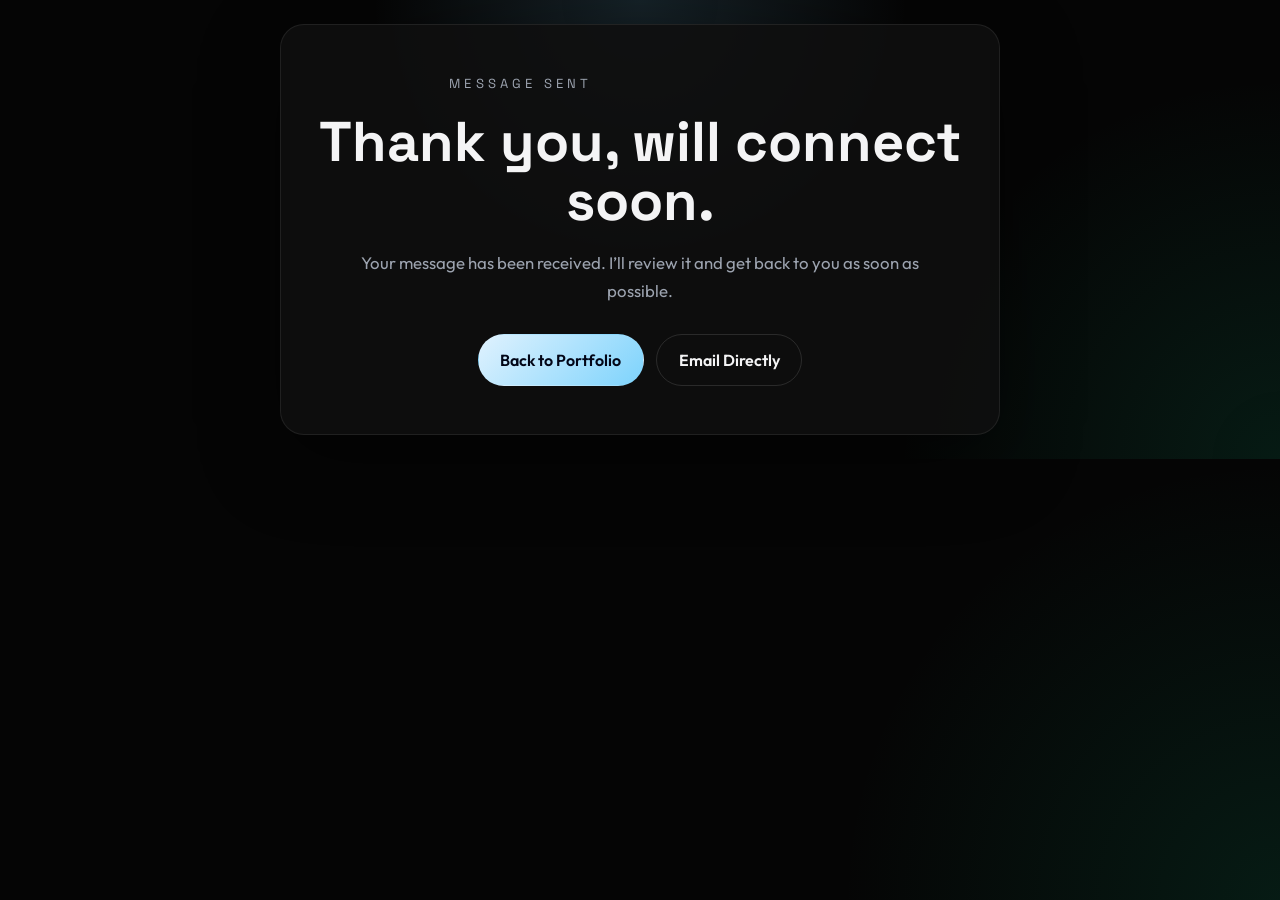
<file: thank-you.html>
<!DOCTYPE html>
<html lang="en">
<head>
  <meta charset="UTF-8">
  <meta name="viewport" content="width=device-width, initial-scale=1.0">
  <title>Thank You | Arastu Thakur</title>
  <meta name="robots" content="noindex, nofollow">
  <link rel="preconnect" href="https://fonts.googleapis.com">
  <link rel="preconnect" href="https://fonts.gstatic.com" crossorigin>
  <link href="https://fonts.googleapis.com/css2?family=Outfit:wght@300;400;500;600;700;800&family=Space+Grotesk:wght@300;400;500;600;700&display=swap" rel="stylesheet">
  <style>
    :root {
      color-scheme: dark;
      --bg: #050505;
      --panel: rgba(15, 15, 15, 0.88);
      --border: rgba(255, 255, 255, 0.08);
      --text: #f4f4f5;
      --muted: #9ca3af;
      --accent: #7dd3fc;
    }

    * { box-sizing: border-box; }

    html, body {
      margin: 0;
      min-height: 100%;
      background:
        radial-gradient(circle at top, rgba(125, 211, 252, 0.14), transparent 34%),
        radial-gradient(circle at bottom right, rgba(16, 185, 129, 0.12), transparent 28%),
        var(--bg);
      color: var(--text);
      font-family: 'Outfit', sans-serif;
    }

    body {
      display: grid;
      place-items: center;
      padding: 24px;
    }

    .card {
      width: min(720px, 100%);
      padding: 48px 32px;
      border: 1px solid var(--border);
      border-radius: 24px;
      background: var(--panel);
      box-shadow: 0 24px 80px rgba(0, 0, 0, 0.45);
      text-align: center;
    }

    .eyebrow {
      font-family: 'Space Grotesk', sans-serif;
      letter-spacing: 0.32em;
      text-transform: uppercase;
      color: var(--muted);
      font-size: 0.82rem;
      margin: 0 0 18px;
    }

    h1 {
      margin: 0;
      font-family: 'Space Grotesk', sans-serif;
      font-size: clamp(2rem, 5vw, 3.5rem);
      line-height: 1.05;
    }

    p {
      margin: 18px auto 0;
      max-width: 52ch;
      color: var(--muted);
      font-size: 1.05rem;
      line-height: 1.7;
    }

    .actions {
      margin-top: 28px;
      display: flex;
      gap: 12px;
      justify-content: center;
      flex-wrap: wrap;
    }

    .btn {
      display: inline-flex;
      align-items: center;
      justify-content: center;
      padding: 0.95rem 1.35rem;
      border-radius: 999px;
      text-decoration: none;
      font-weight: 600;
      border: 1px solid transparent;
      transition: transform 0.18s ease, border-color 0.18s ease, background 0.18s ease;
    }

    .btn:hover {
      transform: translateY(-1px);
    }

    .btn-primary {
      background: linear-gradient(135deg, #e0f2fe, #7dd3fc);
      color: #020617;
    }

    .btn-outline {
      background: transparent;
      border-color: rgba(255, 255, 255, 0.12);
      color: var(--text);
    }

    @media (max-width: 640px) {
      .card {
        padding: 36px 20px;
        border-radius: 20px;
      }
    }
  </style>
</head>
<body>
  <main class="card">
    <p class="eyebrow">Message Sent</p>
    <h1>Thank you, will connect soon.</h1>
    <p>Your message has been received. I’ll review it and get back to you as soon as possible.</p>
    <div class="actions">
      <a class="btn btn-primary" href="index.html">Back to Portfolio</a>
      <a class="btn btn-outline" href="mailto:arustuthakur@gmail.com">Email Directly</a>
    </div>
  </main>
</body>
</html>
</file>
<file: style.css>
/* -------------------------------------------------------------
 * Theme: Studio Monochrome & Ink Black (Minimalist Editorial Design)
 * Typography: Space Grotesk (Headings/Data) & Inter (Body)
 * ------------------------------------------------------------- */

:root {
  --bg-primary: #000000;      /* Pure black canvas */
  --bg-secondary: #0a0a0a;    /* Matte card charcoal */
  --bg-tertiary: #161616;     /* Fine border slate */
  --bg-glass: #0a0a0a;        /* Solid flat dark background */
  --border-glass: #1c1c1c;    /* Hairline card border */
  --border-active: #ffffff;   /* Pure white focus border */
  --shadow-glass: 0 4px 24px rgba(0, 0, 0, 0.9);
  
  --text-main: #86868b;       /* Apple steel-gray body text */
  --text-muted: #48484a;      /* Muted dark grey labels */
  --text-bright: #ffffff;     /* Pure white for headings */
  
  /* Syntax Theme Colors (GitHub Dark Theme Specifications) */
  --accent-red: #ff7b72;      /* Keywords (import, from, class) */
  --accent-purple: #d2a6ff;   /* Functions / Classes (print, def) */
  --accent-blue: #a5d6ff;     /* Strings / Literals */
  --accent-cyan: #79c0ff;     /* Numbers / Quantifiers */
  --accent-green: #56d364;    /* Success state */
  
  --font-heading: 'Space Grotesk', sans-serif;
  --font-body: 'Inter', system-ui, sans-serif;
  --font-code: 'Space Grotesk', monospace;
  
  --transition-smooth: all 0.2s ease-in-out;
}

/* -------------------- RESET & GENERAL -------------------- */
* {
  margin: 0;
  padding: 0;
  box-sizing: border-box;
}

html {
  scroll-behavior: smooth;
  scrollbar-width: thin;
  scrollbar-color: var(--accent-red) var(--bg-primary);
}

body {
  background-color: var(--bg-primary);
  background-image: 
    radial-gradient(circle at 50% 0%, rgba(255, 255, 255, 0.015) 0%, transparent 60%),
    linear-gradient(rgba(255, 255, 255, 0.003) 1px, transparent 1px),
    linear-gradient(90deg, rgba(255, 255, 255, 0.003) 1px, transparent 1px);
  background-size: 100% 100%, 80px 80px, 80px 80px;
  color: var(--text-main);
  font-family: var(--font-body);
  line-height: 1.62;
  overflow-x: hidden;
  letter-spacing: -0.01em;
}

h1, h2, h3, h4, h5, h6 {
  font-family: var(--font-heading);
  color: var(--text-bright);
  font-weight: 500;
  letter-spacing: -0.02em;
}

a {
  color: inherit;
  text-decoration: none;
}

ul {
  list-style: none;
}

.container {
  max-width: 1100px;
  margin: 0 auto;
  padding: 0 2rem;
}

/* -------------------- UTILITIES / GLASSMORPHISM -------------------- */
.glass {
  background: var(--bg-glass);
  border: 1px solid var(--border-glass);
  border-radius: 4px;
  box-shadow: var(--shadow-glass);
  transition: var(--transition-smooth);
}

.flex-center {
  display: flex;
  justify-content: center;
  align-items: center;
}

.text-cyan { color: var(--accent-red); }       /* Map company/accent names to Keyword Red */
.text-purple { color: var(--accent-purple); }   /* Map to Function Purple */
.text-green { color: var(--accent-blue); }       /* Map to String Blue */
.text-yellow { color: var(--accent-cyan); }      /* Map to Value Light Blue */
.text-muted { color: var(--text-muted); }

/* -------------------- BUTTONS -------------------- */
.btn {
  display: inline-flex;
  align-items: center;
  gap: 0.5rem;
  padding: 0.6rem 1.4rem;
  border-radius: 3px;
  font-family: var(--font-heading);
  font-weight: 500;
  font-size: 0.88rem;
  cursor: pointer;
  transition: var(--transition-smooth);
}

.btn-primary {
  background: #ffffff;
  color: #000000;
  border: 1px solid #ffffff;
  font-weight: 600;
}

.btn-primary:hover {
  background: transparent;
  color: #ffffff;
  transform: translateY(-1px);
}

.btn-outline {
  background: transparent;
  color: var(--text-bright);
  border: 1px solid var(--border-glass);
}

.btn-outline:hover {
  background: rgba(255, 255, 255, 0.02);
  border-color: #ffffff;
  transform: translateY(-1px);
}

.btn-sm {
  padding: 0.35rem 0.9rem;
  font-size: 0.78rem;
  border-radius: 2px;
}

/* -------------------- HEADER / NAVBAR -------------------- */
header {
  position: fixed;
  top: 1.2rem;
  left: 0;
  width: 100%;
  z-index: 1000;
  padding: 0 2rem;
}

.nav-container {
  max-width: 1000px;
  margin: 0 auto;
  padding: 0.6rem 1.75rem;
  display: flex;
  justify-content: space-between;
  align-items: center;
  border-radius: 3px;
  border: 1px solid var(--border-glass);
}

.logo {
  font-size: 1.05rem;
  font-weight: 500;
  font-family: var(--font-code);
  letter-spacing: -0.5px;
}

.logo-bracket {
  color: var(--text-muted);
}

.logo-dot {
  color: var(--accent-red);
}

#nav-links {
  display: flex;
  gap: 1.5rem;
}

.nav-item {
  font-size: 0.8rem;
  font-weight: 400;
  font-family: var(--font-heading);
  color: var(--text-muted);
  position: relative;
  padding: 0.2rem 0;
  transition: var(--transition-smooth);
}

.nav-item:hover, .nav-item.active {
  color: var(--text-bright);
}

.nav-item::after {
  content: '';
  position: absolute;
  bottom: 0;
  left: 0;
  width: 0;
  height: 1px;
  background: var(--accent-red);
  transition: var(--transition-smooth);
}

.nav-item.active::after, .nav-item:hover::after {
  width: 100%;
}

.menu-toggle {
  display: none;
  flex-direction: column;
  gap: 4px;
  cursor: pointer;
}

.menu-toggle .bar {
  width: 18px;
  height: 1.5px;
  background-color: var(--text-bright);
  transition: var(--transition-smooth);
}

/* -------------------- HERO SECTION -------------------- */
.hero-section {
  min-height: 100vh;
  display: flex;
  align-items: center;
  padding-top: 6rem;
}

.hero-grid {
  display: grid;
  grid-template-columns: 1.15fr 0.85fr;
  gap: 2.5rem;
  align-items: center;
}

.hero-visual {
  width: 100%;
  max-width: 520px;
  justify-self: end;
}

.hero-tagline {
  display: inline-block;
  padding: 0.25rem 0.8rem;
  border-radius: 2px;
  font-size: 0.72rem;
  font-weight: 500;
  text-transform: uppercase;
  letter-spacing: 0.5px;
  margin-bottom: 1.25rem;
  color: var(--text-bright);
  border: 1px solid var(--border-glass);
  background: rgba(255, 255, 255, 0.01);
}

.hero-header-row {
  display: flex;
  align-items: center;
  gap: 1.2rem;
  margin-bottom: 1rem;
}

.hero-avatar {
  width: 82px;
  height: 82px;
  border-radius: 12px;
  overflow: hidden;
  border: 1px solid rgba(255, 255, 255, 0.16);
  flex-shrink: 0;
  background: var(--bg-secondary);
  box-shadow: 0 4px 20px rgba(0, 0, 0, 0.55);
  position: relative;
  transition: var(--transition-smooth);
}

.hero-avatar:hover {
  border-color: rgba(255, 255, 255, 0.45);
  transform: translateY(-2px);
  box-shadow: 0 8px 24px rgba(255, 123, 114, 0.2);
}

.hero-avatar img {
  width: 100%;
  height: 100%;
  object-fit: cover;
  object-position: center 25%;
  display: block;
}

.hero-title {
  font-size: 2.8rem;
  font-weight: 700;
  line-height: 1.08;
  letter-spacing: -0.03em;
  color: var(--text-bright);
}

.hero-subtitle {
  font-size: 1.25rem;
  font-weight: 400;
  height: 2rem;
  color: var(--text-muted);
  font-family: var(--font-code);
}

.typing-text {
  color: var(--accent-red);
}

.cursor {
  color: var(--accent-purple);
}

.hero-desc {
  color: var(--text-main);
  font-size: 0.95rem;
  margin-bottom: 1.8rem;
  max-width: 500px;
}

.hero-buttons {
  display: flex;
  align-items: center;
  flex-wrap: wrap;
  gap: 0.85rem;
  margin-bottom: 1rem;
}

.hero-buttons .btn {
  height: 42px;
  display: inline-flex;
  align-items: center;
  justify-content: center;
  white-space: nowrap;
  font-size: 0.84rem;
  padding: 0.65rem 1.4rem;
}

.hero-resume-quickbar {
  display: flex;
  align-items: center;
  flex-wrap: wrap;
  gap: 0.5rem 0.75rem;
  margin-bottom: 2rem;
  font-size: 0.76rem;
  color: var(--text-muted);
}

.quickbar-label {
  font-family: var(--font-code);
  font-size: 0.7rem;
  letter-spacing: 0.5px;
  text-transform: uppercase;
  color: var(--text-muted);
}

.format-pill {
  display: inline-flex;
  align-items: center;
  gap: 6px;
  padding: 4px 10px;
  border-radius: 4px;
  font-family: var(--font-code);
  font-size: 0.72rem;
  font-weight: 500;
  text-decoration: none;
  background: rgba(255, 255, 255, 0.03);
  border: 1px solid rgba(255, 255, 255, 0.1);
  color: var(--text-main);
  transition: all 0.2s cubic-bezier(0.16, 1, 0.3, 1);
}

.format-pill .pill-dot {
  width: 6px;
  height: 6px;
  border-radius: 50%;
  flex-shrink: 0;
}

.format-pill.pdf .pill-dot { background: #ff7b72; box-shadow: 0 0 6px rgba(255, 123, 114, 0.6); }
.format-pill.docx .pill-dot { background: #79c0ff; box-shadow: 0 0 6px rgba(121, 192, 255, 0.6); }
.format-pill.html .pill-dot { background: #56d364; box-shadow: 0 0 6px rgba(86, 211, 100, 0.6); }

.format-pill:hover {
  transform: translateY(-1px);
  background: rgba(255, 255, 255, 0.08);
  color: #ffffff;
}

.format-pill.pdf:hover { border-color: rgba(255, 123, 114, 0.5); }
.format-pill.docx:hover { border-color: rgba(121, 192, 255, 0.5); }
.format-pill.html:hover { border-color: rgba(86, 211, 100, 0.5); }

.hero-socials {
  display: flex;
  gap: 0.8rem;
}

.social-icon {
  display: flex;
  align-items: center;
  justify-content: center;
  width: 34px;
  height: 34px;
  border-radius: 3px;
  background: transparent;
  border: 1px solid var(--border-glass);
  color: var(--text-muted);
  transition: var(--transition-smooth);
}

.social-icon:hover {
  color: var(--text-bright);
  border-color: var(--border-active);
  background: rgba(255, 255, 255, 0.01);
  transform: translateY(-2px);
}

/* -------------------- CODE WIDGET / IDE MOCK -------------------- */
.terminal-widget {
  border-radius: 4px;
  overflow: hidden;
  border: 1px solid var(--border-glass);
  background: #050505;
}

.terminal-header {
  background: #0c0c0c;
  padding: 0.45rem 1rem;
  display: flex;
  align-items: center;
  border-bottom: 1px solid var(--border-glass);
}

.terminal-dots {
  display: flex;
  gap: 5px;
}

.terminal-dots .dot {
  width: 7px;
  height: 7px;
  border-radius: 50%;
  background-color: rgba(255, 255, 255, 0.08);
}

.terminal-title {
  margin-left: 1.5rem;
  font-family: var(--font-code);
  font-size: 0.72rem;
  color: var(--text-muted);
}

.terminal-body {
  padding: 1.2rem;
  background: #000000;
  min-height: 240px;
}

.terminal-body pre {
  margin: 0;
  white-space: pre-wrap;
}

.terminal-body code {
  font-family: var(--font-code);
  font-size: 0.76rem;
  line-height: 1.6;
  color: #c9d1d9;
}

/* High-Fidelity VS Code & GitHub Dark Syntax Scheme */
.code-kw { color: var(--accent-red); }        /* Keywords (import, from, as) */
.code-fn { color: var(--accent-purple); }    /* Functions / Class names */
.code-str { color: var(--accent-blue); }      /* String literals */
.code-num { color: var(--accent-cyan); }      /* Numeric values */
.code-comment { color: var(--text-muted); font-style: italic; } /* Comments */

.code-output {
  display: block;
  margin-top: 0.8rem;
  padding-top: 0.8rem;
  border-top: 1px dashed var(--border-glass);
  color: var(--accent-green);
  opacity: 0;
  transform: translateY(4px);
  animation: termFadeIn 0.25s forwards;
  animation-delay: 0.4s;
}

/* -------------------- METRICS SECTION -------------------- */
.scroll-offset {
  padding: 5rem 0;
}

.section-title {
  font-size: 2rem;
  font-weight: 500;
  margin-bottom: 2.2rem;
  letter-spacing: -0.03em;
}

.text-center { text-align: center; }
.section-desc {
  max-width: 550px;
  margin: -1.2rem auto 2.2rem auto;
  color: var(--text-muted);
  font-size: 0.88rem;
}

.metrics-grid {
  display: grid;
  grid-template-columns: repeat(4, 1fr);
  gap: 1rem;
  margin-bottom: 3rem;
}

.metric-card {
  padding: 1.5rem 1rem;
  text-align: center;
  border-radius: 3px;
}

.metric-card:hover {
  border-color: var(--border-active);
}

.metric-num-wrapper {
  font-size: 2.2rem;
  font-weight: 600;
  font-family: var(--font-heading);
  line-height: 1;
  color: var(--text-bright);
  margin-bottom: 0.3rem;
}

.metric-label {
  font-weight: 500;
  font-size: 0.82rem;
  color: var(--text-bright);
  margin-bottom: 0.25rem;
}

.metric-sub {
  font-size: 0.75rem;
  color: var(--text-muted);
}

/* -------------------- ABOUT DETAILED -------------------- */
.about-content-grid {
  display: grid;
  grid-template-columns: 1.15fr 0.85fr;
  gap: 1.5rem;
}

.about-bio, .about-academic {
  padding: 1.75rem;
  border-radius: 3px;
}

.about-bio h3, .about-academic h3 {
  margin-bottom: 0.8rem;
  font-size: 1.15rem;
  font-weight: 500;
  border-bottom: 1px solid var(--border-glass);
  padding-bottom: 0.3rem;
}

.about-bio p {
  margin-bottom: 0.8rem;
  color: var(--text-main);
  font-size: 0.88rem;
}

.credential-item {
  display: flex;
  gap: 0.6rem;
  margin-bottom: 0.85rem;
}

.cred-dot {
  width: 5px;
  height: 5px;
  border-radius: 50%;
  margin-top: 0.6rem;
  flex-shrink: 0;
}

.cred-dot.cyan { background-color: var(--accent-red); }
.cred-dot.purple { background-color: var(--accent-purple); }
.cred-dot.green { background-color: var(--accent-blue); }
.cred-dot.yellow { background-color: var(--accent-cyan); }

.credential-item strong {
  font-size: 0.84rem;
  color: var(--text-bright);
}

.credential-item p {
  font-size: 0.78rem;
  color: var(--text-muted);
}

/* -------------------- EXPERIENCE TIMELINE -------------------- */
.timeline {
  position: relative;
  max-width: 900px;
  margin: 0 auto;
}

.timeline::after {
  content: '';
  position: absolute;
  width: 1px;
  background: var(--border-glass);
  top: 0;
  bottom: 0;
  left: 50%;
}

.timeline-item {
  padding: 8px 25px;
  position: relative;
  width: 50%;
  transition: var(--transition-smooth);
}

.timeline-item.left { left: 0; }
.timeline-item.right { left: 50%; }

.timeline-badge {
  position: absolute;
  width: 10px;
  height: 10px;
  border-radius: 50%;
  background: var(--bg-primary);
  border: 1px solid var(--text-muted);
  top: 28px;
  z-index: 10;
}

.timeline-item.left .timeline-badge { right: -5px; }
.timeline-item.right .timeline-badge { left: -5px; }

.timeline-item:hover .timeline-badge {
  border-color: var(--accent-purple);
}

.timeline-content {
  padding: 1.25rem 1.5rem;
  border-radius: 3px;
}

.timeline-content:hover {
  border-color: var(--border-active);
}

.timeline-date {
  font-family: var(--font-code);
  font-size: 0.78rem;
  color: var(--text-muted);
  display: block;
  margin-bottom: 0.3rem;
}

.company-name {
  font-size: 0.88rem;
  font-weight: 500;
  margin-bottom: 0.6rem;
}

.location {
  font-size: 0.75rem;
  color: var(--text-muted);
  margin-bottom: 0.6rem;
}

.experience-details {
  list-style: none;
  font-size: 0.84rem;
  color: var(--text-main);
  display: flex;
  flex-direction: column;
  gap: 0.4rem;
}

.experience-details li {
  position: relative;
  padding-left: 0.85rem;
}

.experience-details li::before {
  content: "—";
  position: absolute;
  left: 0;
  color: var(--text-muted);
}

.timeline-item:hover .experience-details li::before {
  color: var(--accent-cyan);
}

.tech-tags {
  display: flex;
  flex-wrap: wrap;
  gap: 0.35rem;
  margin-top: 1rem;
}

/* Cycle Tech tags inside projects and timeline automatically through IDE Colors */
.tag {
  background: rgba(255, 255, 255, 0.005);
  border: 1px solid var(--border-glass);
  padding: 0.15rem 0.5rem;
  border-radius: 2px;
  font-size: 0.68rem;
  font-family: var(--font-code);
  transition: var(--transition-smooth);
}

.tag:nth-child(5n+1) {
  border-color: rgba(255, 123, 114, 0.15);
  background: rgba(255, 123, 114, 0.02);
  color: var(--accent-red);
}
.tag:nth-child(5n+2) {
  border-color: rgba(210, 166, 255, 0.15);
  background: rgba(210, 166, 255, 0.02);
  color: var(--accent-purple);
}
.tag:nth-child(5n+3) {
  border-color: rgba(165, 214, 255, 0.15);
  background: rgba(165, 214, 255, 0.02);
  color: var(--accent-blue);
}
.tag:nth-child(5n+4) {
  border-color: rgba(121, 192, 255, 0.15);
  background: rgba(121, 192, 255, 0.02);
  color: var(--accent-cyan);
}
.tag:nth-child(5n+5) {
  border-color: rgba(86, 211, 100, 0.15);
  background: rgba(86, 211, 100, 0.02);
  color: var(--accent-green);
}

.tag:hover {
  background: rgba(255, 255, 255, 0.03) !important;
  border-color: #ffffff !important;
  color: #ffffff !important;
}

/* -------------------- PROJECTS FILTER & GRID -------------------- */
.project-filter-container {
  padding: 0.4rem 0.8rem;
  display: inline-flex;
  align-items: center;
  border-radius: 3px;
  margin-bottom: 1.8rem;
  left: 50%;
  transform: translateX(-50%);
  position: relative;
}

.project-filter-btn {
  background: transparent;
  border: none;
  color: var(--text-muted);
  font-family: var(--font-heading);
  font-size: 0.78rem;
  padding: 0.3rem 0.9rem;
  border-radius: 2px;
  cursor: pointer;
  transition: var(--transition-smooth);
}

.project-filter-btn:hover {
  color: var(--text-bright);
}

.project-filter-btn.active, .cert-tab-btn.active, .filter-btn.active {
  background: rgba(210, 166, 255, 0.08);
  border: 1px solid rgba(210, 166, 255, 0.3);
  color: var(--accent-purple) !important;
}

.projects-grid {
  display: grid;
  grid-template-columns: repeat(auto-fill, minmax(300px, 1fr));
  gap: 1.25rem;
}

.project-card {
  padding: 1.5rem;
  display: flex;
  flex-direction: column;
  height: 100%;
  border-radius: 3px;
}

.project-card:hover {
  border-color: var(--border-active);
}

.project-header {
  display: flex;
  justify-content: space-between;
  align-items: center;
  margin-bottom: 1rem;
  color: var(--text-muted);
}

.project-card:hover .project-icon {
  color: var(--text-bright);
}

.project-links {
  display: flex;
  gap: 0.6rem;
  align-items: center;
}

.github-link {
  color: var(--text-muted);
  transition: var(--transition-smooth);
}

.github-link:hover {
  color: var(--accent-purple);
}

.badge {
  font-size: 0.62rem;
  font-weight: 500;
  padding: 0.15rem 0.4rem;
  border-radius: 2px;
  font-family: var(--font-code);
}

.badge-internal {
  background: rgba(255, 255, 255, 0.02);
  color: var(--accent-red);
  border: 1px solid var(--border-glass);
}

.project-title {
  font-size: 1.05rem;
  margin-bottom: 0.5rem;
  font-weight: 500;
}

.project-desc {
  font-size: 0.82rem;
  color: var(--text-main);
  margin-bottom: 1rem;
  flex-grow: 1;
}

.project-tech {
  display: flex;
  flex-wrap: wrap;
  gap: 0.3rem;
  margin-top: auto;
}

/* -------------------- CERTIFICATIONS HUB -------------------- */
.cert-tab-container {
  padding: 0.4rem;
  display: inline-flex;
  align-items: center;
  border-radius: 3px;
  margin-bottom: 2rem;
  left: 50%;
  transform: translateX(-50%);
  position: relative;
}

.cert-tab-btn {
  background: transparent;
  border: none;
  color: var(--text-muted);
  font-family: var(--font-heading);
  font-size: 0.78rem;
  padding: 0.3rem 0.95rem;
  border-radius: 2px;
  cursor: pointer;
  transition: var(--transition-smooth);
}

.cert-tab-btn:hover {
  color: var(--text-bright);
}

.cert-display-grid {
  display: grid;
  grid-template-columns: 0.95fr 1.05fr;
  gap: 1.5rem;
}

.cert-info-card {
  padding: 2rem;
  display: flex;
  flex-direction: column;
  gap: 1.25rem;
  justify-content: space-between;
}

.cert-badge-row {
  display: flex;
  align-items: center;
  justify-content: space-between;
  border-bottom: 1px solid var(--border-glass);
  padding-bottom: 0.6rem;
}

.cert-logo {
  font-family: var(--font-heading);
  font-size: 1.1rem;
  font-weight: 700;
  letter-spacing: -0.5px;
}

.cert-verified {
  display: inline-flex;
  align-items: center;
  gap: 0.3rem;
  font-size: 0.68rem;
  color: var(--text-bright);
  border: 1px solid var(--border-glass);
  background: rgba(255, 255, 255, 0.01);
  padding: 0.15rem 0.5rem;
  border-radius: 2px;
  font-weight: 500;
  letter-spacing: 0.5px;
  text-transform: uppercase;
}

.cert-title-desc h3 {
  font-size: 1.2rem;
  margin-bottom: 0.6rem;
  font-weight: 500;
  line-height: 1.25;
}

.cert-title-desc p {
  font-size: 0.84rem;
  color: var(--text-main);
  line-height: 1.5;
  margin-bottom: 1rem;
}

.cert-meta-group {
  display: flex;
  flex-direction: column;
  gap: 0.3rem;
  font-size: 0.78rem;
  color: var(--text-muted);
  border-top: 1px solid var(--border-glass);
  padding-top: 0.8rem;
}

.cert-meta-row strong {
  color: var(--text-bright);
  font-weight: 500;
}

/* Certificate Widget Frame (Minimal CSS Replica) */
.certificate-replica-frame {
  border: 1px solid var(--border-glass);
  outline: 1px solid rgba(255, 255, 255, 0.02);
  outline-offset: -6px;
  border-radius: 3px;
  padding: 1.2rem;
  background: rgba(255, 255, 255, 0.002);
  text-align: center;
  position: relative;
  overflow: hidden;
  margin-top: 0.8rem;
}

.replica-watermark {
  position: absolute;
  font-family: var(--font-heading);
  font-size: 4rem;
  font-weight: 800;
  color: rgba(255, 255, 255, 0.003);
  text-transform: uppercase;
  top: 50%;
  left: 50%;
  transform: translate(-50%, -50%) rotate(-12deg);
  pointer-events: none;
}

.replica-org-logo {
  font-size: 0.68rem;
  text-transform: uppercase;
  letter-spacing: 2px;
  color: var(--text-muted);
  margin-bottom: 0.4rem;
}

.replica-cert-lbl {
  font-size: 0.58rem;
  text-transform: uppercase;
  letter-spacing: 1px;
  color: var(--text-bright);
  margin-bottom: 0.6rem;
}

.replica-name {
  font-family: var(--font-heading);
  font-size: 1.15rem;
  font-weight: 500;
  color: var(--text-bright);
  margin-bottom: 0.2rem;
  text-decoration: underline;
  text-decoration-color: rgba(255, 255, 255, 0.05);
  text-underline-offset: 4px;
}

.replica-spec {
  font-size: 0.72rem;
  color: var(--text-main);
  margin-bottom: 1rem;
  font-style: italic;
  max-width: 250px;
  margin-left: auto;
  margin-right: auto;
}

.replica-footer {
  display: flex;
  justify-content: space-between;
  align-items: flex-end;
  font-size: 0.55rem;
  color: var(--text-muted);
  border-top: 1px solid var(--border-glass);
  padding-top: 0.5rem;
}

.replica-seal {
  width: 20px;
  height: 20px;
  border-radius: 50%;
  border: 1px dashed var(--text-muted);
  display: flex;
  align-items: center;
  justify-content: center;
  color: var(--text-muted);
  font-size: 0.4rem;
  font-weight: 700;
}

/* Cert Ledger Cards */
.cert-ledger-card {
  padding: 1.75rem 2rem;
}

.ledger-title {
  font-size: 1.05rem;
  font-weight: 500;
  margin-bottom: 1.25rem;
  border-bottom: 1px solid var(--border-glass);
  padding-bottom: 0.5rem;
}

.courses-ledger-list {
  display: flex;
  flex-direction: column;
  gap: 0.6rem;
}

.ledger-course-card {
  display: flex;
  justify-content: space-between;
  align-items: center;
  padding: 0.75rem 1rem;
  background: rgba(255, 255, 255, 0.002);
  border: 1px solid var(--border-glass);
  border-radius: 3px;
  transition: var(--transition-smooth);
}

.ledger-course-card:hover {
  border-color: rgba(255, 255, 255, 0.02);
  background: rgba(255, 255, 255, 0.005);
  transform: translateX(2px);
}

.course-info {
  display: flex;
  flex-direction: column;
  gap: 0.2rem;
  max-width: 80%;
}

.course-title {
  font-size: 0.82rem;
  font-weight: 500;
  color: var(--text-bright);
}

.course-instructor {
  font-size: 0.68rem;
  color: var(--text-muted);
}

.course-metrics {
  display: flex;
  align-items: center;
  gap: 0.6rem;
}

/* -------------------- PUBLICATIONS DASHBOARD -------------------- */
.scholar-grid-wrapper {
  display: block;
  margin-bottom: 1.5rem;
}

.scholar-stats-card {
  padding: 1.5rem 1.75rem;
}

.scholar-stats-header {
  display: flex;
  align-items: center;
  gap: 0.5rem;
  margin-bottom: 1rem;
  color: var(--text-bright);
}

.scholar-stats-header h3 {
  font-size: 1.05rem;
  font-weight: 500;
  color: var(--text-bright);
}

.scholar-stats-metrics {
  display: flex;
  gap: 1rem;
}

.stat-pill {
  flex: 1;
  background: rgba(255, 255, 255, 0.002);
  border: 1px solid var(--border-glass);
  padding: 0.7rem 0.8rem;
  border-radius: 3px;
  text-align: center;
  transition: var(--transition-smooth);
}

.stat-pill:hover {
  border-color: var(--border-active);
  transform: translateY(-1px);
}

.stat-val {
  display: block;
  font-size: 1.6rem;
  font-weight: 600;
  color: var(--text-bright);
  font-family: var(--font-heading);
}

.stat-lbl {
  font-size: 0.68rem;
  color: var(--text-muted);
  text-transform: uppercase;
}

.filter-controls {
  padding: 0.6rem 1.25rem;
  display: flex;
  justify-content: space-between;
  align-items: center;
  flex-wrap: wrap;
  gap: 1rem;
  margin-bottom: 1.5rem;
  border-radius: 4px;
}

.search-box {
  display: flex;
  align-items: center;
  gap: 0.5rem;
  background: rgba(255, 255, 255, 0.005);
  border: 1px solid var(--border-glass);
  border-radius: 3px;
  padding: 0.35rem 0.7rem;
  flex-grow: 2;
  max-width: 400px;
}

.search-box input {
  background: transparent;
  border: none;
  outline: none;
  color: var(--text-main);
  font-family: var(--font-body);
  font-size: 0.8rem;
  width: 100%;
}

.sort-box {
  display: flex;
  align-items: center;
  gap: 0.4rem;
}

.sort-box label {
  font-size: 0.72rem;
  color: var(--text-muted);
}

.sort-box select {
  background: #0a0a0a;
  border: 1px solid var(--border-glass);
  border-radius: 3px;
  padding: 0.35rem 0.7rem;
  color: var(--text-main);
  font-family: var(--font-body);
  font-size: 0.78rem;
  outline: none;
  cursor: pointer;
  transition: var(--transition-smooth);
}

.sort-box select:focus {
  border-color: var(--accent-purple);
}

.filter-tabs {
  display: flex;
  gap: 0.3rem;
}

.filter-btn {
  background: transparent;
  border: none;
  outline: none;
  color: var(--text-muted);
  font-family: var(--font-heading);
  font-size: 0.78rem;
  padding: 0.25rem 0.7rem;
  border-radius: 2px;
  cursor: pointer;
  transition: var(--transition-smooth);
}

.filter-btn:hover {
  color: var(--text-bright);
}

.publications-list {
  display: flex;
  flex-direction: column;
  gap: 0.8rem;
}

.pub-card {
  padding: 1.1rem 1.35rem;
  border-radius: 3px;
}

.pub-card:hover {
  border-color: var(--border-active);
  transform: translateX(2px);
}

.pub-header {
  display: flex;
  justify-content: space-between;
  margin-bottom: 0.3rem;
  font-size: 0.72rem;
  font-family: var(--font-code);
}

.pub-venue {
  color: var(--text-bright);
  font-weight: 500;
}

.pub-year {
  color: var(--text-muted);
}

.pub-title {
  font-size: 1rem;
  margin-bottom: 0.25rem;
  line-height: 1.3;
  font-weight: 500;
}

.pub-authors {
  font-size: 0.78rem;
  color: var(--text-bright);
  margin-bottom: 0.3rem;
}

.pub-details {
  font-size: 0.78rem;
  color: var(--text-main);
  margin-bottom: 0.6rem;
}

.pub-links {
  display: flex;
  gap: 0.35rem;
  align-items: center;
  flex-wrap: wrap;
}

.tag-citations {
  background: rgba(212, 178, 140, 0.02);
  border: 1px solid rgba(212, 178, 140, 0.15);
  color: var(--accent-yellow) !important;
}

.pub-link {
  font-size: 0.72rem;
  color: var(--text-muted);
  border-bottom: 1px dashed var(--text-muted);
  margin-left: auto;
  transition: var(--transition-smooth);
}

.pub-link:hover {
  color: var(--accent-purple);
  border-color: var(--accent-purple);
}

/* -------------------- LINKEDIN PROFILE EMBED -------------------- */
.linkedin-widget-wrapper {
  max-width: 600px;
  width: 100%;
  margin: 0 auto;
}

.linkedin-profile-card {
  border-radius: 3px;
  overflow: hidden;
  border: 1px solid var(--border-glass);
}

.linkedin-profile-card:hover {
  border-color: var(--border-active);
}

.li-banner {
  height: 80px;
  background: linear-gradient(135deg, #050505, #161616);
  position: relative;
  border-bottom: 1px solid var(--border-glass);
}

.li-content {
  padding: 1.25rem;
  position: relative;
}

.li-avatar-row {
  display: flex;
  justify-content: space-between;
  align-items: flex-end;
  margin-top: -55px;
  margin-bottom: 0.6rem;
}

.li-avatar {
  position: relative;
  width: 80px;
  height: 80px;
  border-radius: 50%;
  background: var(--bg-tertiary);
  border: 3px solid #000000;
  box-shadow: 0 4px 14px rgba(0, 0, 0, 0.6);
  overflow: hidden;
  display: flex;
  align-items: center;
  justify-content: center;
  flex-shrink: 0;
}

.li-avatar img {
  width: 100%;
  height: 100%;
  object-fit: cover;
  object-position: center 25%;
  display: block;
}

.li-details {
  display: flex;
  flex-direction: column;
}

.li-name {
  font-size: 1.15rem;
  font-weight: 500;
  display: flex;
  align-items: center;
  gap: 0.4rem;
}

.li-badge {
  font-size: 0.68rem;
  color: var(--text-muted);
  border: 1px solid var(--border-glass);
  padding: 0 0.25rem;
  border-radius: 2px;
  font-weight: 400;
}

.li-headline {
  font-size: 0.8rem;
  margin-top: 0.25rem;
  margin-bottom: 0.6rem;
  color: var(--text-main);
}

.li-info {
  font-size: 0.72rem;
  margin-bottom: 0.8rem;
}

.li-contact-link {
  color: var(--accent-purple);
}

.li-experience-preview {
  background: rgba(255, 255, 255, 0.002);
  border: 1px solid var(--border-glass);
  border-radius: 3px;
  padding: 0.6rem 0.85rem;
  margin-bottom: 1rem;
  display: flex;
  flex-direction: column;
  gap: 0.35rem;
}

.li-exp-row {
  display: flex;
  align-items: center;
  gap: 0.5rem;
  font-size: 0.78rem;
}

.li-exp-dot {
  width: 4px;
  height: 4px;
  background-color: var(--accent-purple);
  border-radius: 50%;
}

.li-actions {
  display: flex;
  gap: 0.6rem;
}

/* -------------------- SKILLS MATRIX -------------------- */
.skills-container-grid {
  display: grid;
  grid-template-columns: repeat(2, 1fr);
  gap: 1.25rem;
}

.skills-card {
  padding: 1.5rem;
  border-radius: 3px;
}

.skills-card h3 {
  font-size: 1rem;
  font-weight: 500;
  margin-bottom: 1rem;
  border-bottom: 1px solid var(--border-glass);
  padding-bottom: 0.3rem;
}

.skill-item {
  margin-bottom: 0.85rem;
}

.skill-info {
  display: flex;
  justify-content: space-between;
  font-size: 0.78rem;
  margin-bottom: 0.25rem;
}

.skill-bar-bg {
  height: 3px;
  background-color: rgba(255, 255, 255, 0.01);
  border-radius: 3px;
  overflow: hidden;
}

.skill-bar-fill {
  height: 100%;
  border-radius: 3px;
  width: 0;
}

.progress-cyan { background-color: var(--accent-red); }
.progress-purple { background-color: var(--accent-purple); }
.progress-green { background-color: var(--accent-blue); }
.progress-yellow { background-color: var(--accent-cyan); }

/* -------------------- CONTACT SECTION -------------------- */
.contact-grid {
  display: grid;
  grid-template-columns: 0.8fr 1.2fr;
  gap: 1.5rem;
}

.contact-info-panel {
  padding: 1.75rem;
  display: flex;
  flex-direction: column;
  gap: 1.25rem;
  border-radius: 3px;
}

.contact-info-panel h3, .contact-form-panel h3 {
  font-size: 1.15rem;
  font-weight: 500;
  margin-bottom: 0.3rem;
}

.info-link-row {
  display: flex;
  gap: 0.65rem;
  align-items: center;
}

.info-icon {
  width: 34px;
  height: 34px;
  border-radius: 3px;
  background: transparent;
  border: 1px solid var(--border-glass);
  color: var(--accent-purple);
  display: flex;
  align-items: center;
  justify-content: center;
}

.info-label {
  font-size: 0.68rem;
  color: var(--text-muted);
  text-transform: uppercase;
}

.info-value {
  font-size: 0.84rem;
  font-weight: 500;
  color: var(--text-bright);
  transition: var(--transition-smooth);
}

a.info-value:hover {
  color: var(--accent-purple);
}

.about-terminal-mini {
  background: #000000;
  border: 1px solid var(--border-glass);
  border-radius: 3px;
  padding: 0.6rem 0.8rem;
  font-family: var(--font-code);
  font-size: 0.7rem;
  margin-top: auto;
}

.mini-prompt {
  color: var(--text-muted);
}

.mini-response {
  color: var(--text-muted);
}

.contact-form-panel {
  padding: 1.75rem;
  border-radius: 3px;
}

.form-group {
  margin-bottom: 0.85rem;
  display: flex;
  flex-direction: column;
  gap: 0.25rem;
}

.form-row {
  display: grid;
  grid-template-columns: 1fr 1fr;
  gap: 0.85rem;
}

label {
  font-size: 0.78rem;
  font-weight: 500;
  color: var(--text-muted);
}

input, textarea {
  background: rgba(255, 255, 255, 0.002);
  border: 1px solid var(--border-glass);
  border-radius: 3px;
  padding: 0.6rem 0.75rem;
  color: var(--text-main);
  font-family: var(--font-body);
  font-size: 0.8rem;
  transition: var(--transition-smooth);
}

input:focus, textarea:focus {
  outline: none;
  border-color: var(--border-active);
}

.w-full { width: 100%; }

/* -------------------- RESUME BADGES & FORMAT SYSTEM -------------------- */
.format-badge {
  font-family: var(--font-code);
  font-size: 0.68rem;
  font-weight: 700;
  padding: 3px 7px;
  border-radius: 3px;
  text-transform: uppercase;
  flex-shrink: 0;
  line-height: 1;
  display: inline-flex;
  align-items: center;
  letter-spacing: 0.5px;
}

.format-badge.pdf {
  background: rgba(255, 123, 114, 0.15);
  color: #ff7b72;
  border: 1px solid rgba(255, 123, 114, 0.35);
}

.format-badge.docx {
  background: rgba(121, 192, 255, 0.15);
  color: #79c0ff;
  border: 1px solid rgba(121, 192, 255, 0.35);
}

.format-badge.html {
  background: rgba(86, 211, 100, 0.15);
  color: #56d364;
  border: 1px solid rgba(86, 211, 100, 0.35);
}

/* -------------------- RESUME HUB SECTION -------------------- */
.resume-hub-section {
  padding: 2.5rem 0 3.5rem 0;
}

.resume-hub-card {
  border: 1px solid var(--border-glass);
  border-radius: 6px;
  padding: 2.2rem;
  background: #090909;
  position: relative;
  overflow: hidden;
}

.resume-hub-card::before {
  content: '';
  position: absolute;
  top: 0;
  left: 0;
  right: 0;
  height: 2px;
  background: linear-gradient(90deg, #ff7b72, #d2a6ff, #79c0ff, #56d364);
}

.resume-hub-header {
  display: flex;
  justify-content: space-between;
  align-items: flex-start;
  flex-wrap: wrap;
  gap: 1rem;
  margin-bottom: 1.8rem;
}

.resume-hub-title-group h3 {
  font-size: 1.45rem;
  font-weight: 600;
  color: var(--text-bright);
  display: flex;
  align-items: center;
  gap: 0.6rem;
}

.resume-hub-title-group p {
  color: var(--text-main);
  font-size: 0.9rem;
  margin-top: 0.3rem;
  max-width: 650px;
}

.resume-options-grid {
  display: grid;
  grid-template-columns: repeat(3, 1fr);
  gap: 1.25rem;
}

.resume-option-card {
  background: #050505;
  border: 1px solid var(--border-glass);
  border-radius: 4px;
  padding: 1.5rem;
  display: flex;
  flex-direction: column;
  justify-content: space-between;
  transition: var(--transition-smooth);
}

.resume-option-card:hover {
  border-color: rgba(255, 255, 255, 0.25);
  transform: translateY(-2px);
  box-shadow: 0 10px 28px rgba(0, 0, 0, 0.55);
}

.option-card-top {
  margin-bottom: 1.25rem;
}

.option-badge-row {
  display: flex;
  justify-content: space-between;
  align-items: center;
  margin-bottom: 0.8rem;
}

.option-meta {
  font-size: 0.72rem;
  color: var(--text-muted);
  font-family: var(--font-code);
}

.option-card-title {
  font-size: 1.05rem;
  font-weight: 600;
  color: var(--text-bright);
  margin-bottom: 0.4rem;
}

.option-card-desc {
  font-size: 0.82rem;
  color: var(--text-main);
  line-height: 1.5;
}

.option-card-actions {
  display: flex;
  gap: 0.5rem;
  margin-top: auto;
}

.option-card-actions .btn {
  flex: 1;
  justify-content: center;
  font-size: 0.78rem;
  padding: 0.52rem 0.8rem;
  height: 38px;
}

/* -------------------- RESUME MODAL SYSTEM -------------------- */
.resume-modal-overlay {
  position: fixed;
  inset: 0;
  background: rgba(0, 0, 0, 0.8);
  backdrop-filter: blur(8px);
  -webkit-backdrop-filter: blur(8px);
  display: flex;
  align-items: center;
  justify-content: center;
  padding: 1.25rem;
  z-index: 999999;
  opacity: 0;
  pointer-events: none;
  visibility: hidden;
  transition: opacity 0.22s cubic-bezier(0.16, 1, 0.3, 1), visibility 0.22s ease;
}

.resume-modal-overlay.open {
  opacity: 1;
  pointer-events: auto;
  visibility: visible;
}

.resume-modal-container {
  background: #0d0d0d;
  border: 1px solid #282828;
  border-radius: 8px;
  width: 100%;
  max-width: 580px;
  box-shadow: 0 24px 60px rgba(0, 0, 0, 0.9), 0 0 0 1px rgba(255, 255, 255, 0.06);
  overflow: hidden;
  transform: translateY(16px) scale(0.98);
  transition: transform 0.22s cubic-bezier(0.16, 1, 0.3, 1);
  position: relative;
}

.resume-modal-overlay.open .resume-modal-container {
  transform: translateY(0) scale(1);
}

.resume-modal-header {
  padding: 1.25rem 1.4rem;
  display: flex;
  justify-content: space-between;
  align-items: flex-start;
  border-bottom: 1px solid #1a1a1a;
  background: #111111;
}

.resume-modal-title-group h3 {
  font-size: 1.15rem;
  font-weight: 600;
  color: #ffffff;
  display: flex;
  align-items: center;
  gap: 0.5rem;
}

.resume-modal-title-group p {
  font-size: 0.78rem;
  color: var(--text-muted);
  margin-top: 0.25rem;
}

.resume-modal-close-btn {
  background: transparent;
  border: 1px solid rgba(255, 255, 255, 0.1);
  border-radius: 4px;
  color: var(--text-muted);
  width: 30px;
  height: 30px;
  display: flex;
  align-items: center;
  justify-content: center;
  cursor: pointer;
  transition: all 0.15s ease;
  flex-shrink: 0;
}

.resume-modal-close-btn:hover {
  background: rgba(255, 255, 255, 0.1);
  color: #ffffff;
  border-color: rgba(255, 255, 255, 0.3);
}

.resume-modal-body {
  padding: 1.25rem 1.4rem;
  display: flex;
  flex-direction: column;
  gap: 0.85rem;
  max-height: 70vh;
  overflow-y: auto;
}

.modal-option-card {
  display: flex;
  align-items: center;
  justify-content: space-between;
  gap: 1rem;
  padding: 1rem 1.15rem;
  background: #070707;
  border: 1px solid #1f1f1f;
  border-radius: 6px;
  transition: all 0.18s cubic-bezier(0.16, 1, 0.3, 1);
}

.modal-option-card:hover {
  background: #121212;
  border-color: rgba(255, 255, 255, 0.2);
  transform: translateY(-1px);
}

.modal-card-info {
  display: flex;
  flex-direction: column;
  gap: 0.2rem;
  flex: 1;
}

.modal-badge-row {
  display: flex;
  align-items: center;
  gap: 0.5rem;
}

.modal-card-title {
  font-size: 0.92rem;
  font-weight: 600;
  color: #ffffff;
}

.modal-card-desc {
  font-size: 0.74rem;
  color: var(--text-muted);
  line-height: 1.35;
}

.modal-card-actions {
  display: flex;
  gap: 0.45rem;
  align-items: center;
  flex-shrink: 0;
}

.modal-card-actions .btn {
  padding: 0.45rem 0.85rem;
  font-size: 0.76rem;
  height: 35px;
}

.resume-modal-footer {
  padding: 0.9rem 1.4rem;
  background: #090909;
  border-top: 1px solid #1a1a1a;
  display: flex;
  justify-content: space-between;
  align-items: center;
  font-size: 0.76rem;
  color: var(--text-muted);
}

.resume-modal-footer a {
  color: var(--text-bright);
  text-decoration: underline;
  transition: color 0.15s ease;
}

.resume-modal-footer a:hover {
  color: #ff7b72;
}

/* Toast Notice */
.toast-notice {
  position: fixed;
  bottom: 24px;
  right: 24px;
  background: #141414;
  border: 1px solid #333;
  color: #fff;
  padding: 10px 18px;
  border-radius: 6px;
  font-family: var(--font-heading);
  font-size: 0.82rem;
  display: flex;
  align-items: center;
  gap: 8px;
  z-index: 2000000;
  box-shadow: 0 10px 30px rgba(0,0,0,0.8);
  transform: translateY(100px);
  opacity: 0;
  transition: transform 0.25s cubic-bezier(0.16, 1, 0.3, 1), opacity 0.25s ease;
  pointer-events: none;
}

.toast-notice.show {
  transform: translateY(0);
  opacity: 1;
}

/* Quick copy button */
.copy-pill-btn {
  display: inline-flex;
  align-items: center;
  gap: 5px;
  padding: 3px 8px;
  font-size: 0.72rem;
  background: rgba(255, 255, 255, 0.05);
  border: 1px solid rgba(255, 255, 255, 0.12);
  border-radius: 3px;
  color: var(--text-muted);
  cursor: pointer;
  transition: all 0.15s ease;
  margin-left: 8px;
  vertical-align: middle;
}

.copy-pill-btn:hover {
  background: rgba(255, 255, 255, 0.14);
  color: var(--text-bright);
  border-color: rgba(255, 255, 255, 0.3);
}

/* -------------------- FOOTER -------------------- */
footer {
  padding: 3rem 0;
  border-top: 1px solid var(--border-glass);
  margin-top: 4rem;
}

.footer-container {
  display: flex;
  justify-content: space-between;
  align-items: center;
  flex-wrap: wrap;
  gap: 1.5rem;
}

.footer-copy {
  font-size: 0.78rem;
  color: var(--text-muted);
}

.footer-links {
  display: flex;
  gap: 1rem;
}

.footer-links a {
  font-size: 0.78rem;
  color: var(--text-muted);
  transition: var(--transition-smooth);
}

.footer-links a:hover {
  color: var(--text-bright);
}

/* -------------------- KEYFRAME ANIMATIONS -------------------- */
@keyframes blink {
  50% { opacity: 0; }
}

@keyframes termFadeIn {
  to {
    opacity: 1;
    transform: translateY(0);
  }
}

/* -------------------- RESPONSIVE MEDIA QUERIES -------------------- */
@media (max-width: 968px) {
  .hero-grid {
    grid-template-columns: 1fr;
    text-align: center;
    gap: 2rem;
  }
  
  .hero-header-row {
    justify-content: center;
  }

  .hero-desc {
    margin: 0 auto 1.5rem auto;
  }
  
  .hero-buttons {
    justify-content: center;
  }
  
  .hero-socials {
    justify-content: center;
  }
  
  .hero-visual {
    max-width: 450px;
    margin: 0 auto;
  }
  
  .metrics-grid {
    grid-template-columns: repeat(2, 1fr);
  }
  
  .about-content-grid {
    grid-template-columns: 1fr;
  }
  
  .timeline::after {
    left: 20px;
  }
  
  .timeline-item {
    width: 100%;
    padding-left: 40px;
    padding-right: 10px;
  }
  
  .timeline-item.right {
    left: 0;
  }
  
  .timeline-item.left .timeline-badge,
  .timeline-item.right .timeline-badge {
    left: 15px;
  }
  
  .skills-container-grid {
    grid-template-columns: 1fr;
  }
  
  .cert-display-grid {
    grid-template-columns: 1fr;
  }

  .scholar-grid-wrapper {
    grid-template-columns: 1fr;
  }
  
  .contact-grid {
    grid-template-columns: 1fr;
  }
}

@media (max-width: 768px) {
  .container {
    padding: 0 1rem;
  }

  header {
    padding: 0 1rem;
    top: 0.5rem;
  }
  
  .nav-container {
    padding: 0.5rem 1.25rem;
  }
  
  #nav-links {
    display: none;
    position: absolute;
    top: 3.5rem;
    left: 1rem;
    right: 1rem;
    background: #000000;
    border: 1px solid var(--border-glass);
    border-radius: 3px;
    flex-direction: column;
    padding: 1rem;
    gap: 0.75rem;
    align-items: center;
  }
  
  #nav-links.mobile-active {
    display: flex;
  }
  
  .menu-toggle {
    display: flex;
  }

  .hero-content {
    text-align: center;
    width: 100%;
  }

  .hero-header-row {
    display: flex !important;
    flex-direction: column;
    gap: 0.85rem;
    margin-bottom: 0.85rem;
    width: 100%;
    align-items: center;
  }

  .hero-avatar {
    width: 88px;
    height: 88px;
  }
  
  .hero-title {
    font-size: clamp(1.75rem, 9vw, 2rem);
  }
  
  .hero-subtitle {
    font-size: 0.98rem;
  }

  .hero-desc {
    max-width: none;
    margin-left: auto;
    margin-right: auto;
  }

  .hero-section {
    padding-top: 5rem;
  }

  .hero-buttons,
  .hero-socials {
    width: 100%;
    justify-content: center;
  }

  .hero-buttons {
    flex-direction: column;
    align-items: stretch;
  }

  .hero-buttons .btn {
    width: 100%;
    justify-content: center;
  }
  
  .metrics-grid {
    grid-template-columns: 1fr;
  }
  
  .project-filter-container, .cert-tab-container {
    padding: 0.3rem 0.6rem;
    max-width: 100%;
    overflow-x: auto;
    white-space: nowrap;
    justify-content: flex-start;
  }
  
  .filter-controls {
    flex-direction: column;
    align-items: stretch;
  }
  
  .search-box {
    max-width: none;
  }
  
  .filter-tabs {
    justify-content: space-between;
  }
  
  .form-row {
    grid-template-columns: 1fr;
  }
}

@media (max-width: 860px) {
  .resume-options-grid {
    grid-template-columns: 1fr;
  }
}

/* -------------------- RAGING ALPHA WOLF CURSOR FOLLOWER SYSTEM -------------------- */
@media (hover: hover) and (pointer: fine) {
  /* Raging Wolf Follower Container */
  .wolf-follower {
    position: fixed;
    top: 0;
    left: 0;
    width: 108px;
    height: 74px;
    pointer-events: none;
    z-index: 99998;
    transform: translate(-50%, -50%);
    will-change: transform;
    opacity: 1;
    transition: opacity 0.35s ease;
  }

  .wolf-follower svg {
    width: 100%;
    height: 100%;
    overflow: visible;
    filter: drop-shadow(0 4px 10px rgba(0, 0, 0, 0.85)) drop-shadow(0 0 16px rgba(255, 42, 68, 0.45));
  }

  /* Pose Toggling */
  .wolf-pose-sitting { display: none; }
  .wolf-pose-standing { display: block; }

  .wolf-follower.state-sitting .wolf-pose-standing { display: none; }
  .wolf-follower.state-sitting .wolf-pose-sitting { display: block; }

  /* SPRINT / CHARGE (Furious, aggressive gallop) */
  .wolf-follower.state-running .wolf-body-group {
    animation: rageSprintBody 0.28s infinite ease-in-out alternate;
  }
  .wolf-follower.state-running .leg-fl {
    animation: rageSprintLegFL 0.28s infinite ease-in-out;
    transform-origin: 82px 46px;
  }
  .wolf-follower.state-running .leg-fr {
    animation: rageSprintLegFR 0.28s infinite ease-in-out;
    transform-origin: 78px 46px;
  }
  .wolf-follower.state-running .leg-bl {
    animation: rageSprintLegBL 0.28s infinite ease-in-out;
    transform-origin: 42px 42px;
  }
  .wolf-follower.state-running .leg-br {
    animation: rageSprintLegBR 0.28s infinite ease-in-out;
    transform-origin: 38px 44px;
  }
  .wolf-follower.state-running .wolf-tail {
    animation: rageSprintTail 0.28s infinite ease-in-out alternate;
    transform-origin: 32px 42px;
  }
  .wolf-follower.state-running .wolf-head {
    animation: rageSprintHead 0.28s infinite ease-in-out alternate;
    transform-origin: 82px 30px;
  }

  @keyframes rageSprintBody {
    0% { transform: translateY(0px) rotate(-3deg); }
    100% { transform: translateY(-5px) rotate(3deg); }
  }
  @keyframes rageSprintLegFL {
    0% { transform: rotate(45deg); }
    50% { transform: rotate(-38deg); }
    100% { transform: rotate(45deg); }
  }
  @keyframes rageSprintLegFR {
    0% { transform: rotate(-38deg); }
    50% { transform: rotate(45deg); }
    100% { transform: rotate(-38deg); }
  }
  @keyframes rageSprintLegBL {
    0% { transform: rotate(-45deg); }
    50% { transform: rotate(38deg); }
    100% { transform: rotate(-45deg); }
  }
  @keyframes rageSprintLegBR {
    0% { transform: rotate(38deg); }
    50% { transform: rotate(-45deg); }
    100% { transform: rotate(38deg); }
  }
  @keyframes rageSprintTail {
    0% { transform: rotate(-18deg) scaleY(1.1); }
    100% { transform: rotate(22deg) scaleY(0.9); }
  }
  @keyframes rageSprintHead {
    0% { transform: translateY(-2px) rotate(-6deg); }
    100% { transform: translateY(2px) rotate(4deg); }
  }

  /* PROWLING / STALKING GAIT */
  .wolf-follower.state-walking .wolf-body-group {
    animation: rageProwlBody 0.55s infinite ease-in-out alternate;
  }
  .wolf-follower.state-walking .leg-fl {
    animation: rageSprintLegFL 0.55s infinite ease-in-out;
    transform-origin: 82px 46px;
  }
  .wolf-follower.state-walking .leg-fr {
    animation: rageSprintLegFR 0.55s infinite ease-in-out;
    transform-origin: 78px 46px;
  }
  .wolf-follower.state-walking .leg-bl {
    animation: rageSprintLegBL 0.55s infinite ease-in-out;
    transform-origin: 42px 42px;
  }
  .wolf-follower.state-walking .leg-br {
    animation: rageSprintLegBR 0.55s infinite ease-in-out;
    transform-origin: 38px 44px;
  }
  .wolf-follower.state-walking .wolf-tail {
    animation: rageSprintTail 0.55s infinite ease-in-out alternate;
    transform-origin: 32px 42px;
  }
  @keyframes rageProwlBody {
    0% { transform: translateY(0px) rotate(-1deg); }
    100% { transform: translateY(-2px) rotate(1deg); }
  }

  /* IDLE (Tense, Menacing Stalking Breath) */
  .wolf-follower.state-idle .wolf-body-group {
    animation: rageIdleBreathe 2s infinite ease-in-out;
  }
  .wolf-follower.state-idle .wolf-tail {
    animation: rageIdleTail 1.8s infinite ease-in-out;
    transform-origin: 32px 42px;
  }
  .wolf-follower.state-idle .wolf-head {
    animation: rageIdleHead 3s infinite ease-in-out;
    transform-origin: 82px 30px;
  }
  @keyframes rageIdleBreathe {
    0%, 100% { transform: translateY(0) scaleY(1); }
    50% { transform: translateY(-2px) scaleY(1.03); }
  }
  @keyframes rageIdleTail {
    0%, 100% { transform: rotate(0deg); }
    50% { transform: rotate(-12deg); }
  }
  @keyframes rageIdleHead {
    0%, 100% { transform: rotate(0deg); }
    35% { transform: rotate(3deg); }
    75% { transform: rotate(-2deg); }
  }

  /* SITTING (Dominant Predator Alpha Rest) */
  .wolf-follower.state-sitting .wolf-pose-sitting {
    animation: rageSitBreathe 2.8s infinite ease-in-out;
  }
  @keyframes rageSitBreathe {
    0%, 100% { transform: translateY(0); }
    50% { transform: translateY(-1.5px); }
  }

  /* SAVAGE ROAR / ATTACK CLICK STATE */
  .wolf-follower.state-howl .wolf-head {
    transform: rotate(-35deg) translate(5px, -10px) !important;
    transform-origin: 82px 30px;
    transition: transform 0.18s cubic-bezier(0.18, 0.89, 0.32, 1.28);
  }
  .wolf-follower.state-howl .howl-pulse-ring {
    opacity: 1 !important;
    animation: rageRoarShockwave 0.7s ease-out forwards;
  }
  @keyframes rageRoarShockwave {
    0% { transform: translate(118px, 22px) scale(0.2); opacity: 1; }
    50% { opacity: 0.8; }
    100% { transform: translate(145px, 5px) scale(2.8); opacity: 0; }
  }

  /* Savage Wolf Paw Prints with Claws */
  .wolf-pawprint {
    position: fixed;
    width: 16px;
    height: 16px;
    pointer-events: none;
    z-index: 99990;
    transform: translate(-50%, -50%);
    opacity: 0.52;
    animation: pawprintFade 1.2s ease-out forwards;
  }
  @keyframes pawprintFade {
    0% { opacity: 0.55; transform: translate(-50%, -50%) scale(1); }
    70% { opacity: 0.3; }
    100% { opacity: 0; transform: translate(-50%, -50%) scale(0.8); }
  }

  /* Precision Cursor Target Reticle */
  .wolf-cursor-target {
    position: fixed;
    top: 0;
    left: 0;
    width: 7px;
    height: 7px;
    background-color: #ff2a4b;
    border-radius: 50%;
    pointer-events: none;
    z-index: 100000;
    transform: translate(-50%, -50%);
    box-shadow: 0 0 10px #ff2a4b, 0 0 20px rgba(255, 42, 75, 0.6);
    transition: transform 0.2s cubic-bezier(0.16, 1, 0.3, 1), 
                background-color 0.2s ease, 
                opacity 0.2s ease,
                box-shadow 0.2s ease;
  }

  body.cursor-hover .wolf-cursor-target {
    transform: translate(-50%, -50%) scale(1.6);
    background-color: #ffa657;
    box-shadow: 0 0 14px #ffa657, 0 0 24px rgba(255, 166, 87, 0.5);
  }

  body.cursor-text .wolf-cursor-target {
    width: 3px;
    height: 18px;
    border-radius: 2px;
    background-color: #79c0ff;
    box-shadow: 0 0 10px rgba(121, 192, 255, 0.6);
  }

  body.cursor-active .wolf-cursor-target {
    transform: translate(-50%, -50%) scale(0.7);
    background-color: #ffffff;
    box-shadow: 0 0 15px #ffffff;
  }

  /* Hidden State when cursor leaves window */
  .cursor-hidden {
    opacity: 0 !important;
  }

  /* Backwards compatibility */
  .custom-cursor-dot, .custom-cursor-ring {
    display: none !important;
  }
}

/* Accessibility: Disable wolf companion when reduced motion is preferred */
@media (prefers-reduced-motion: reduce) {
  .wolf-follower, .wolf-cursor-target, .wolf-pawprint, .custom-cursor-dot, .custom-cursor-ring {
    display: none !important;
  }
}

/* On mobile / touch screens, ensure wolf companion is hidden */
@media (pointer: coarse), (hover: none) {
  .wolf-follower, .wolf-cursor-target, .wolf-pawprint, .custom-cursor-dot, .custom-cursor-ring {
    display: none !important;
  }
}
</file>
